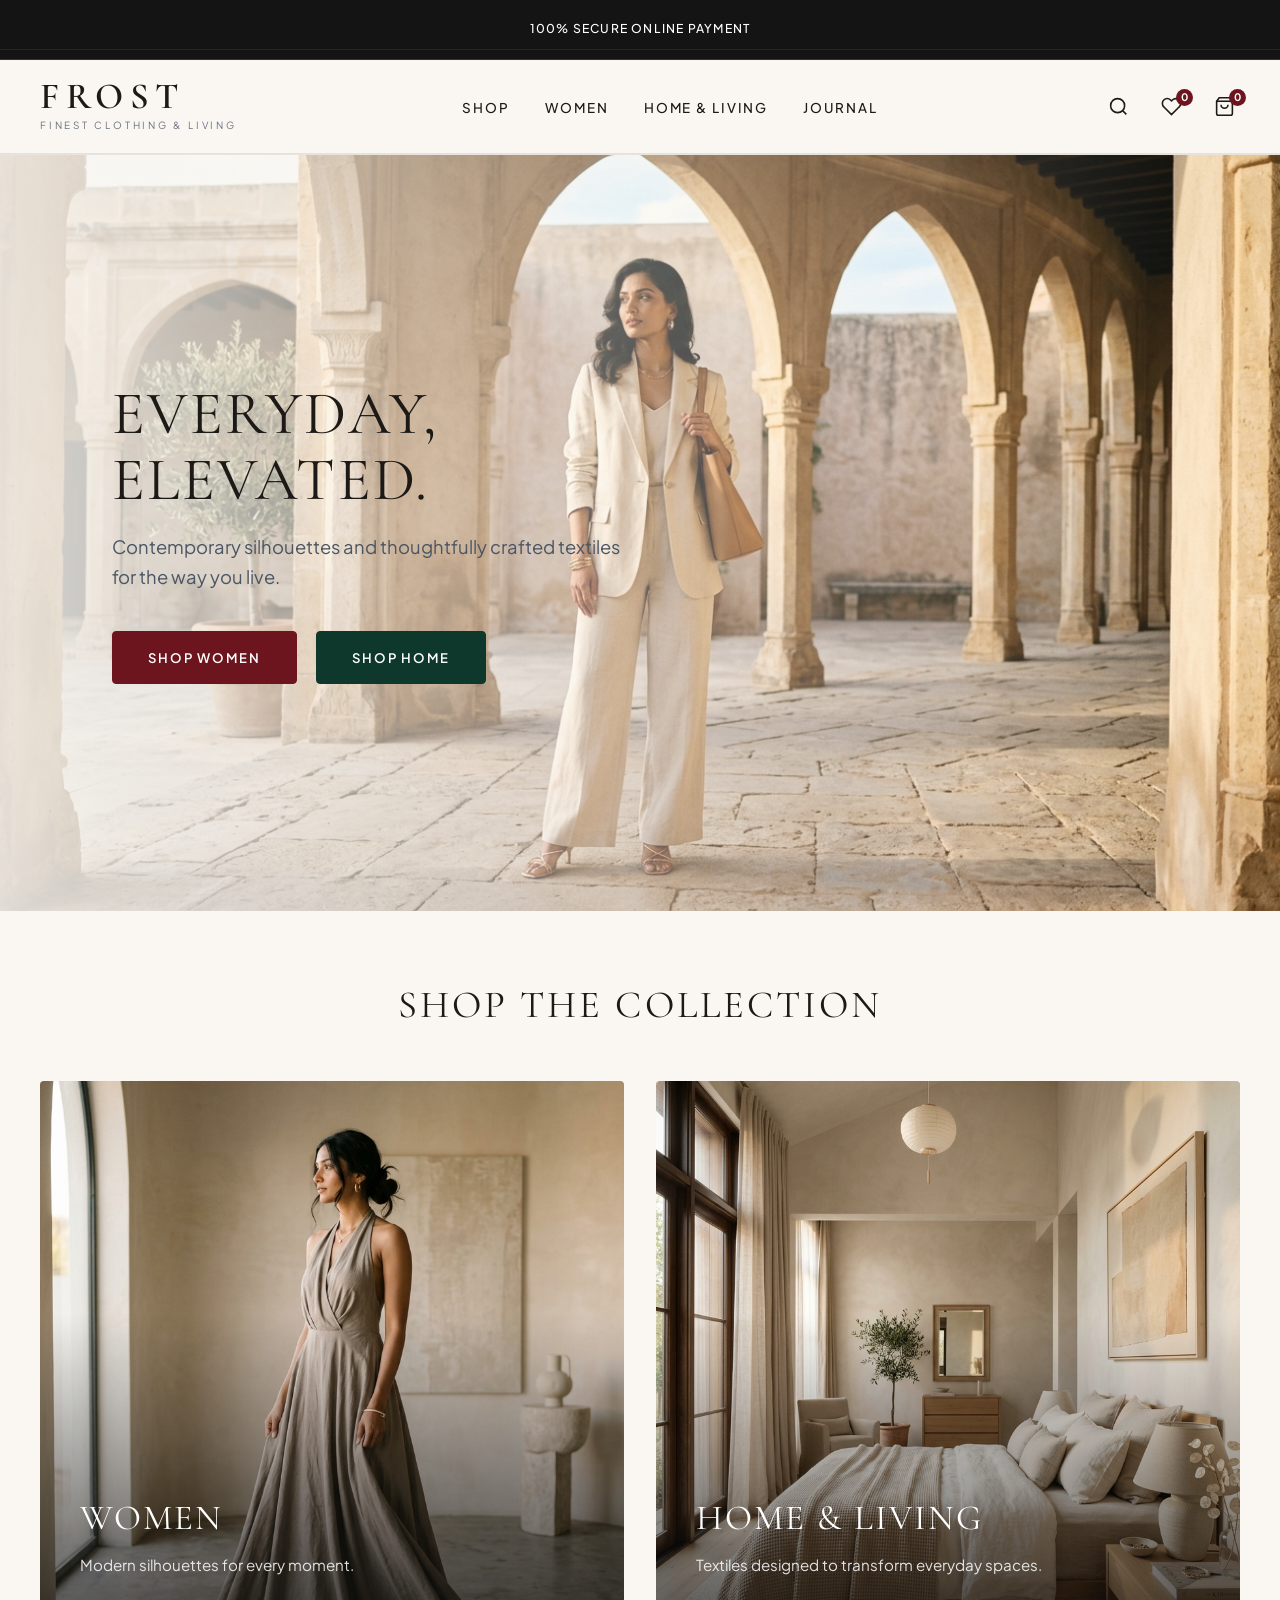
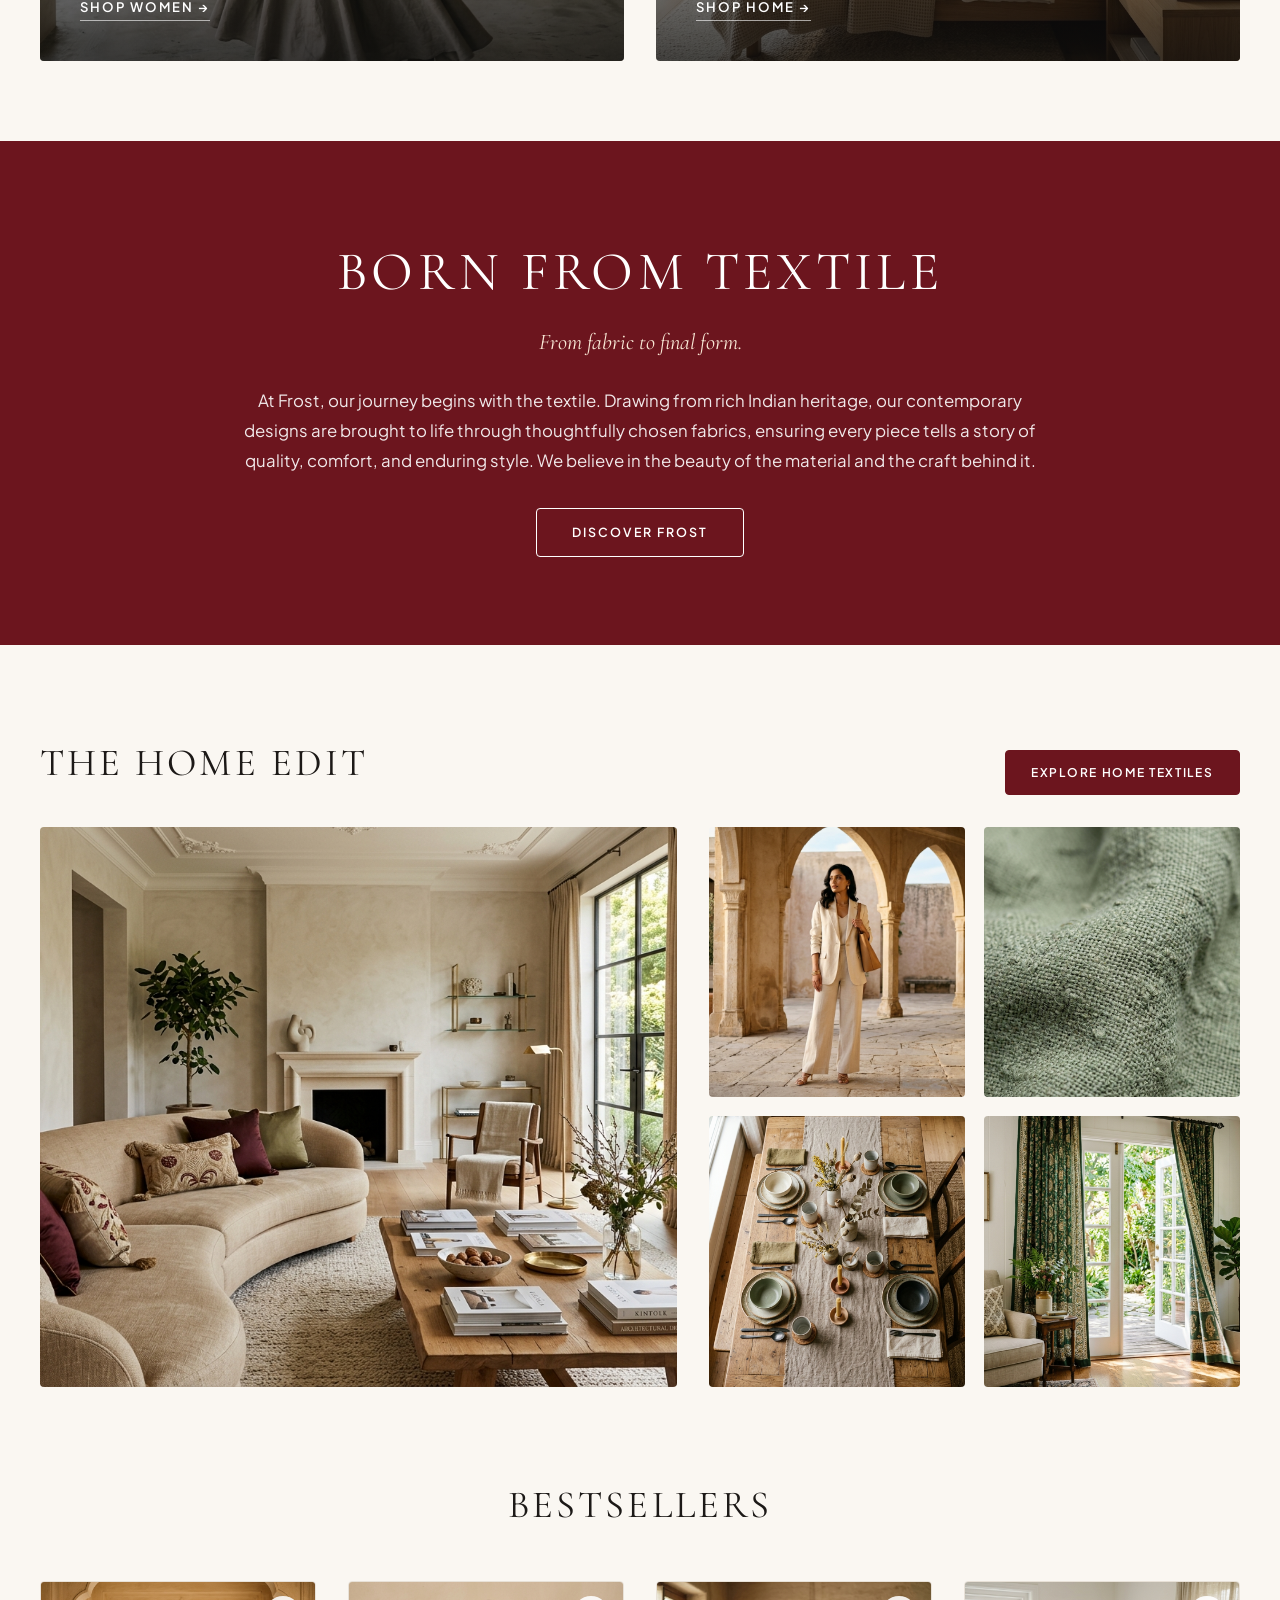
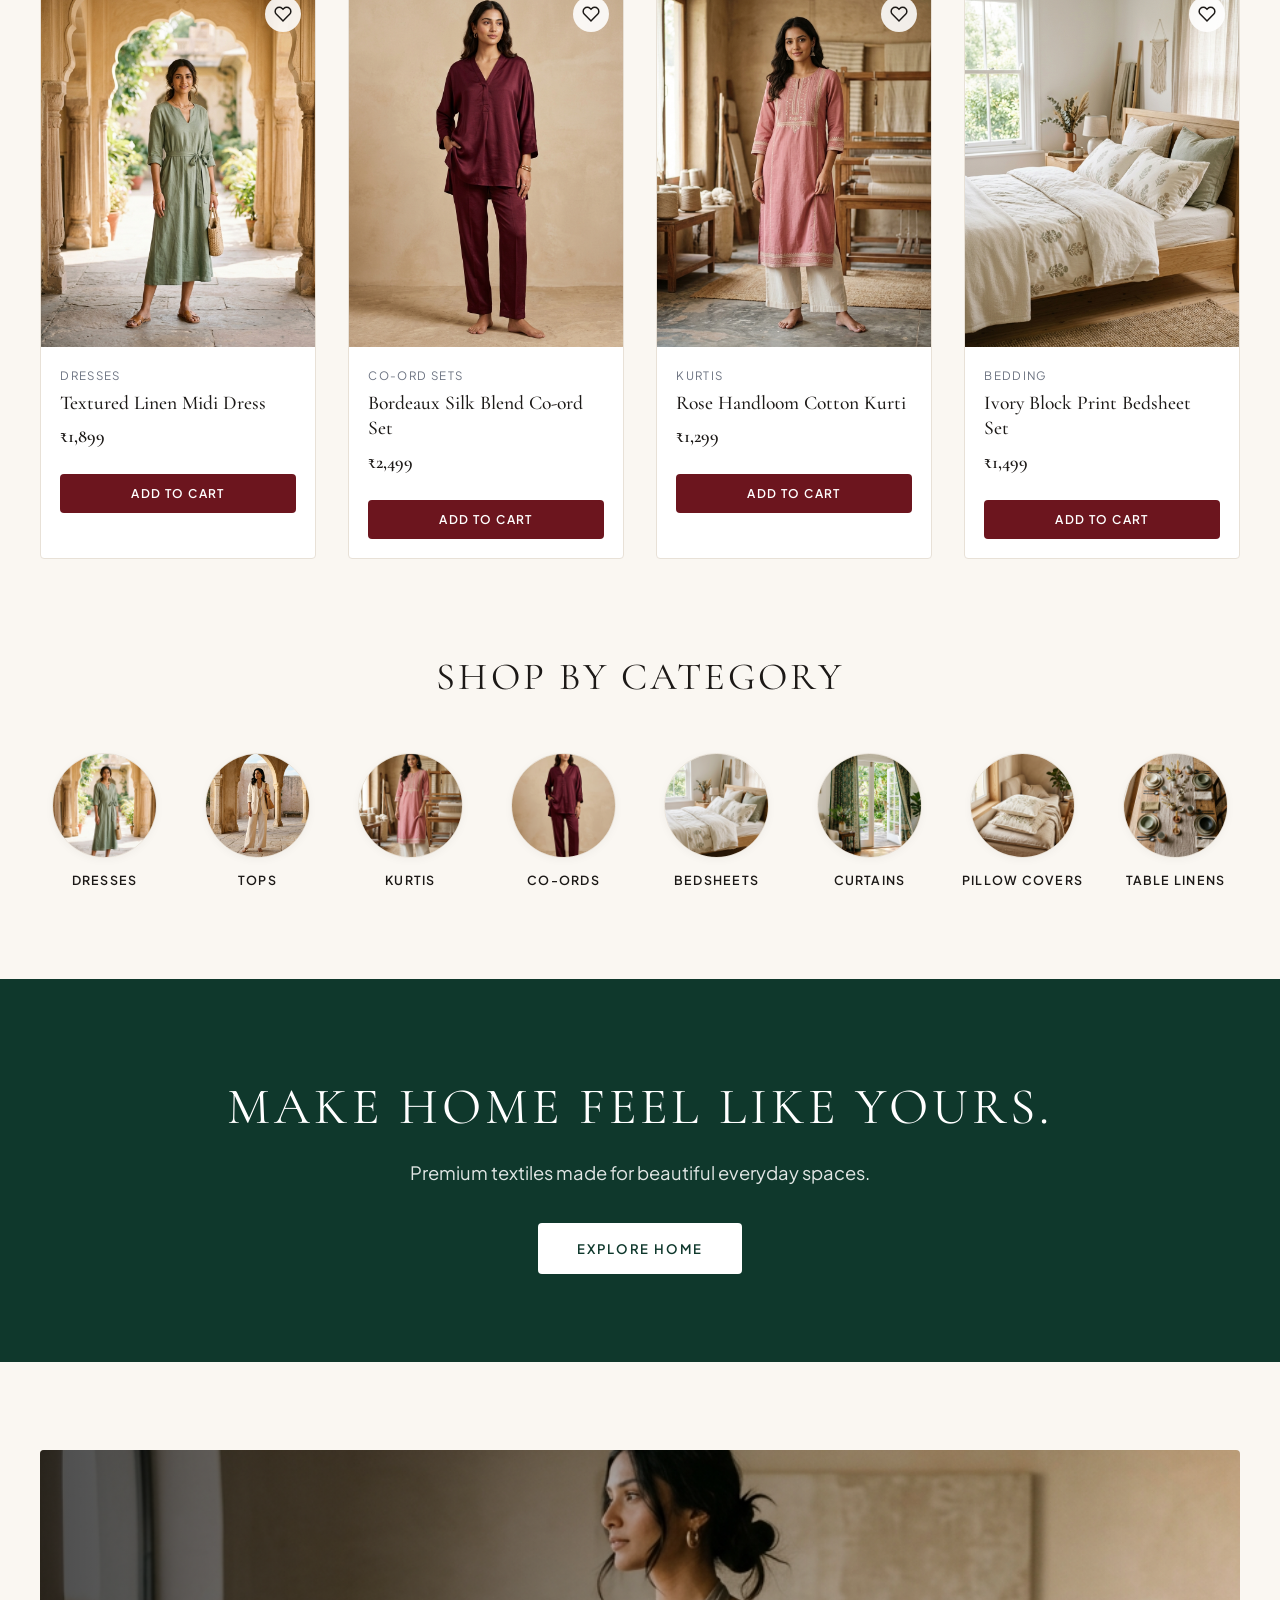
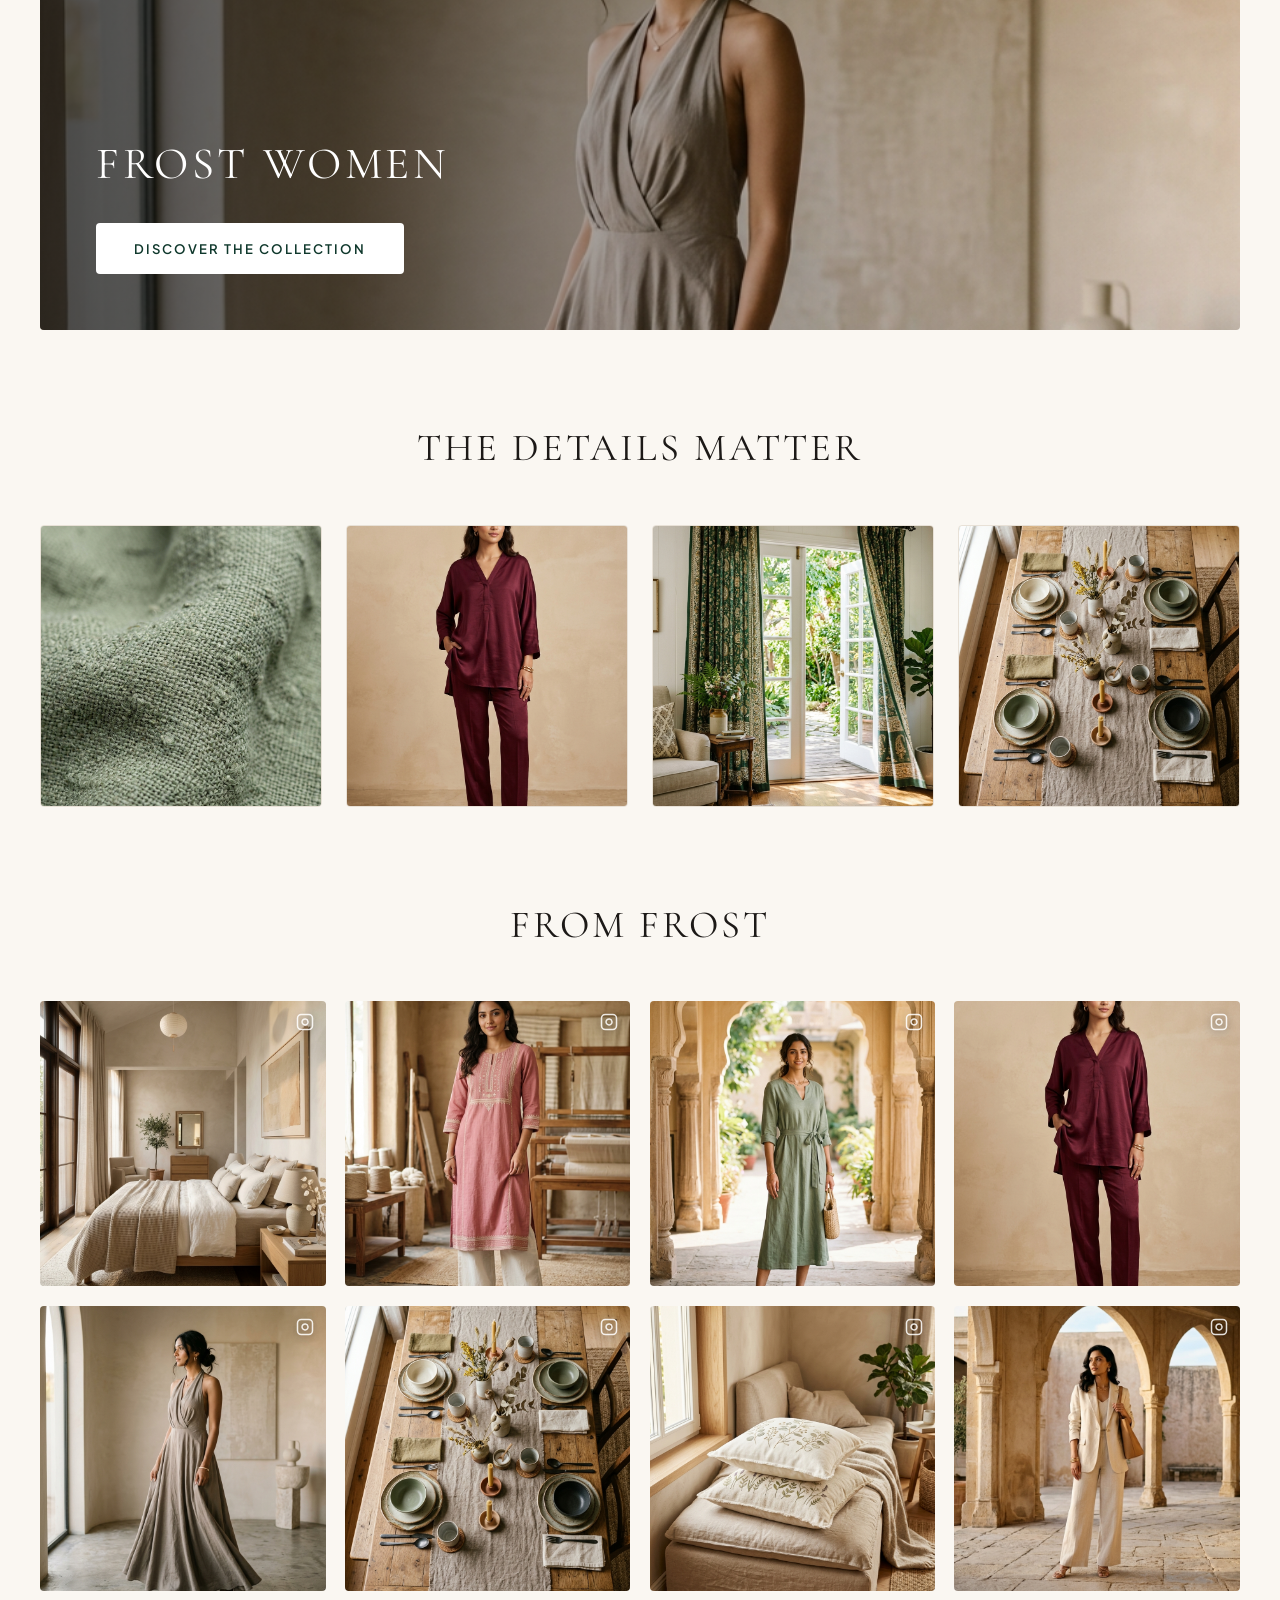
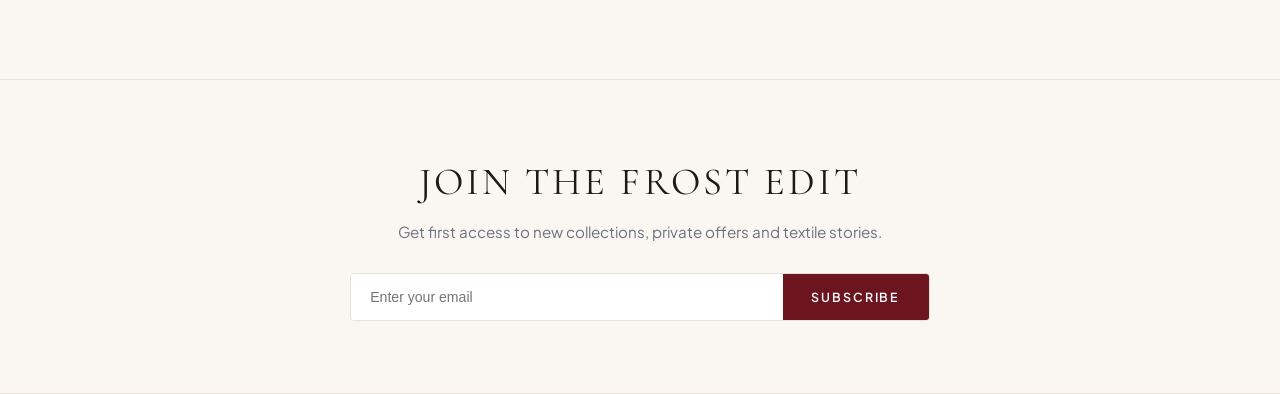
<file: index.html>
<!DOCTYPE html>
<html lang="en">
<head>
  <meta charset="UTF-8" />
  <meta name="viewport" content="width=device-width, initial-scale=1.0" />
  <meta name="description" content="FROST | Everyday, Elevated. Contemporary women's silhouettes and thoughtfully crafted home textiles made for everyday living." />
  <title>FROST | Everyday, Elevated — Women's Fashion &amp; Refined Home Living</title>

  <!-- Google Fonts: Cormorant Garamond, Playfair Display, Plus Jakarta Sans -->
  <link rel="preconnect" href="https://fonts.googleapis.com" />
  <link rel="preconnect" href="https://fonts.gstatic.com" crossorigin />
  <link href="https://fonts.googleapis.com/css2?family=Cormorant+Garamond:ital,wght@0,300;0,400;0,500;0,600;0,700;1,400&family=Playfair+Display:ital,wght@0,400;0,500;0,600;0,700;1,400&family=Plus+Jakarta+Sans:wght@300;400;500;600;700&display=swap" rel="stylesheet" />

  <!-- Stylesheet -->
  <link rel="stylesheet" href="styles.css" />
</head>
<body>

  <!-- Injected Announcement Top Bar -->
  <div id="frost-topbar"></div>

  <!-- Injected Luxury Header -->
  <div id="frost-header"></div>

  <main>
    <!-- ==========================================
         HERO SECTION: EVERYDAY, ELEVATED
         ========================================== -->
    <section class="hero-editorial-redesign" style="background-image: url('images/hero_editorial.jpg');" aria-label="Hero Editorial">
      <div class="hero-editorial-overlay"></div>
      <div class="hero-editorial-content">
        <h1 class="hero-title-redesign">EVERYDAY, ELEVATED.</h1>
        <p class="hero-desc-redesign">
          Contemporary silhouettes and thoughtfully crafted textiles for the way you live.
        </p>
        <div class="hero-cta-buttons">
          <a href="shop.html?cat=women" class="btn-burgundy">SHOP WOMEN</a>
          <a href="shop.html?cat=home" class="btn-green">SHOP HOME</a>
        </div>
      </div>
    </section>

    <!-- ==========================================
         SHOP THE COLLECTION (SPLIT BANNERS)
         ========================================== -->
    <section class="split-collection-section" aria-label="Shop The Collection">
      <div class="section-headline-center">
        <h2>SHOP THE COLLECTION</h2>
      </div>
      <div class="split-cards-grid">
        <!-- Women Card -->
        <a href="shop.html?cat=women" class="split-card-item">
          <img src="images/women_banner.jpg" alt="Women's Collection - Contemporary Silhouettes" loading="lazy" />
          <div class="split-card-gradient"></div>
          <div class="split-card-caption">
            <h3 class="split-card-title">WOMEN</h3>
            <p class="split-card-sub">Modern silhouettes for every moment.</p>
            <span class="split-card-action">SHOP WOMEN &rarr;</span>
          </div>
        </a>

        <!-- Home & Living Card -->
        <a href="shop.html?cat=home" class="split-card-item">
          <img src="images/home_banner.jpg" alt="Home & Living - Refined Textiles" loading="lazy" />
          <div class="split-card-gradient"></div>
          <div class="split-card-caption">
            <h3 class="split-card-title">HOME &amp; LIVING</h3>
            <p class="split-card-sub">Textiles designed to transform everyday spaces.</p>
            <span class="split-card-action">SHOP HOME &rarr;</span>
          </div>
        </a>
      </div>
    </section>

    <!-- ==========================================
         BORN FROM TEXTILE (BORDEAUX EDITORIAL)
         ========================================== -->
    <section class="born-from-textile-banner" aria-label="Brand Narrative">
      <div class="born-textile-inner">
        <h2 class="born-textile-title">BORN FROM TEXTILE</h2>
        <div class="born-textile-sub">From fabric to final form.</div>
        <p class="born-textile-desc">
          At Frost, our journey begins with the textile. Drawing from rich Indian heritage, our contemporary designs are brought to life through thoughtfully chosen fabrics, ensuring every piece tells a story of quality, comfort, and enduring style. We believe in the beauty of the material and the craft behind it.
        </p>
        <a href="heritage.html" class="born-textile-btn">DISCOVER FROST</a>
      </div>
    </section>

    <!-- ==========================================
         THE HOME EDIT
         ========================================== -->
    <section class="home-edit-section" aria-label="The Home Edit">
      <div class="home-edit-header">
        <h2>THE HOME EDIT</h2>
        <a href="shop.html?cat=home" class="btn-burgundy" style="padding:0.75rem 1.6rem;font-size:0.75rem;">EXPLORE HOME TEXTILES</a>
      </div>
      <div class="home-edit-grid">
        <div class="home-edit-large-img">
          <img src="images/home_edit_room.jpg" alt="The Home Edit - Serene Living Sanctuary" loading="lazy" />
        </div>
        <div class="home-edit-collage">
          <div class="home-edit-collage-tile">
            <img src="images/hero_editorial.jpg" alt="Tailored Styling" loading="lazy" />
          </div>
          <div class="home-edit-collage-tile">
            <img src="images/sage_fabric.jpg" alt="Pure Slub Linen Weave" loading="lazy" />
          </div>
          <div class="home-edit-collage-tile">
            <img src="images/table_runner.jpg" alt="Textured Table Linens" loading="lazy" />
          </div>
          <div class="home-edit-collage-tile">
            <img src="images/curtains_green.jpg" alt="Bagh Print Drapery" loading="lazy" />
          </div>
        </div>
      </div>
    </section>

    <!-- ==========================================
         BESTSELLERS
         ========================================== -->
    <section class="product-showcase-section" aria-label="Bestsellers">
      <div class="section-headline-center">
        <h2>BESTSELLERS</h2>
      </div>
      <div class="product-grid-4col" id="home-bestsellers-grid">
        <!-- Rendered dynamically from live product catalog -->
      </div>
    </section>

    <!-- ==========================================
         SHOP BY CATEGORY (CIRCULAR PILLS)
         ========================================== -->
    <section class="shop-by-category-section" aria-label="Shop By Category">
      <div class="section-headline-center">
        <h2>SHOP BY CATEGORY</h2>
      </div>
      <div class="category-circles-grid">
        <a href="shop.html?cat=women&sub=dresses" class="category-circle-item">
          <div class="category-circle-thumb">
            <img src="images/sage_linen_dress.jpg" alt="Dresses" loading="lazy" />
          </div>
          <span class="category-circle-name">Dresses</span>
        </a>
        <a href="shop.html?cat=women&sub=tops" class="category-circle-item">
          <div class="category-circle-thumb">
            <img src="images/hero_editorial.jpg" alt="Tops" loading="lazy" />
          </div>
          <span class="category-circle-name">Tops</span>
        </a>
        <a href="shop.html?cat=women&sub=kurtis" class="category-circle-item">
          <div class="category-circle-thumb">
            <img src="images/rose_kurti.jpg" alt="Kurtis" loading="lazy" />
          </div>
          <span class="category-circle-name">Kurtis</span>
        </a>
        <a href="shop.html?cat=women&sub=coords" class="category-circle-item">
          <div class="category-circle-thumb">
            <img src="images/bordeaux_coord.jpg" alt="Co-ords" loading="lazy" />
          </div>
          <span class="category-circle-name">Co-ords</span>
        </a>
        <a href="shop.html?cat=home&sub=bedsheets" class="category-circle-item">
          <div class="category-circle-thumb">
            <img src="images/blockprint_bedsheet.jpg" alt="Bedsheets" loading="lazy" />
          </div>
          <span class="category-circle-name">Bedsheets</span>
        </a>
        <a href="shop.html?cat=home&sub=curtains" class="category-circle-item">
          <div class="category-circle-thumb">
            <img src="images/curtains_green.jpg" alt="Curtains" loading="lazy" />
          </div>
          <span class="category-circle-name">Curtains</span>
        </a>
        <a href="shop.html?cat=home&sub=cushions" class="category-circle-item">
          <div class="category-circle-thumb">
            <img src="images/cushion_cream.jpg" alt="Pillow Covers" loading="lazy" />
          </div>
          <span class="category-circle-name">Pillow Covers</span>
        </a>
        <a href="shop.html?cat=home&sub=tableware" class="category-circle-item">
          <div class="category-circle-thumb">
            <img src="images/table_runner.jpg" alt="Table Linens" loading="lazy" />
          </div>
          <span class="category-circle-name">Table Linens</span>
        </a>
      </div>
    </section>

    <!-- ==========================================
         MAKE HOME FEEL LIKE YOURS (DEEP GREEN BANNER)
         ========================================== -->
    <section class="green-statement-banner" aria-label="Make Home Feel Like Yours">
      <h2 class="green-statement-title">MAKE HOME FEEL LIKE YOURS.</h2>
      <p class="green-statement-sub">Premium textiles made for beautiful everyday spaces.</p>
      <a href="shop.html?cat=home" class="green-statement-btn">EXPLORE HOME</a>
    </section>

    <!-- ==========================================
         FROST WOMEN BANNER
         ========================================== -->
    <section class="frost-women-banner-section" aria-label="Frost Women">
      <div class="frost-women-banner-card" style="background-image: url('images/women_banner.jpg');">
        <div class="frost-women-banner-overlay"></div>
        <div class="frost-women-banner-content">
          <h2 class="frost-women-banner-title">FROST WOMEN</h2>
          <a href="shop.html?cat=women" class="green-statement-btn">DISCOVER THE COLLECTION</a>
        </div>
      </div>
    </section>

    <!-- ==========================================
         THE DETAILS MATTER (MACRO TEXTURES)
         ========================================== -->
    <section class="details-matter-section" aria-label="The Details Matter">
      <div class="section-headline-center">
        <h2>THE DETAILS MATTER</h2>
      </div>
      <div class="details-matter-grid">
        <div class="details-tile">
          <img src="images/sage_fabric.jpg" alt="Crisp Slub Linen Weave" loading="lazy" />
        </div>
        <div class="details-tile">
          <img src="images/bordeaux_coord.jpg" alt="Bordeaux Pure Silk Blend" loading="lazy" />
        </div>
        <div class="details-tile">
          <img src="images/curtains_green.jpg" alt="Hand-carved Bagh Print Motif" loading="lazy" />
        </div>
        <div class="details-tile">
          <img src="images/table_runner.jpg" alt="Fine Fringed Border Stitching" loading="lazy" />
        </div>
      </div>
    </section>

    <!-- ==========================================
         FROM FROST (@frostclothing)
         ========================================== -->
    <section class="from-frost-section" aria-label="Community Showcase">
      <div class="section-headline-center">
        <h2>FROM FROST</h2>
      </div>
      <div class="from-frost-grid">
        <div class="from-frost-tile">
          <img src="images/home_banner.jpg" alt="Frost Bedroom Sanctuary" loading="lazy" />
          <svg class="from-frost-insta-icon" width="18" height="18" viewBox="0 0 24 24" fill="none" stroke="currentColor" stroke-width="2"><rect x="2" y="2" width="20" height="20" rx="5" ry="5"/><path d="M16 11.37A4 4 0 1 1 12.63 8 4 4 0 0 1 16 11.37z"/><line x1="17.5" y1="6.5" x2="17.51" y2="6.5"/></svg>
        </div>
        <div class="from-frost-tile">
          <img src="images/rose_kurti.jpg" alt="Dusty Rose Linen" loading="lazy" />
          <svg class="from-frost-insta-icon" width="18" height="18" viewBox="0 0 24 24" fill="none" stroke="currentColor" stroke-width="2"><rect x="2" y="2" width="20" height="20" rx="5" ry="5"/><path d="M16 11.37A4 4 0 1 1 12.63 8 4 4 0 0 1 16 11.37z"/><line x1="17.5" y1="6.5" x2="17.51" y2="6.5"/></svg>
        </div>
        <div class="from-frost-tile">
          <img src="images/sage_linen_dress.jpg" alt="Sage Linen Silhouette" loading="lazy" />
          <svg class="from-frost-insta-icon" width="18" height="18" viewBox="0 0 24 24" fill="none" stroke="currentColor" stroke-width="2"><rect x="2" y="2" width="20" height="20" rx="5" ry="5"/><path d="M16 11.37A4 4 0 1 1 12.63 8 4 4 0 0 1 16 11.37z"/><line x1="17.5" y1="6.5" x2="17.51" y2="6.5"/></svg>
        </div>
        <div class="from-frost-tile">
          <img src="images/bordeaux_coord.jpg" alt="Bordeaux Silk Tunic" loading="lazy" />
          <svg class="from-frost-insta-icon" width="18" height="18" viewBox="0 0 24 24" fill="none" stroke="currentColor" stroke-width="2"><rect x="2" y="2" width="20" height="20" rx="5" ry="5"/><path d="M16 11.37A4 4 0 1 1 12.63 8 4 4 0 0 1 16 11.37z"/><line x1="17.5" y1="6.5" x2="17.51" y2="6.5"/></svg>
        </div>
        <div class="from-frost-tile">
          <img src="images/women_banner.jpg" alt="Atelier Shoot" loading="lazy" />
          <svg class="from-frost-insta-icon" width="18" height="18" viewBox="0 0 24 24" fill="none" stroke="currentColor" stroke-width="2"><rect x="2" y="2" width="20" height="20" rx="5" ry="5"/><path d="M16 11.37A4 4 0 1 1 12.63 8 4 4 0 0 1 16 11.37z"/><line x1="17.5" y1="6.5" x2="17.51" y2="6.5"/></svg>
        </div>
        <div class="from-frost-tile">
          <img src="images/table_runner.jpg" alt="Dining Lifestyle" loading="lazy" />
          <svg class="from-frost-insta-icon" width="18" height="18" viewBox="0 0 24 24" fill="none" stroke="currentColor" stroke-width="2"><rect x="2" y="2" width="20" height="20" rx="5" ry="5"/><path d="M16 11.37A4 4 0 1 1 12.63 8 4 4 0 0 1 16 11.37z"/><line x1="17.5" y1="6.5" x2="17.51" y2="6.5"/></svg>
        </div>
        <div class="from-frost-tile">
          <img src="images/cushion_cream.jpg" alt="Cushions Detail" loading="lazy" />
          <svg class="from-frost-insta-icon" width="18" height="18" viewBox="0 0 24 24" fill="none" stroke="currentColor" stroke-width="2"><rect x="2" y="2" width="20" height="20" rx="5" ry="5"/><path d="M16 11.37A4 4 0 1 1 12.63 8 4 4 0 0 1 16 11.37z"/><line x1="17.5" y1="6.5" x2="17.51" y2="6.5"/></svg>
        </div>
        <div class="from-frost-tile">
          <img src="images/hero_editorial.jpg" alt="Editorial Campaign" loading="lazy" />
          <svg class="from-frost-insta-icon" width="18" height="18" viewBox="0 0 24 24" fill="none" stroke="currentColor" stroke-width="2"><rect x="2" y="2" width="20" height="20" rx="5" ry="5"/><path d="M16 11.37A4 4 0 1 1 12.63 8 4 4 0 0 1 16 11.37z"/><line x1="17.5" y1="6.5" x2="17.51" y2="6.5"/></svg>
        </div>
      </div>
    </section>

    <!-- ==========================================
         JOIN THE FROST EDIT (NEWSLETTER)
         ========================================== -->
    <section class="newsletter-frost-section" aria-label="Newsletter Subscription">
      <div class="newsletter-frost-inner">
        <h2 class="newsletter-frost-title">JOIN THE FROST EDIT</h2>
        <p class="newsletter-frost-sub">Get first access to new collections, private offers and textile stories.</p>
        <form id="newsletter-form-home" onsubmit="event.preventDefault(); showToast('Thank you for subscribing to The Frost Edit.'); this.reset();">
          <div class="newsletter-input-group">
            <input type="email" placeholder="Enter your email" required />
            <button type="submit">SUBSCRIBE</button>
          </div>
        </form>
      </div>
    </section>
  </main>

  <!-- Injected Footer + Drawers + Modals + Mobile Bottom Navigation -->
  <div id="frost-footer-area"></div>

  <!-- Scripts -->
  <script src="supabase-client.js"></script>
  <script src="shared.js"></script>
  <script>
    function renderHomeCatalog() {
      if (typeof refreshProductsFromStorage === 'function') refreshProductsFromStorage();
      const deleted = JSON.parse(localStorage.getItem('frost_deleted_products') || '[]');
      const activeProducts = (typeof FROST_PRODUCTS !== 'undefined' ? FROST_PRODUCTS : [])
        .filter(p => !deleted.includes(p.id) && p.active !== false);

      function createProductCardHtml(p) {
        return `
          <div class="product-card-frost" data-id="${p.id}">
            <div class="card-media-wrap">
              <a href="product.html?id=${p.id}">
                <img src="${p.image}" alt="${p.title}" loading="lazy" />
              </a>
              ${p.badge ? `<span class="card-badge-frost">${p.badge}</span>` : ''}
              <button class="card-wishlist-toggle" onclick="toggleWishlist('${p.id}')" aria-label="Save to Wishlist">
                <svg width="18" height="18" viewBox="0 0 24 24" fill="none" stroke="currentColor" stroke-width="2"><path d="M20.84 4.61a5.5 5.5 0 0 0-7.78 0L12 5.67l-1.06-1.06a5.5 5.5 0 0 0-7.78 7.78l1.06 1.06L12 21.23l7.78-7.78 1.06-1.06a5.5 5.5 0 0 0 0-7.78z"/></svg>
              </button>
              <button class="card-quick-add-bar" onclick="addToCart('${p.id}')">QUICK ADD</button>
            </div>
            <div class="card-info-wrap">
              <span class="card-category-tag">${p.categoryName || (p.category === 'home' ? 'Home & Living' : 'Women')}</span>
              <a href="product.html?id=${p.id}" class="card-product-title">${p.title}</a>
              <span class="card-product-price">${typeof formatCurrency === 'function' ? formatCurrency(p.priceINR) : '₹' + p.priceINR}</span>
              <button class="card-btn-add" onclick="addToCart('${p.id}')">ADD TO CART</button>
            </div>
          </div>
        `;
      }

      const bestContainer = document.getElementById('home-bestsellers-grid');
      if (!bestContainer) return;
      if (activeProducts.length === 0) {
        bestContainer.innerHTML = `
          <div style="grid-column:1/-1; text-align:center; padding:3.5rem 1rem; color:var(--text-muted);">
            <p style="font-family:var(--font-serif); font-size:1.25rem; color:var(--frost-dark); margin-bottom:0.5rem; letter-spacing:0.05em;">New Collection Arriving Soon</p>
            <p style="font-size:0.88rem; max-width:420px; margin:0 auto; line-height:1.6;">Our artisans are curating our newest handcrafted edit. Check back shortly or explore our bespoke creations in the store.</p>
          </div>
        `;
      } else {
        bestContainer.innerHTML = activeProducts.slice(0, 4).map(createProductCardHtml).join('');
      }
    }

    window.addEventListener('frost:products-updated', renderHomeCatalog);
    window.addEventListener('storage', (e) => {
      if (e.key && e.key.startsWith('frost_')) {
        renderHomeCatalog();
      }
    });
    document.addEventListener('DOMContentLoaded', renderHomeCatalog);
  </script>
</body>
</html>
</file>
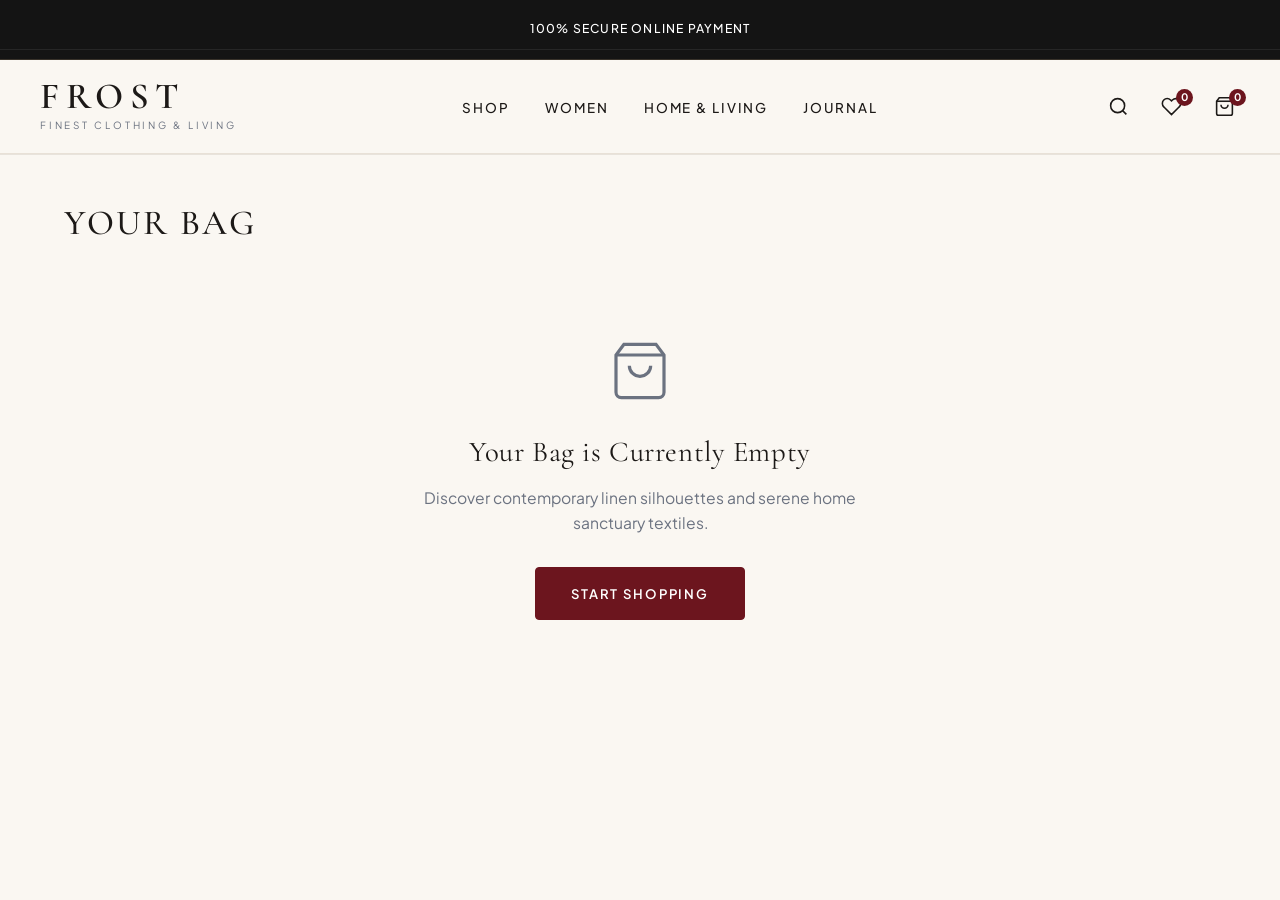
<file: cart.html>
<!DOCTYPE html>
<html lang="en">
<head>
  <meta charset="UTF-8" />
  <meta name="viewport" content="width=device-width, initial-scale=1.0" />
  <meta name="description" content="Your Shopping Bag | FROST — Review your selected pieces and proceed to seamless guest checkout." />
  <title>Your Bag | FROST</title>

  <!-- Google Fonts: Cormorant Garamond, Playfair Display, Plus Jakarta Sans -->
  <link rel="preconnect" href="https://fonts.googleapis.com" />
  <link rel="preconnect" href="https://fonts.gstatic.com" crossorigin />
  <link href="https://fonts.googleapis.com/css2?family=Cormorant+Garamond:ital,wght@0,300;0,400;0,500;0,600;0,700;1,400&family=Playfair+Display:ital,wght@0,400;0,500;0,600;0,700;1,400&family=Plus+Jakarta+Sans:wght@300;400;500;600;700&display=swap" rel="stylesheet" />

  <!-- Stylesheet -->
  <link rel="stylesheet" href="styles.css" />
  <style>
    .cart-page-main {
      max-width: 1200px;
      margin: 0 auto;
      padding: 2.5rem 1.5rem 5rem;
    }
    .cart-title-heading {
      font-family: var(--font-serif);
      font-size: 2.2rem;
      letter-spacing: 0.06em;
      text-transform: uppercase;
      font-weight: 500;
      color: var(--text-dark);
      margin-bottom: 1.5rem;
    }
    .cart-free-shipping-card {
      background: var(--frost-cream);
      border: 1px solid var(--frost-border);
      border-radius: var(--radius-sm);
      padding: 1rem 1.4rem;
      margin-bottom: 2rem;
    }
    .cart-ship-label {
      font-size: 0.86rem;
      color: var(--text-dark);
      margin-bottom: 0.5rem;
    }
    .cart-ship-track {
      width: 100%;
      height: 6px;
      background: rgba(0,0,0,0.08);
      border-radius: 4px;
      overflow: hidden;
    }
    .cart-ship-progress {
      height: 100%;
      background: var(--frost-burgundy);
      transition: width 0.3s ease;
    }

    .cart-split-grid {
      display: grid;
      grid-template-columns: 1.6fr 1fr;
      gap: 3rem;
      align-items: start;
    }

    /* Cart Items Table/List */
    .cart-item-card {
      display: grid;
      grid-template-columns: 90px 1fr auto auto;
      gap: 1.5rem;
      align-items: center;
      padding: 1.4rem 0;
      border-bottom: 1px solid var(--frost-border);
    }
    .cart-item-thumb {
      width: 90px;
      height: 110px;
      border-radius: var(--radius-sm);
      object-fit: cover;
      background: var(--frost-cream);
      cursor: pointer;
    }
    .cart-item-title {
      font-family: var(--font-serif);
      font-size: 1.15rem;
      font-weight: 600;
      color: var(--text-dark);
      margin-bottom: 0.3rem;
      text-decoration: none;
      display: block;
    }
    .cart-item-variant {
      font-size: 0.8rem;
      color: var(--text-muted);
      margin-bottom: 0.6rem;
    }
    .cart-remove-link {
      background: none;
      border: none;
      font-size: 0.76rem;
      color: var(--frost-burgundy);
      text-decoration: underline;
      cursor: pointer;
      padding: 0;
    }

    /* Stepper */
    .cart-qty-ctrl {
      display: flex;
      align-items: center;
      border: 1px solid var(--frost-border);
      border-radius: var(--radius-sm);
      background: #ffffff;
      height: 38px;
    }
    .cart-qty-ctrl button {
      background: none;
      border: none;
      width: 30px;
      height: 100%;
      font-size: 1rem;
      cursor: pointer;
      color: var(--text-dark);
    }
    .cart-qty-ctrl span {
      padding: 0 0.5rem;
      font-weight: 600;
      font-size: 0.85rem;
    }
    .cart-item-total-price {
      font-weight: 700;
      font-size: 1.05rem;
      color: var(--text-dark);
      text-align: right;
      min-width: 90px;
    }

    /* Summary Card */
    .cart-summary-box {
      background: #ffffff;
      border: 1px solid var(--frost-border);
      border-radius: var(--radius-sm);
      padding: 2rem;
      box-shadow: var(--shadow-sm);
      position: sticky;
      top: 100px;
    }
    .cart-summary-heading {
      font-family: var(--font-serif);
      font-size: 1.4rem;
      font-weight: 600;
      letter-spacing: 0.04em;
      text-transform: uppercase;
      padding-bottom: 1rem;
      margin-bottom: 1.2rem;
      border-bottom: 1px solid var(--frost-border);
    }
    .cart-coupon-box {
      display: flex;
      gap: 0.5rem;
      margin-bottom: 1.2rem;
    }
    .cart-coupon-box input {
      flex: 1;
      padding: 0.65rem 0.8rem;
      border: 1px solid var(--frost-border);
      border-radius: var(--radius-sm);
      font-size: 0.85rem;
      outline: none;
      text-transform: uppercase;
    }
    .cart-coupon-box button {
      padding: 0 1.2rem;
      background: var(--text-dark);
      color: #ffffff;
      border: none;
      border-radius: var(--radius-sm);
      font-size: 0.8rem;
      font-weight: 600;
      cursor: pointer;
    }
    .summary-calc-row {
      display: flex;
      justify-content: space-between;
      font-size: 0.9rem;
      color: var(--text-muted);
      margin-bottom: 0.8rem;
    }
    .summary-calc-row.total-row {
      font-size: 1.2rem;
      font-weight: 700;
      color: var(--text-dark);
      padding-top: 1rem;
      margin-top: 1rem;
      border-top: 1px solid var(--frost-border);
    }
    .btn-checkout-burgundy-full {
      display: block;
      width: 100%;
      text-align: center;
      padding: 1rem;
      background: var(--frost-burgundy);
      color: #ffffff;
      font-weight: 700;
      font-size: 0.9rem;
      letter-spacing: 0.1em;
      text-transform: uppercase;
      text-decoration: none;
      border-radius: var(--radius-sm);
      margin-top: 1.5rem;
      transition: background 0.2s ease, transform 0.15s ease;
      cursor: pointer;
      border: none;
    }
    .btn-checkout-burgundy-full:hover {
      background: #4a0e14;
      transform: translateY(-1px);
    }

    @media (max-width: 850px) {
      .cart-split-grid {
        grid-template-columns: 1fr;
        gap: 2rem;
      }
      .cart-item-card {
        grid-template-columns: 75px 1fr auto;
        gap: 1rem;
      }
      .cart-item-total-price {
        grid-column: 2 / -1;
        text-align: left;
        margin-top: 0.4rem;
      }
    }
  </style>
</head>
<body>

  <!-- Injected Announcement Top Bar -->
  <div id="frost-topbar"></div>

  <!-- Injected Luxury Header -->
  <div id="frost-header"></div>

  <main class="cart-page-main">
    <h1 class="cart-title-heading">YOUR BAG</h1>

    <!-- Empty Bag State -->
    <div id="empty-cart-state" style="display:none; text-align:center; padding: 4rem 1rem;">
      <svg width="64" height="64" viewBox="0 0 24 24" fill="none" stroke="currentColor" stroke-width="1.2" style="color:var(--text-muted); margin-bottom:1.2rem;"><path d="M6 2L3 6v14a2 2 0 0 0 2 2h14a2 2 0 0 0 2-2V6l-3-4z"/><line x1="3" y1="6" x2="21" y2="6"/><path d="M16 10a4 4 0 0 1-8 0"/></svg>
      <h2 style="font-family:var(--font-serif); font-size:1.8rem; margin-bottom:0.6rem;">Your Bag is Currently Empty</h2>
      <p style="color:var(--text-muted); margin-bottom:2rem; max-width:440px; margin-left:auto; margin-right:auto;">
        Discover contemporary linen silhouettes and serene home sanctuary textiles.
      </p>
      <a href="shop.html" class="btn-burgundy" style="display:inline-block;">START SHOPPING</a>
    </div>

    <!-- Active Cart View -->
    <div id="active-cart-view">
      <!-- Free Shipping Tracker -->
      <div class="cart-free-shipping-card">
        <div class="cart-ship-label" id="cart-page-ship-label">
          Add ₹1,499 more for FREE SHIPPING
        </div>
        <div class="cart-ship-track">
          <div class="cart-ship-progress" id="cart-page-ship-progress" style="width: 0%;"></div>
        </div>
      </div>

      <div class="cart-split-grid">
        <!-- Cart Items List Column -->
        <div class="cart-items-column">
          <div id="cart-page-items-list">
            <!-- Rendered via JS -->
          </div>

          <!-- Gift wrap option -->
          <div style="margin-top: 2rem; padding: 1.2rem; background:#ffffff; border:1px solid var(--frost-border); border-radius:var(--radius-sm); display:flex; gap:0.8rem; align-items:flex-start;">
            <input type="checkbox" id="gift-pack-toggle" style="accent-color:var(--frost-burgundy); width:18px; height:18px; margin-top:2px;" onchange="toggleGiftWrap(this)" />
            <div>
              <label for="gift-pack-toggle" style="font-weight:600; font-size:0.88rem; color:var(--text-dark); cursor:pointer;">
                Bespoke Keepsake Packaging &amp; Handwritten Card (+₹450)
              </label>
              <p style="font-size:0.8rem; color:var(--text-muted); margin-top:0.2rem; line-height:1.4;">
                Presented in our signature bordeaux gift box tied with handwoven zari ribbon.
              </p>
            </div>
          </div>

          <!-- Trust Strip -->
          <div style="display:grid; grid-template-columns:repeat(3, 1fr); gap:1rem; margin-top:1.5rem; text-align:center; padding:1.2rem; background:var(--frost-cream); border-radius:var(--radius-sm);">
            <div>
              <strong style="display:block; font-size:0.82rem; color:var(--text-dark);">100% Pure Linen</strong>
              <span style="font-size:0.75rem; color:var(--text-muted);">Artisanal quality</span>
            </div>
            <div>
              <strong style="display:block; font-size:0.82rem; color:var(--text-dark);">Prepaid Security</strong>
              <span style="font-size:0.75rem; color:var(--text-muted);">100% SSL encryption</span>
            </div>
            <div>
              <strong style="display:block; font-size:0.82rem; color:var(--text-dark);">7-Day Easy Return</strong>
              <span style="font-size:0.75rem; color:var(--text-muted);">Doorstep pickup</span>
            </div>
          </div>
        </div>

        <!-- Summary Column -->
        <div class="cart-summary-column">
          <div class="cart-summary-box">
            <h3 class="cart-summary-heading">Order Summary</h3>

            <!-- Coupon Group -->
            <div class="cart-coupon-box">
              <input type="text" id="cart-coupon-input" placeholder="Coupon (e.g. FROST10)" />
              <button type="button" onclick="applyCouponCode()">Apply</button>
            </div>
            <div id="coupon-feedback" style="font-size:0.78rem; margin-top:-0.6rem; margin-bottom:1rem;"></div>

            <!-- Breakdown -->
            <div class="summary-calc-row">
              <span>Subtotal</span>
              <span id="sum-subtotal">₹0</span>
            </div>
            <div class="summary-calc-row" id="sum-disc-row" style="display:none; color:#15803d; font-weight:600;">
              <span>Privilege Discount</span>
              <span id="sum-discount">-₹0</span>
            </div>
            <div class="summary-calc-row" id="sum-gift-row" style="display:none;">
              <span>Keepsake Packaging</span>
              <span>+₹450</span>
            </div>
            <div class="summary-calc-row">
              <span>Delivery</span>
              <span id="sum-shipping">FREE</span>
            </div>
            <div class="summary-calc-row total-row">
              <span>Total Payable</span>
              <span id="sum-total">₹0</span>
            </div>

            <button type="button" class="btn-checkout-burgundy-full" onclick="window.location.href='checkout.html'">
              PROCEED TO CHECKOUT &rarr;
            </button>

            <div style="text-align:center; font-size:0.75rem; color:var(--text-muted); margin-top:1.2rem; line-height:1.5;">
              🔒 Instant Guest Checkout · No Account Required.<br/>UPI · RuPay · Visa · Mastercard · Net Banking
            </div>
          </div>
        </div>
      </div>
    </div>
  </main>

  <!-- Injected Footer + Drawers + Modals + Mobile Bottom Navigation -->
  <div id="frost-footer-area"></div>

  <!-- Scripts -->
  <script src="supabase-client.js"></script>
  <script src="shared.js"></script>
  <script>
    function renderBagPage() {
      const emptyView = document.getElementById('empty-cart-state');
      const activeView = document.getElementById('active-cart-view');
      const listEl = document.getElementById('cart-page-items-list');

      if (!cart || cart.length === 0) {
        if (emptyView) emptyView.style.display = 'block';
        if (activeView) activeView.style.display = 'none';
        return;
      }

      if (emptyView) emptyView.style.display = 'none';
      if (activeView) activeView.style.display = 'block';

      // Render items
      listEl.innerHTML = cart.map((item, idx) => `
        <div class="cart-item-card">
          <img src="${item.image}" alt="${item.title}" class="cart-item-thumb" onclick="window.location.href='product.html?id=${item.id}'" />
          <div>
            <a href="product.html?id=${item.id}" class="cart-item-title">${item.title}</a>
            <div class="cart-item-variant">${item.option || 'Standard Edition'}</div>
            <button class="cart-remove-link" onclick="removeFromCart(${idx}); renderBagPage();">✕ Remove</button>
          </div>
          <div class="cart-qty-ctrl">
            <button onclick="updateCartQty(${idx}, -1); renderBagPage();">−</button>
            <span>${item.qty}</span>
            <button onclick="updateCartQty(${idx}, 1); renderBagPage();">+</button>
          </div>
          <div class="cart-item-total-price">
            ${formatCurrency(item.priceINR * item.qty)}
          </div>
        </div>
      `).join('');

      // Summary
      const t = getCartTotals();
      document.getElementById('sum-subtotal').textContent = formatCurrency(t.subtotal);
      document.getElementById('sum-shipping').textContent = t.freeShip ? 'FREE' : formatCurrency(t.ship);
      document.getElementById('sum-total').textContent = formatCurrency(t.total);

      const discRow = document.getElementById('sum-disc-row');
      if (t.disc > 0) {
        discRow.style.display = 'flex';
        document.getElementById('sum-discount').textContent = `-${formatCurrency(t.disc)}`;
      } else {
        discRow.style.display = 'none';
      }

      const giftRow = document.getElementById('sum-gift-row');
      if (isGiftWrapped) {
        giftRow.style.display = 'flex';
      } else {
        giftRow.style.display = 'none';
      }

      // Free shipping bar
      const threshold = (typeof FROST_CONFIG !== 'undefined' && FROST_CONFIG.freeShipThreshold) || 1499;
      const progressEl = document.getElementById('cart-page-ship-progress');
      const labelEl = document.getElementById('cart-page-ship-label');
      const pct = Math.min(100, Math.round((t.subtotal / threshold) * 100));
      if (progressEl) progressEl.style.width = `${pct}%`;
      if (labelEl) {
        labelEl.innerHTML = t.subtotal >= threshold
          ? '✨ <strong>Complimentary Free Shipping Unlocked!</strong>'
          : `Add <strong>${formatCurrency(threshold - t.subtotal)}</strong> more for <strong>FREE SHIPPING</strong>`;
      }
    }

    function toggleGiftWrap(checkbox) {
      isGiftWrapped = checkbox.checked;
      updateCartUI();
      renderBagPage();
    }

    function applyCouponCode() {
      const input = document.getElementById('cart-coupon-input');
      const code = input.value.trim().toUpperCase();
      const feedback = document.getElementById('coupon-feedback');

      if (code === 'FROST10' || code === 'FROST15' || code === 'FABINDIA15') {
        const discountPct = (code === 'FROST15' || code === 'FABINDIA15') ? 15 : 10;
        appliedDiscount = discountPct;
        localStorage.setItem('frost_promo', JSON.stringify({ code, discount: discountPct }));
        feedback.innerHTML = `<span style="color:#15803d; font-weight:600;">✓ Code ${code} applied! ${discountPct}% off.</span>`;
        updateCartUI();
      } else {
        feedback.innerHTML = `<span style="color:#b91c1c;">Invalid code. Try FROST10 or FROST15.</span>`;
      }
      renderBagPage();
    }

    window.addEventListener('frost:products-updated', renderBagPage);
    window.addEventListener('storage', (e) => {
      if (e.key === 'frost_cart') {
        cart = JSON.parse(localStorage.getItem('frost_cart') || '[]');
        renderBagPage();
      }
    });

    document.addEventListener('DOMContentLoaded', () => {
      try {
        const savedPromo = JSON.parse(localStorage.getItem('frost_promo') || 'null');
        if (savedPromo && savedPromo.discount) {
          appliedDiscount = Number(savedPromo.discount);
          const feedback = document.getElementById('coupon-feedback');
          if (feedback) feedback.innerHTML = `<span style="color:#15803d; font-weight:600;">✓ Code ${savedPromo.code} applied! ${savedPromo.discount}% off.</span>`;
          const input = document.getElementById('cart-coupon-input');
          if (input) input.value = savedPromo.code;
        }
      } catch(e) {}
      renderBagPage();
    });
  </script>
</body>
</html>
</file>
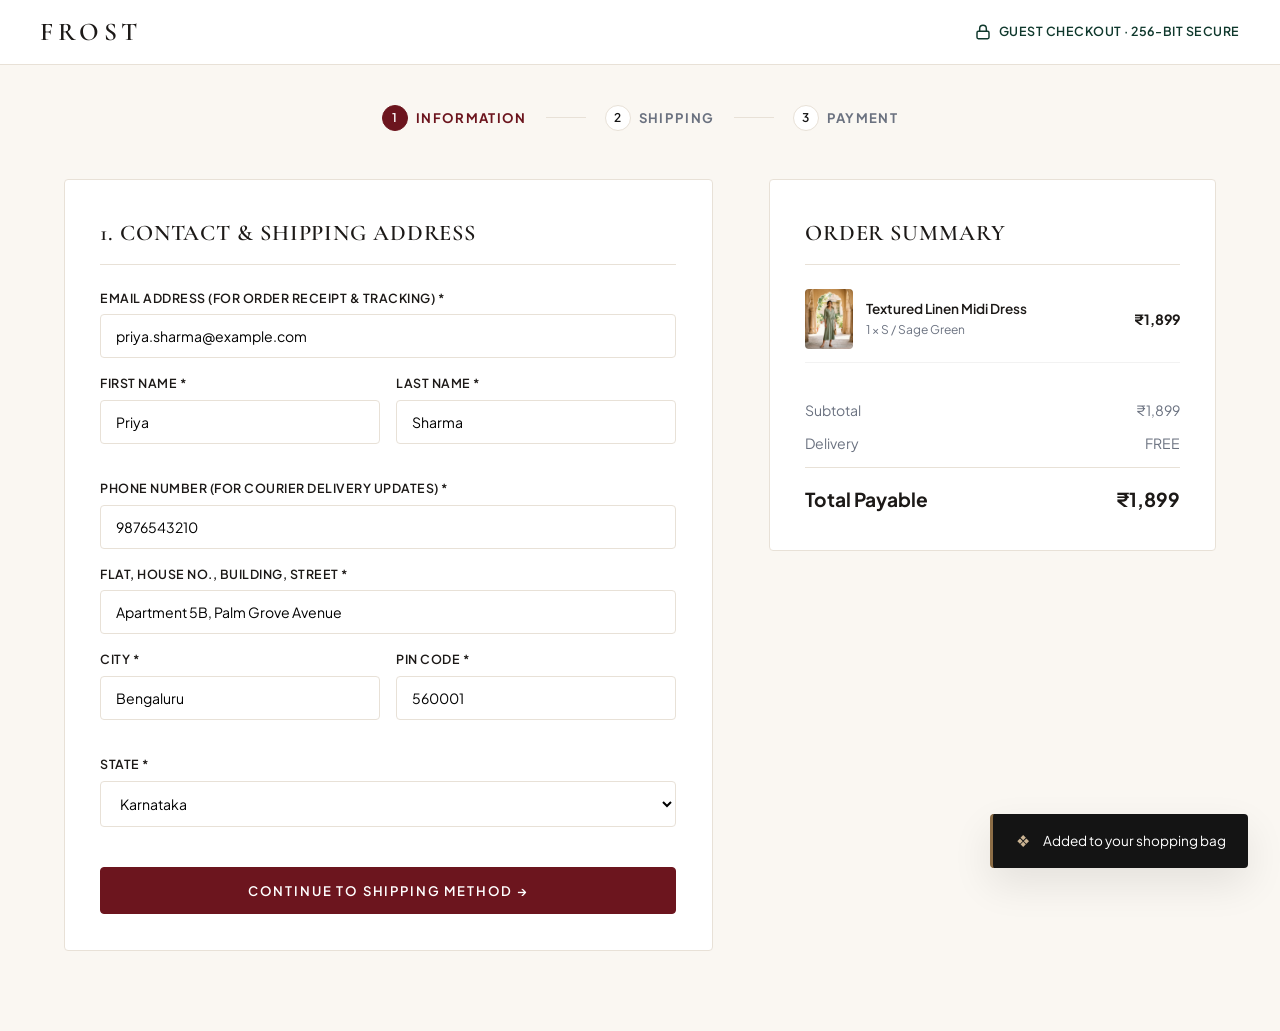
<file: checkout.html>
<!DOCTYPE html>
<html lang="en">
<head>
  <meta charset="UTF-8" />
  <meta name="viewport" content="width=device-width, initial-scale=1.0" />
  <meta name="description" content="FROST Checkout — Seamless, secure 3-step guest checkout. Fast online payments via UPI, Cards, and Net Banking." />
  <title>Checkout | FROST</title>

  <!-- Google Fonts: Cormorant Garamond, Playfair Display, Plus Jakarta Sans -->
  <link rel="preconnect" href="https://fonts.googleapis.com" />
  <link rel="preconnect" href="https://fonts.gstatic.com" crossorigin />
  <link href="https://fonts.googleapis.com/css2?family=Cormorant+Garamond:ital,wght@0,300;0,400;0,500;0,600;0,700;1,400&family=Playfair+Display:ital,wght@0,400;0,500;0,600;0,700;1,400&family=Plus+Jakarta+Sans:wght@300;400;500;600;700&display=swap" rel="stylesheet" />

  <!-- Stylesheet -->
  <link rel="stylesheet" href="styles.css" />
  <style>
    /* Checkout Redesign Specific Styles */
    .checkout-nav-header {
      background: #ffffff;
      border-bottom: 1px solid var(--frost-border);
      padding: 1.2rem 2rem;
    }
    .checkout-nav-inner {
      max-width: 1200px;
      margin: 0 auto;
      display: flex;
      justify-content: space-between;
      align-items: center;
    }
    .checkout-badge-secure {
      display: flex;
      align-items: center;
      gap: 0.5rem;
      font-size: 0.78rem;
      color: var(--frost-green);
      font-weight: 600;
      letter-spacing: 0.04em;
    }

    .checkout-wrapper {
      max-width: 1200px;
      margin: 0 auto;
      padding: 2.5rem 1.5rem 5rem;
    }

    /* 3-Step Breadcrumb / Stepper */
    .checkout-stepper-3step {
      display: flex;
      align-items: center;
      justify-content: center;
      gap: 1.2rem;
      margin-bottom: 3rem;
    }
    .step-node {
      display: flex;
      align-items: center;
      gap: 0.5rem;
      font-size: 0.82rem;
      font-weight: 700;
      letter-spacing: 0.1em;
      text-transform: uppercase;
      color: var(--text-muted);
    }
    .step-node.active {
      color: var(--frost-burgundy);
    }
    .step-node.completed {
      color: var(--frost-green);
    }
    .step-circle {
      width: 26px;
      height: 26px;
      border-radius: 50%;
      display: flex;
      align-items: center;
      justify-content: center;
      font-size: 0.75rem;
      border: 1.5px solid var(--frost-border);
      background: #ffffff;
    }
    .step-node.active .step-circle {
      background: var(--frost-burgundy);
      color: #ffffff;
      border-color: var(--frost-burgundy);
    }
    .step-node.completed .step-circle {
      background: var(--frost-green);
      color: #ffffff;
      border-color: var(--frost-green);
    }
    .step-line {
      width: 40px;
      height: 1px;
      background: var(--frost-border);
    }

    /* 2-Column Checkout Layout */
    .checkout-columns {
      display: grid;
      grid-template-columns: 1.45fr 1fr;
      gap: 3.5rem;
      align-items: start;
    }

    .checkout-card {
      background: #ffffff;
      border: 1px solid var(--frost-border);
      border-radius: var(--radius-sm);
      padding: 2.2rem;
    }
    .checkout-section-title {
      font-family: var(--font-serif);
      font-size: 1.4rem;
      font-weight: 600;
      letter-spacing: 0.04em;
      text-transform: uppercase;
      color: var(--text-dark);
      margin-bottom: 1.5rem;
      padding-bottom: 0.8rem;
      border-bottom: 1px solid var(--frost-border);
    }

    /* Form Fields */
    .form-grid-2col {
      display: grid;
      grid-template-columns: 1fr 1fr;
      gap: 1rem;
      margin-bottom: 1.2rem;
    }
    .form-col-full {
      grid-column: 1 / -1;
    }
    .form-field {
      display: flex;
      flex-direction: column;
      gap: 0.35rem;
      margin-bottom: 1rem;
    }
    .form-field label {
      font-size: 0.78rem;
      font-weight: 600;
      color: var(--text-dark);
      text-transform: uppercase;
      letter-spacing: 0.04em;
    }
    .form-field input,
    .form-field select {
      padding: 0.75rem 0.9rem;
      border: 1px solid var(--frost-border);
      border-radius: var(--radius-sm);
      font-family: var(--font-sans);
      font-size: 0.88rem;
      outline: none;
      background: #ffffff;
      transition: border-color 0.2s ease;
    }
    .form-field input:focus,
    .form-field select:focus {
      border-color: var(--frost-burgundy);
    }

    /* Shipping Option Cards */
    .ship-method-card {
      display: flex;
      justify-content: space-between;
      align-items: center;
      padding: 1.1rem 1.3rem;
      border: 1.5px solid var(--frost-border);
      border-radius: var(--radius-sm);
      margin-bottom: 0.8rem;
      cursor: pointer;
      background: #ffffff;
      transition: all 0.2s ease;
    }
    .ship-method-card.selected {
      border-color: var(--frost-burgundy);
      background: rgba(108, 21, 30, 0.03);
    }
    .ship-method-info {
      display: flex;
      align-items: center;
      gap: 0.8rem;
    }
    .ship-method-info strong {
      display: block;
      font-size: 0.88rem;
      color: var(--text-dark);
    }
    .ship-method-info span {
      font-size: 0.78rem;
      color: var(--text-muted);
    }

    /* Payment Tabs */
    .pay-methods-grid {
      display: grid;
      grid-template-columns: repeat(3, 1fr);
      gap: 0.6rem;
      margin-bottom: 1.8rem;
    }
    .pay-tab-btn {
      padding: 0.9rem 0.6rem;
      border: 1.5px solid var(--frost-border);
      background: #ffffff;
      border-radius: var(--radius-sm);
      font-size: 0.82rem;
      font-weight: 700;
      color: var(--text-dark);
      cursor: pointer;
      text-align: center;
      transition: all 0.2s ease;
    }
    .pay-tab-btn.active {
      border-color: var(--frost-green);
      background: rgba(15, 56, 44, 0.05);
      color: var(--frost-green);
    }

    /* Payment Green CTA */
    .btn-pay-green-full {
      width: 100%;
      height: 52px;
      background: var(--frost-green);
      color: #ffffff;
      border: none;
      border-radius: var(--radius-sm);
      font-family: var(--font-sans);
      font-size: 0.95rem;
      font-weight: 700;
      letter-spacing: 0.1em;
      text-transform: uppercase;
      display: flex;
      align-items: center;
      justify-content: center;
      gap: 0.6rem;
      cursor: pointer;
      transition: background 0.2s ease, transform 0.15s ease;
      margin-top: 1.5rem;
    }
    .btn-pay-green-full:hover {
      background: #09261e;
      transform: translateY(-1px);
    }

    /* Order Confirmation View */
    .confirmation-hero {
      text-align: center;
      padding: 3rem 1rem;
      max-width: 640px;
      margin: 0 auto;
    }
    .confirm-check-circle {
      width: 64px;
      height: 64px;
      border-radius: 50%;
      background: var(--frost-green);
      color: #ffffff;
      display: flex;
      align-items: center;
      justify-content: center;
      font-size: 2rem;
      margin: 0 auto 1.5rem;
    }

    @media (max-width: 900px) {
      .checkout-columns {
        grid-template-columns: 1fr;
        gap: 2rem;
      }
      .form-grid-2col {
        grid-template-columns: 1fr;
      }
    }
  </style>
</head>
<body style="background:#FAF7F2;">

  <!-- Header -->
  <header class="checkout-nav-header">
    <div class="checkout-nav-inner">
      <a href="index.html" class="brand-logo-frost" aria-label="FROST Homepage" style="text-decoration:none;">
        <span class="logo-text" style="font-family:var(--font-serif); font-size:1.6rem; font-weight:600; letter-spacing:0.18em; color:var(--text-dark);">FROST</span>
      </a>
      <div class="checkout-badge-secure">
        <svg width="16" height="16" viewBox="0 0 24 24" fill="none" stroke="currentColor" stroke-width="2.2"><rect x="3" y="11" width="18" height="11" rx="2" ry="2"/><path d="M7 11V7a5 5 0 0 1 10 0v4"/></svg>
        <span>GUEST CHECKOUT · 256-BIT SECURE</span>
      </div>
    </div>
  </header>

  <main class="checkout-wrapper">
    <!-- 3-Step Stepper -->
    <div class="checkout-stepper-3step">
      <div class="step-node active" id="step-node-1">
        <span class="step-circle">1</span>
        <span>Information</span>
      </div>
      <div class="step-line"></div>
      <div class="step-node" id="step-node-2">
        <span class="step-circle">2</span>
        <span>Shipping</span>
      </div>
      <div class="step-line"></div>
      <div class="step-node" id="step-node-3">
        <span class="step-circle">3</span>
        <span>Payment</span>
      </div>
    </div>

    <!-- Active Checkout Grid (Step 1, 2, 3) -->
    <div class="checkout-columns" id="checkout-interactive-grid">
      <!-- Left Forms Column -->
      <div class="checkout-left-pane">
        
        <!-- STEP 1: CONTACT & ADDRESS -->
        <div id="checkout-step-1" class="checkout-card">
          <h2 class="checkout-section-title">1. Contact &amp; Shipping Address</h2>
          <form id="form-step-1" onsubmit="handleProceedToStep2(event)">
            <div class="form-field">
              <label for="co-email">Email Address (for order receipt &amp; tracking) *</label>
              <input type="email" id="co-email" required placeholder="name@domain.com" value="priya.sharma@example.com" />
            </div>

            <div class="form-grid-2col">
              <div class="form-field">
                <label for="co-fname">First Name *</label>
                <input type="text" id="co-fname" required placeholder="Priya" value="Priya" />
              </div>
              <div class="form-field">
                <label for="co-lname">Last Name *</label>
                <input type="text" id="co-lname" required placeholder="Sharma" value="Sharma" />
              </div>
            </div>

            <div class="form-field">
              <label for="co-phone">Phone Number (for Courier delivery updates) *</label>
              <input type="tel" id="co-phone" required placeholder="9876543210" pattern="[0-9]{10}" maxlength="10" value="9876543210" />
            </div>

            <div class="form-field">
              <label for="co-address">Flat, House No., Building, Street *</label>
              <input type="text" id="co-address" required placeholder="Apartment 5B, Palm Grove Avenue" value="Apartment 5B, Palm Grove Avenue" />
            </div>

            <div class="form-grid-2col">
              <div class="form-field">
                <label for="co-city">City *</label>
                <input type="text" id="co-city" required placeholder="Bengaluru" value="Bengaluru" />
              </div>
              <div class="form-field">
                <label for="co-pincode">PIN Code *</label>
                <input type="text" id="co-pincode" required placeholder="560001" pattern="[0-9]{6}" maxlength="6" value="560001" />
              </div>
            </div>

            <div class="form-field">
              <label for="co-state">State *</label>
              <select id="co-state" required>
                <option value="Karnataka" selected>Karnataka</option>
                <option value="Maharashtra">Maharashtra</option>
                <option value="Delhi">Delhi</option>
                <option value="Tamil Nadu">Tamil Nadu</option>
                <option value="Telangana">Telangana</option>
                <option value="West Bengal">West Bengal</option>
                <option value="Rajasthan">Rajasthan</option>
                <option value="Gujarat">Gujarat</option>
                <option value="Uttar Pradesh">Uttar Pradesh</option>
              </select>
            </div>

            <button type="submit" class="btn-burgundy" style="width:100%; margin-top:1.5rem; padding:0.9rem;">
              CONTINUE TO SHIPPING METHOD &rarr;
            </button>
          </form>
        </div>

        <!-- STEP 2: SHIPPING METHOD -->
        <div id="checkout-step-2" class="checkout-card" style="display:none;">
          <div style="display:flex; justify-content:space-between; align-items:center; margin-bottom:1.5rem; padding-bottom:0.8rem; border-bottom:1px solid var(--frost-border);">
            <h2 class="checkout-section-title" style="margin:0; border:none; padding:0;">2. Shipping Method</h2>
            <button onclick="goToCheckoutStep(1)" style="background:none; border:none; color:var(--frost-burgundy); font-size:0.8rem; cursor:pointer; text-decoration:underline;">
              Edit Address
            </button>
          </div>

          <div style="background:#FAF7F2; padding:1rem; border-radius:var(--radius-sm); margin-bottom:1.5rem; font-size:0.84rem; line-height:1.5;">
            <div style="font-weight:600; color:var(--text-dark);" id="summary-shipping-address">Priya Sharma, Bengaluru - 560001</div>
            <div style="color:var(--text-muted);" id="summary-shipping-email">priya.sharma@example.com · +91 9876543210</div>
          </div>

          <div class="ship-method-card selected" id="method-standard" onclick="selectShippingSpeed('standard', 0)">
            <div class="ship-method-info">
              <input type="radio" name="ship_speed" checked style="accent-color:var(--frost-burgundy);" />
              <div>
                <strong>Standard Insured Delivery (3–5 Days)</strong>
                <span>Pan-India complimentary on orders above ₹1,499</span>
              </div>
            </div>
            <strong style="color:var(--frost-green); font-size:0.88rem;">FREE</strong>
          </div>

          <div class="ship-method-card" id="method-express" onclick="selectShippingSpeed('express', 99)">
            <div class="ship-method-info">
              <input type="radio" name="ship_speed" style="accent-color:var(--frost-burgundy);" />
              <div>
                <strong>Express Air Priority (24–48 Hours)</strong>
                <span>Direct air freight with priority warehouse dispatch</span>
              </div>
            </div>
            <strong style="font-size:0.88rem;">+₹99</strong>
          </div>

          <button type="button" class="btn-burgundy" style="width:100%; margin-top:1.5rem; padding:0.9rem;" onclick="goToCheckoutStep(3)">
            CONTINUE TO PAYMENT &rarr;
          </button>
        </div>

        <!-- STEP 3: PAYMENT METHOD (ONLINE ONLY, NO COD) -->
        <div id="checkout-step-3" class="checkout-card" style="display:none;">
          <div style="display:flex; justify-content:space-between; align-items:center; margin-bottom:1.5rem; padding-bottom:0.8rem; border-bottom:1px solid var(--frost-border);">
            <h2 class="checkout-section-title" style="margin:0; border:none; padding:0;">3. Online Payment</h2>
            <button onclick="goToCheckoutStep(2)" style="background:none; border:none; color:var(--frost-burgundy); font-size:0.8rem; cursor:pointer; text-decoration:underline;">
              Edit Shipping
            </button>
          </div>

          <div class="pay-methods-grid">
            <button type="button" class="pay-tab-btn active" onclick="switchPayMode('upi', this)">
              📱 UPI &amp; QR
            </button>
            <button type="button" class="pay-tab-btn" onclick="switchPayMode('card', this)">
              💳 Card
            </button>
            <button type="button" class="pay-tab-btn" onclick="switchPayMode('netbanking', this)">
              🏛️ Net Banking
            </button>
          </div>

          <!-- UPI Mode -->
          <div id="pay-mode-upi" class="pay-sub-panel">
            <div style="text-align:center; padding:1.2rem; background:#FAF7F2; border-radius:var(--radius-sm); margin-bottom:1.2rem;">
              <span style="font-size:0.75rem; text-transform:uppercase; letter-spacing:0.08em; color:var(--text-muted); font-weight:700;">Instant UPI QR Code</span>
              <div style="margin:1rem auto; width:120px; height:120px; background:#ffffff; padding:8px; border:1px solid var(--frost-border); border-radius:var(--radius-sm); display:flex; align-items:center; justify-content:center;">
                <!-- SVG QR Code -->
                <svg viewBox="0 0 100 100" width="104" height="104">
                  <rect x="0" y="0" width="100" height="100" fill="white"/>
                  <rect x="10" y="10" width="26" height="26" fill="#0F382C"/>
                  <rect x="15" y="15" width="16" height="16" fill="white"/>
                  <rect x="18" y="18" width="10" height="10" fill="#0F382C"/>
                  <rect x="64" y="10" width="26" height="26" fill="#0F382C"/>
                  <rect x="69" y="15" width="16" height="16" fill="white"/>
                  <rect x="72" y="18" width="10" height="10" fill="#0F382C"/>
                  <rect x="10" y="64" width="26" height="26" fill="#0F382C"/>
                  <rect x="15" y="69" width="16" height="16" fill="white"/>
                  <rect x="18" y="72" width="10" height="10" fill="#0F382C"/>
                  <rect x="42" y="12" width="6" height="6" fill="#0F382C"/>
                  <rect x="48" y="45" width="10" height="10" fill="#6C151E"/>
                  <rect x="65" y="45" width="8" height="8" fill="#0F382C"/>
                  <rect x="42" y="70" width="6" height="6" fill="#0F382C"/>
                </svg>
              </div>
              <span style="font-size:0.75rem; color:var(--text-muted);">Scan with Google Pay, PhonePe, Paytm, or BHIM</span>
            </div>

            <div class="form-field">
              <label for="upi-id-input">Or Enter UPI ID / VPA</label>
              <input type="text" id="upi-id-input" placeholder="mobile@upi or name@okhdfcbank" value="priya@okaxis" />
            </div>
          </div>

          <!-- Card Mode -->
          <div id="pay-mode-card" class="pay-sub-panel" style="display:none;">
            <div class="form-field">
              <label for="card-num">Card Number</label>
              <input type="text" id="card-num" placeholder="4532 •••• •••• 8891" maxlength="19" value="4532 8901 2345 8891" />
            </div>
            <div class="form-grid-2col">
              <div class="form-field">
                <label for="card-exp">Expiry (MM/YY)</label>
                <input type="text" id="card-exp" placeholder="08/28" maxlength="5" value="08/28" />
              </div>
              <div class="form-field">
                <label for="card-cvv">CVV</label>
                <input type="password" id="card-cvv" placeholder="•••" maxlength="3" value="456" />
              </div>
            </div>
            <div class="form-field">
              <label for="card-holder">Cardholder Name</label>
              <input type="text" id="card-holder" placeholder="PRIYA SHARMA" value="PRIYA SHARMA" />
            </div>
          </div>

          <!-- Net Banking Mode -->
          <div id="pay-mode-netbanking" class="pay-sub-panel" style="display:none;">
            <div class="form-field">
              <label for="bank-select">Select Bank</label>
              <select id="bank-select">
                <option value="HDFC Bank" selected>HDFC Bank</option>
                <option value="ICICI Bank">ICICI Bank</option>
                <option value="State Bank of India">State Bank of India</option>
                <option value="Axis Bank">Axis Bank</option>
                <option value="Kotak Mahindra Bank">Kotak Mahindra Bank</option>
              </select>
            </div>
          </div>

          <div style="font-size:0.75rem; color:var(--text-muted); margin-top:1rem;">
            🔒 All transactions are secured with 256-bit SSL encryption. We never store CVV or bank passwords.
          </div>

          <button type="button" class="btn-pay-green-full" id="btn-final-pay" onclick="handleExecuteCheckout()">
            PAY <span id="btn-pay-amount">₹1,899</span> &rarr;
          </button>
        </div>
      </div>

      <!-- Right Summary Column -->
      <div class="checkout-right-pane">
        <div class="checkout-card" style="position:sticky; top:90px;">
          <h3 class="checkout-section-title">Order Summary</h3>
          <div id="checkout-products-list" style="margin-bottom:1.5rem; max-height:260px; overflow-y:auto;">
            <!-- Cart items summary -->
          </div>

          <div style="display:flex; justify-content:space-between; font-size:0.88rem; color:var(--text-muted); margin-bottom:0.6rem;">
            <span>Subtotal</span>
            <span id="co-subtotal-val">₹0</span>
          </div>

          <div id="co-discount-line" style="display:none; justify-content:space-between; font-size:0.88rem; color:var(--frost-green); font-weight:600; margin-bottom:0.6rem;">
            <span>Privilege Discount</span>
            <span id="co-discount-val">-₹0</span>
          </div>

          <div style="display:flex; justify-content:space-between; font-size:0.88rem; color:var(--text-muted); margin-bottom:0.6rem;">
            <span>Delivery</span>
            <span id="co-ship-val">FREE</span>
          </div>

          <div style="display:flex; justify-content:space-between; font-size:1.2rem; font-weight:700; color:var(--text-dark); padding-top:1rem; border-top:1px solid var(--frost-border); margin-top:0.8rem;">
            <span>Total Payable</span>
            <span id="co-total-val">₹0</span>
          </div>
        </div>
      </div>
    </div>

    <!-- ORDER CONFIRMATION / THANK YOU SCREEN -->
    <div id="order-confirmed-screen" class="confirmation-hero" style="display:none;">
      <div class="confirm-check-circle">✓</div>
      <span style="font-size:0.8rem; font-weight:700; letter-spacing:0.14em; text-transform:uppercase; color:var(--frost-burgundy); display:block; margin-bottom:0.4rem;">
        ORDER CONFIRMED
      </span>
      <h1 style="font-family:var(--font-serif); font-size:2.4rem; color:var(--text-dark); margin-bottom:0.8rem;">
        THANK YOU FOR YOUR PURCHASE
      </h1>
      <p style="color:var(--text-muted); line-height:1.6; margin-bottom:2rem;">
        We've received your order and are preparing it with care. A confirmation email with tracking details has been sent to your inbox.
      </p>

      <div style="background:#ffffff; border:1px solid var(--frost-border); border-radius:var(--radius-sm); padding:1.5rem; text-align:left; margin-bottom:2.5rem;">
        <div style="display:flex; justify-content:space-between; border-bottom:1px solid var(--frost-border); padding-bottom:0.8rem; margin-bottom:1rem;">
          <span style="color:var(--text-muted); font-size:0.85rem;">Order Number</span>
          <strong style="font-size:0.95rem; color:var(--frost-burgundy);" id="confirmed-order-id">FRST-10248</strong>
        </div>
        <div style="display:flex; justify-content:space-between; border-bottom:1px solid var(--frost-border); padding-bottom:0.8rem; margin-bottom:1rem;">
          <span style="color:var(--text-muted); font-size:0.85rem;">Payment Method</span>
          <strong style="font-size:0.85rem;" id="confirmed-pay-mode">Online UPI · Paid</strong>
        </div>
        <div style="display:flex; justify-content:space-between; border-bottom:1px solid var(--frost-border); padding-bottom:0.8rem; margin-bottom:1rem;">
          <span style="color:var(--text-muted); font-size:0.85rem;">Estimated Delivery</span>
          <strong style="font-size:0.85rem; color:var(--frost-green);">3–5 Business Days</strong>
        </div>
        <div style="display:flex; justify-content:space-between; font-size:1.1rem; font-weight:700;">
          <span>Total Paid</span>
          <span style="color:var(--text-dark);" id="confirmed-total-paid">₹1,899</span>
        </div>
      </div>

      <div style="display:flex; gap:1rem; justify-content:center;">
        <a href="shop.html" class="btn-burgundy" style="padding:0.85rem 2rem;">CONTINUE SHOPPING</a>
        <button onclick="window.print()" class="btn-outline" style="padding:0.85rem 2rem; border:1px solid var(--text-dark); background:none; cursor:pointer; font-weight:600; border-radius:var(--radius-sm);">
          PRINT RECEIPT
        </button>
      </div>
    </div>
  </main>

  <!-- Injected Footer + Drawers + Modals + Mobile Bottom Navigation -->
  <div id="frost-footer-area"></div>

  <!-- Scripts -->
  <script src="supabase-client.js"></script>
  <script src="shared.js"></script>
  <script>
    let shippingSpeedExtra = 0;
    let selectedPayMode = 'UPI';

    function initCheckout() {
      // Ensure cart has item
      if (!cart || cart.length === 0) {
        addToCart('sage-linen-dress', 'S / Sage Green');
      }
      renderCheckoutReview();
    }

    function renderCheckoutReview() {
      const listEl = document.getElementById('checkout-products-list');
      const t = getCartTotals();
      const finalTotal = t.total + shippingSpeedExtra;

      listEl.innerHTML = cart.map(item => `
        <div style="display:flex; gap:0.8rem; align-items:center; margin-bottom:0.8rem; padding-bottom:0.8rem; border-bottom:1px solid rgba(0,0,0,0.05);">
          <img src="${item.image}" alt="${item.title}" style="width:48px; height:60px; object-fit:cover; border-radius:var(--radius-sm);" />
          <div style="flex:1; min-width:0;">
            <div style="font-weight:600; font-size:0.85rem; color:var(--text-dark); white-space:nowrap; overflow:hidden; text-overflow:ellipsis;">${item.title}</div>
            <div style="font-size:0.75rem; color:var(--text-muted);">${item.qty} × ${item.option || 'Standard'}</div>
          </div>
          <div style="font-weight:700; font-size:0.88rem; color:var(--text-dark);">${formatCurrency(item.priceINR * item.qty)}</div>
        </div>
      `).join('');

      document.getElementById('co-subtotal-val').textContent = formatCurrency(t.subtotal);
      document.getElementById('co-ship-val').textContent = shippingSpeedExtra > 0 ? formatCurrency(shippingSpeedExtra) : (t.freeShip ? 'FREE' : formatCurrency(t.ship));
      document.getElementById('co-total-val').textContent = formatCurrency(finalTotal);
      document.getElementById('btn-pay-amount').textContent = formatCurrency(finalTotal);

      if (t.disc > 0) {
        document.getElementById('co-discount-line').style.display = 'flex';
        document.getElementById('co-discount-val').textContent = `-${formatCurrency(t.disc)}`;
      }
    }

    function handleProceedToStep2(e) {
      e.preventDefault();
      const name = `${document.getElementById('co-fname').value} ${document.getElementById('co-lname').value}`;
      const city = document.getElementById('co-city').value;
      const pin = document.getElementById('co-pincode').value;
      const email = document.getElementById('co-email').value;
      const phone = document.getElementById('co-phone').value;

      document.getElementById('summary-shipping-address').textContent = `${name}, ${city} - ${pin}`;
      document.getElementById('summary-shipping-email').textContent = `${email} · +91 ${phone}`;

      goToCheckoutStep(2);
    }

    function goToCheckoutStep(step) {
      document.getElementById('checkout-step-1').style.display = step === 1 ? 'block' : 'none';
      document.getElementById('checkout-step-2').style.display = step === 2 ? 'block' : 'none';
      document.getElementById('checkout-step-3').style.display = step === 3 ? 'block' : 'none';

      const n1 = document.getElementById('step-node-1');
      const n2 = document.getElementById('step-node-2');
      const n3 = document.getElementById('step-node-3');

      n1.className = step === 1 ? 'step-node active' : 'step-node completed';
      n2.className = step === 2 ? 'step-node active' : (step > 2 ? 'step-node completed' : 'step-node');
      n3.className = step === 3 ? 'step-node active' : 'step-node';

      window.scrollTo({ top: 100, behavior: 'smooth' });
    }

    function selectShippingSpeed(speed, cost) {
      shippingSpeedExtra = cost;
      document.getElementById('method-standard').classList.toggle('selected', speed === 'standard');
      document.getElementById('method-express').classList.toggle('selected', speed === 'express');
      renderCheckoutReview();
    }

    function switchPayMode(mode, btn) {
      document.querySelectorAll('.pay-tab-btn').forEach(b => b.classList.remove('active'));
      btn.classList.add('active');

      document.getElementById('pay-mode-upi').style.display = mode === 'upi' ? 'block' : 'none';
      document.getElementById('pay-mode-card').style.display = mode === 'card' ? 'block' : 'none';
      document.getElementById('pay-mode-netbanking').style.display = mode === 'netbanking' ? 'block' : 'none';

      selectedPayMode = mode === 'upi' ? 'UPI' : (mode === 'card' ? 'Credit/Debit Card' : 'Net Banking');
    }

    async function handleExecuteCheckout() {
      const btn = document.getElementById('btn-final-pay');
      btn.disabled = true;
      btn.innerHTML = `<span>Processing Secure Payment... 🔒</span>`;

      const t = getCartTotals();
      const finalTotal = t.total + shippingSpeedExtra;
      const orderId = `FRST-${Math.floor(10000 + Math.random() * 90000)}`;

      // Save order
      try {
        if (typeof placeOrder === 'function') {
          await placeOrder({
            id: orderId,
            customer: `${document.getElementById('co-fname').value} ${document.getElementById('co-lname').value}`,
            email: document.getElementById('co-email').value,
            phone: document.getElementById('co-phone').value,
            address: `${document.getElementById('co-address').value}, ${document.getElementById('co-city').value} - ${document.getElementById('co-pincode').value}`,
            paymentMethod: `Online (${selectedPayMode})`,
            totals: { total: finalTotal }
          });
        }
      } catch (err) {}

      setTimeout(() => {
        // Clear cart
        cart = [];
        saveCart();
        updateCartUI();

        // Switch to Confirmation screen
        document.getElementById('checkout-interactive-grid').style.display = 'none';
        document.querySelector('.checkout-stepper-3step').style.display = 'none';
        document.getElementById('order-confirmed-screen').style.display = 'block';

        document.getElementById('confirmed-order-id').textContent = orderId;
        document.getElementById('confirmed-pay-mode').textContent = `Online (${selectedPayMode}) · Verified`;
        document.getElementById('confirmed-total-paid').textContent = formatCurrency(finalTotal);

        window.scrollTo({ top: 0, behavior: 'smooth' });
      }, 1200);
    }

    document.addEventListener('DOMContentLoaded', initCheckout);
  </script>
</body>
</html>
</file>
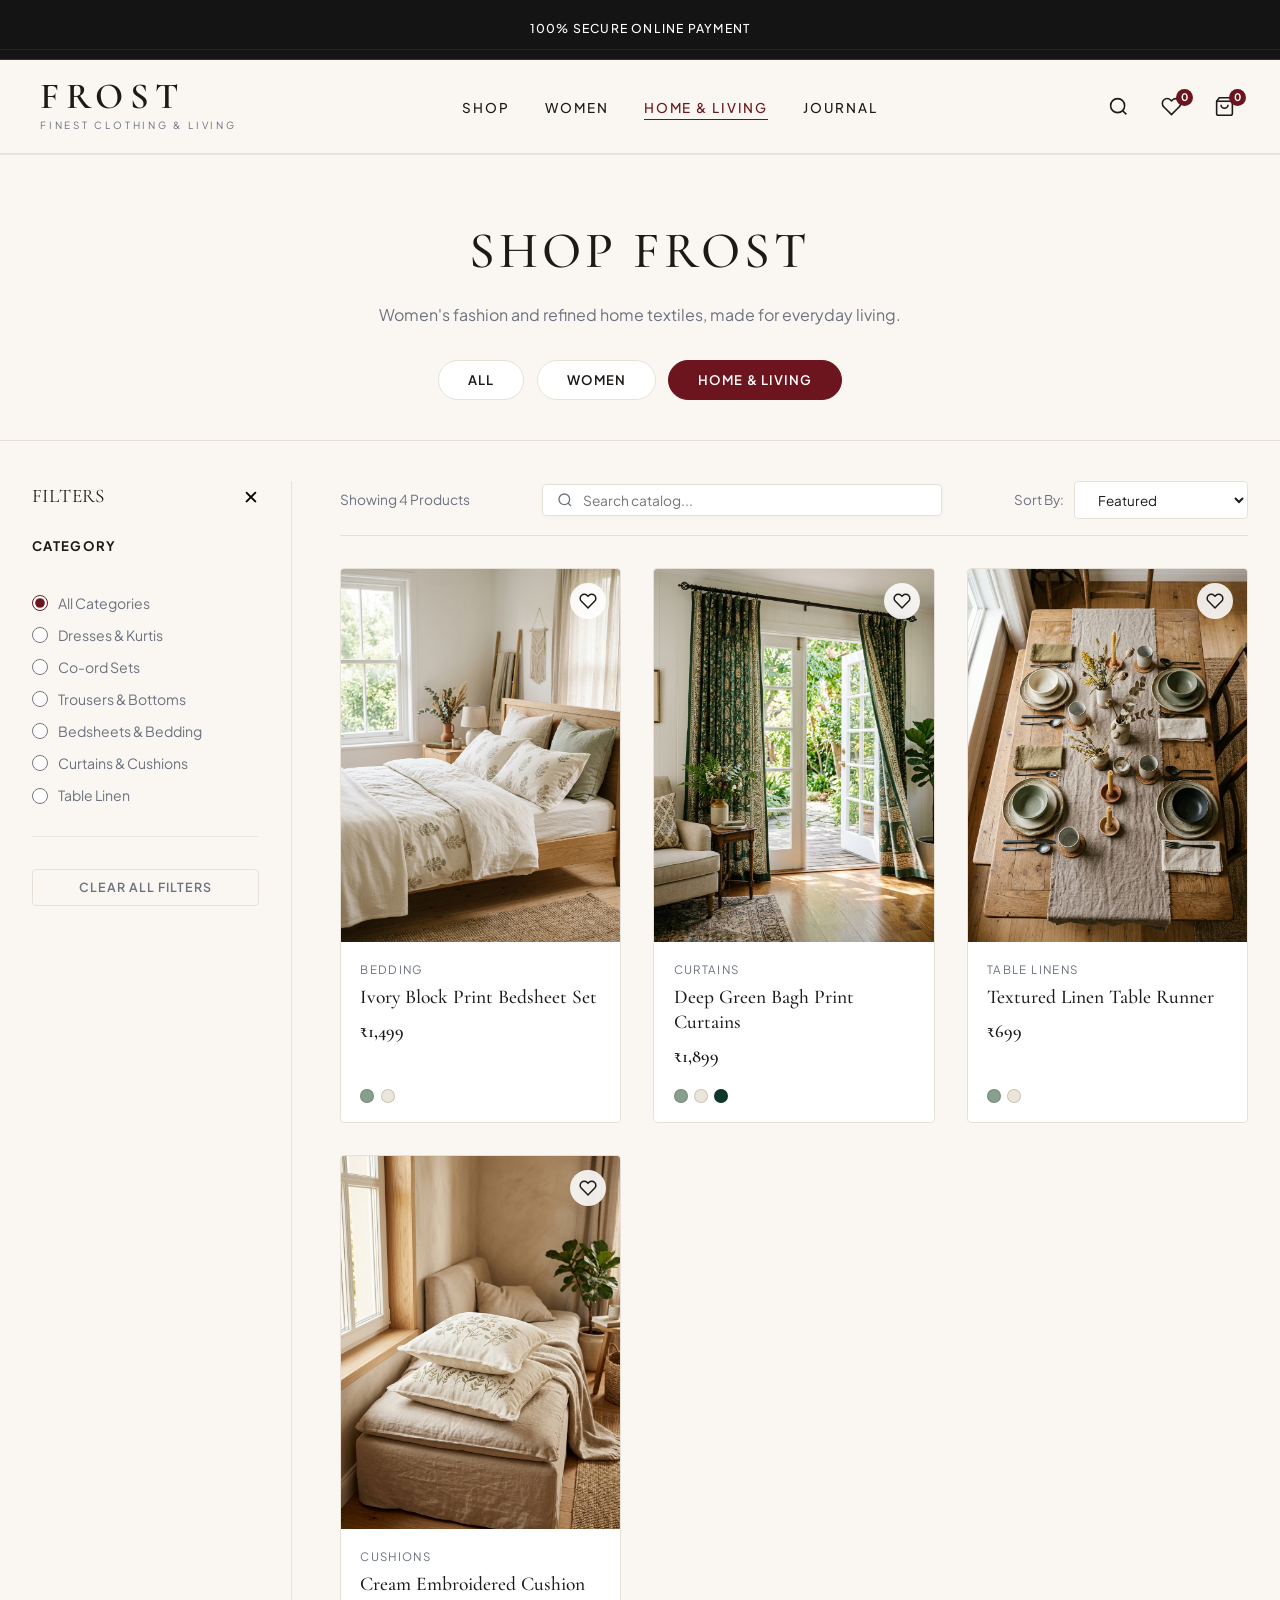
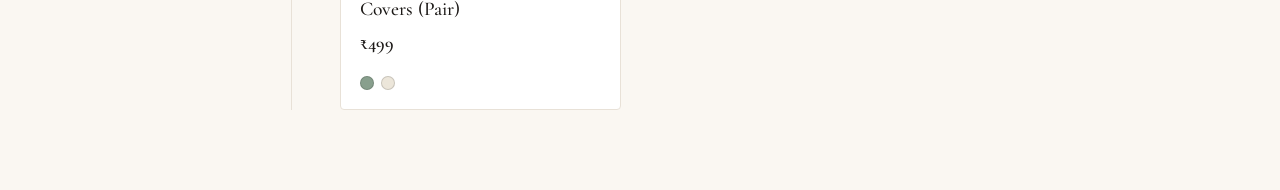
<file: home-living.html>
<!DOCTYPE html>
<html lang="en">
<head>
  <meta charset="UTF-8" />
  <meta http-equiv="refresh" content="0; url=shop.html?cat=home" />
  <title>Home &amp; Living | FROST</title>
  <script>window.location.replace("shop.html?cat=home");</script>
</head>
<body>
  <p>Redirecting to <a href="shop.html?cat=home">FROST Home &amp; Living</a>...</p>
</body>
</html>
</file>
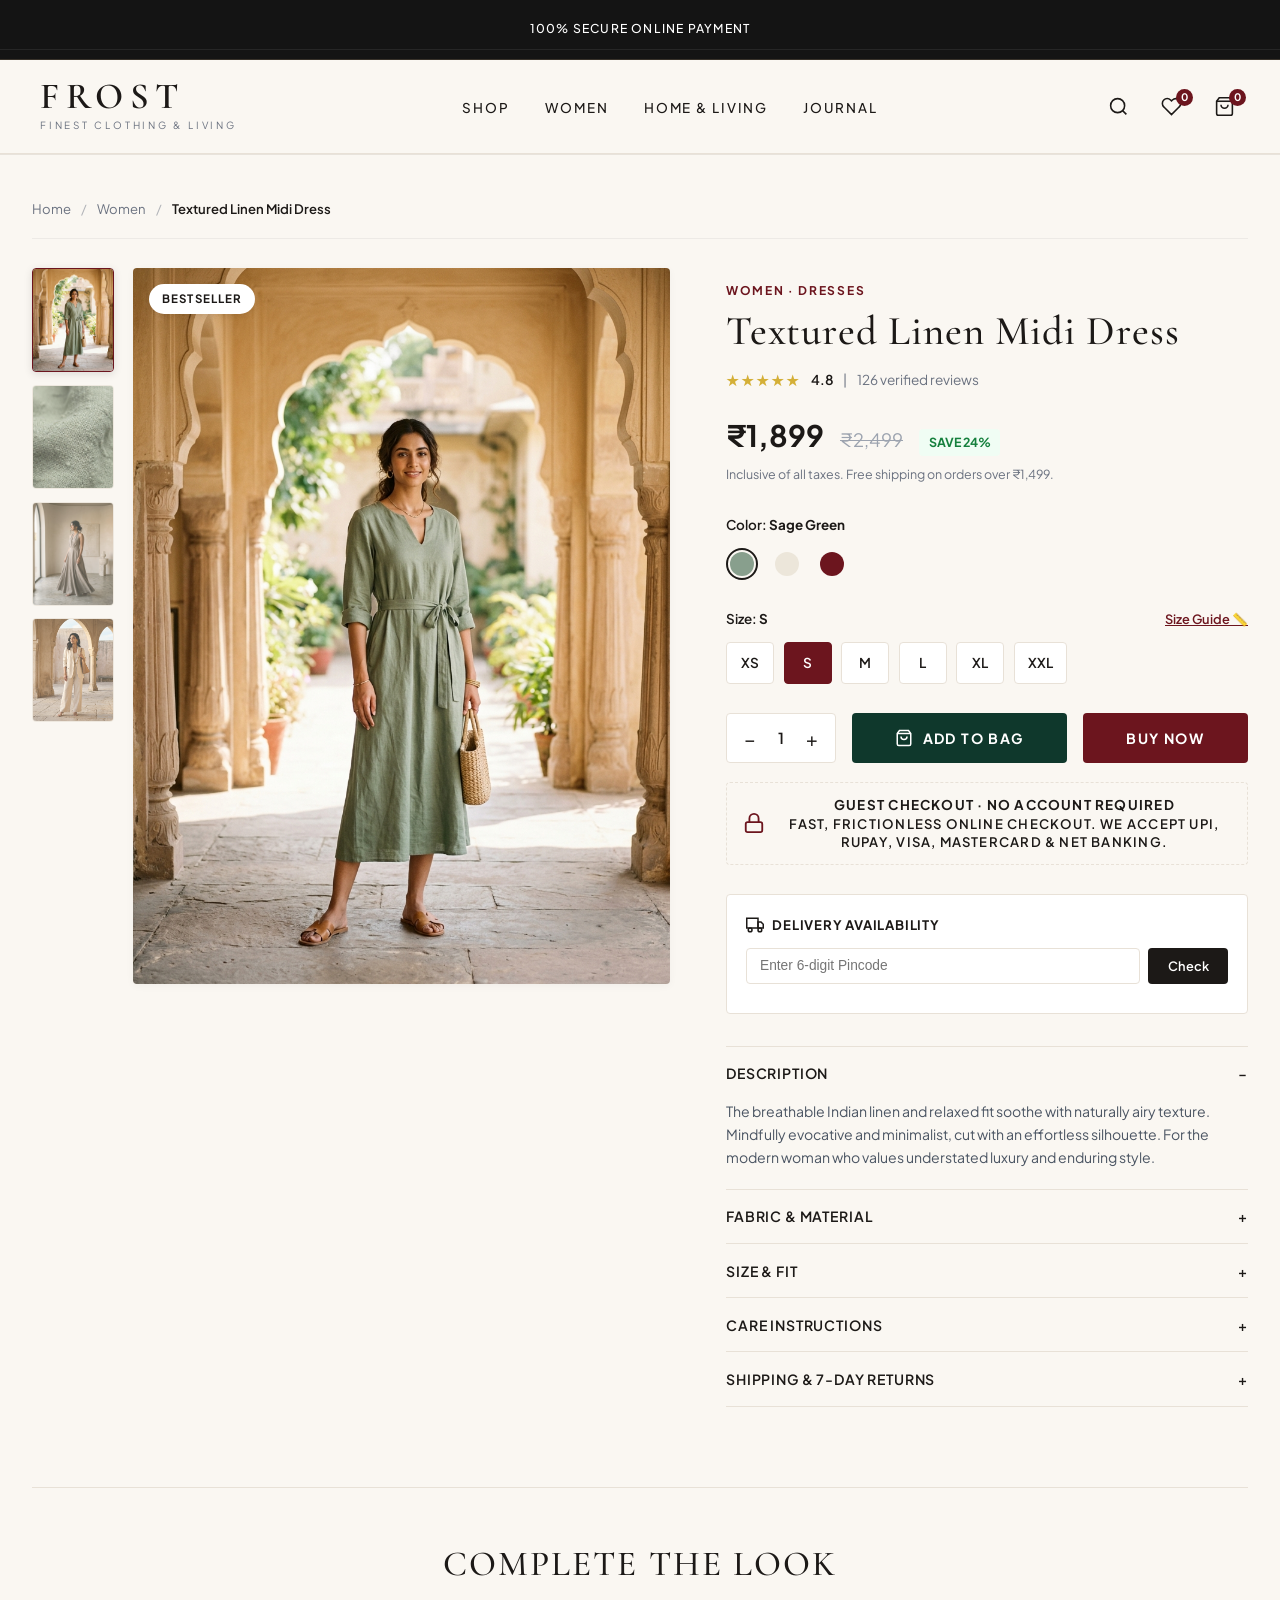
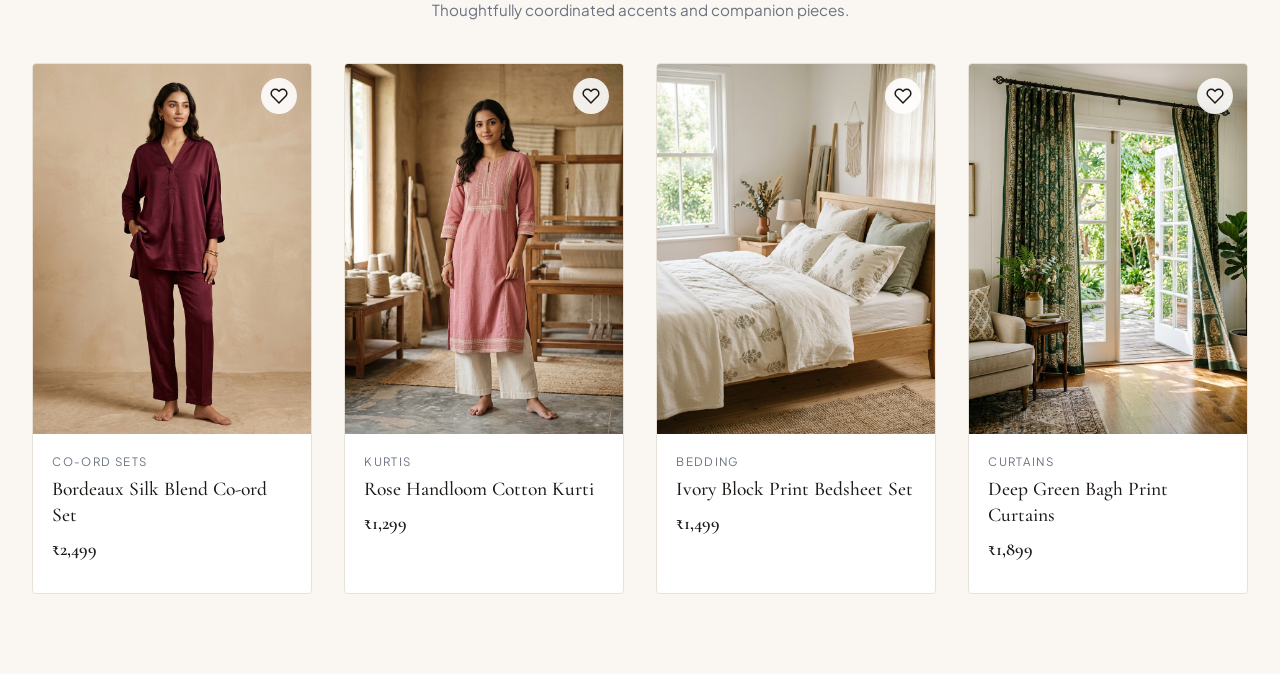
<file: product.html>
<!DOCTYPE html>
<html lang="en">
<head>
  <meta charset="UTF-8" />
  <meta name="viewport" content="width=device-width, initial-scale=1.0" />
  <meta name="description" content="FROST — Textured Linen Midi Dress. Made from 100% pure European flax linen. Contemporary silhouette for effortless everyday elegance." />
  <title>Textured Linen Midi Dress | FROST</title>

  <!-- Google Fonts: Cormorant Garamond, Playfair Display, Plus Jakarta Sans -->
  <link rel="preconnect" href="https://fonts.googleapis.com" />
  <link rel="preconnect" href="https://fonts.gstatic.com" crossorigin />
  <link href="https://fonts.googleapis.com/css2?family=Cormorant+Garamond:ital,wght@0,300;0,400;0,500;0,600;0,700;1,400&family=Playfair+Display:ital,wght@0,400;0,500;0,600;0,700;1,400&family=Plus+Jakarta+Sans:wght@300;400;500;600;700&display=swap" rel="stylesheet" />

  <!-- Stylesheet -->
  <link rel="stylesheet" href="styles.css" />
  <style>
    /* PDP Redesign Specific Styles */
    .pdp-page-container {
      max-width: 1320px;
      margin: 0 auto;
      padding: 1.5rem 2rem 5rem;
    }
    .pdp-editorial-grid {
      display: grid;
      grid-template-columns: 1.1fr 0.9fr;
      gap: 3.5rem;
      align-items: start;
    }
    .pdp-gallery-container {
      display: flex;
      gap: 1.2rem;
      position: sticky;
      top: 90px;
    }
    .pdp-thumbnails-stack {
      display: flex;
      flex-direction: column;
      gap: 0.8rem;
      width: 82px;
      flex-shrink: 0;
    }
    .pdp-thumb-slot {
      width: 82px;
      height: 104px;
      border: 1px solid var(--frost-border);
      border-radius: var(--radius-sm);
      overflow: hidden;
      cursor: pointer;
      opacity: 0.7;
      transition: all 0.2s ease;
      background: var(--frost-cream);
    }
    .pdp-thumb-slot:hover,
    .pdp-thumb-slot.active {
      opacity: 1;
      border-color: var(--frost-burgundy);
      box-shadow: 0 2px 8px rgba(0,0,0,0.12);
    }
    .pdp-thumb-slot img {
      width: 100%;
      height: 100%;
      object-fit: cover;
    }
    .pdp-main-viewport {
      flex: 1;
      position: relative;
      border-radius: var(--radius-sm);
      overflow: hidden;
      background: var(--frost-cream);
      box-shadow: var(--shadow-sm);
    }
    .pdp-main-viewport img {
      width: 100%;
      height: auto;
      aspect-ratio: 3/4;
      object-fit: cover;
      display: block;
      transition: transform 0.3s ease;
    }
    .pdp-badge-floating {
      position: absolute;
      top: 1rem;
      left: 1rem;
      background: #ffffff;
      color: var(--text-dark);
      font-size: 0.72rem;
      font-weight: 700;
      letter-spacing: 0.1em;
      text-transform: uppercase;
      padding: 0.35rem 0.8rem;
      border-radius: 20px;
      box-shadow: 0 2px 6px rgba(0,0,0,0.08);
      z-index: 2;
    }

    /* PDP Info Panel */
    .pdp-info-panel {
      padding-top: 0.5rem;
    }
    .pdp-badge-eyebrow {
      display: inline-block;
      font-size: 0.75rem;
      font-weight: 700;
      letter-spacing: 0.14em;
      text-transform: uppercase;
      color: var(--frost-burgundy);
      margin-bottom: 0.5rem;
    }
    .pdp-main-heading {
      font-family: var(--font-serif);
      font-size: clamp(2rem, 3.2vw, 2.7rem);
      font-weight: 500;
      line-height: 1.15;
      color: var(--text-dark);
      margin-bottom: 0.8rem;
      letter-spacing: 0.02em;
    }
    .pdp-rating-strip {
      display: flex;
      align-items: center;
      gap: 0.6rem;
      font-size: 0.85rem;
      color: var(--text-muted);
      margin-bottom: 1.2rem;
    }
    .pdp-stars {
      color: #D4AF37;
      letter-spacing: 2px;
      font-size: 0.95rem;
    }
    .pdp-pricing-row {
      display: flex;
      align-items: baseline;
      gap: 1rem;
      margin-bottom: 0.4rem;
    }
    .pdp-current-price {
      font-size: 1.85rem;
      font-weight: 700;
      color: var(--text-dark);
    }
    .pdp-original-price {
      font-size: 1.15rem;
      color: #9CA3AF;
      text-decoration: line-through;
    }
    .pdp-discount-pill {
      font-size: 0.78rem;
      font-weight: 700;
      color: #15803d;
      background: #f0fdf4;
      padding: 0.2rem 0.6rem;
      border-radius: 4px;
    }
    .pdp-tax-caption {
      font-size: 0.78rem;
      color: var(--text-muted);
      margin-bottom: 1.8rem;
      display: block;
    }

    /* Color Selection */
    .pdp-option-section {
      margin-bottom: 1.8rem;
    }
    .pdp-option-title-row {
      display: flex;
      justify-content: space-between;
      align-items: center;
      font-size: 0.84rem;
      font-weight: 600;
      color: var(--text-dark);
      margin-bottom: 0.75rem;
    }
    .pdp-color-swatches-grid {
      display: flex;
      gap: 0.8rem;
      align-items: center;
    }
    .pdp-swatch-ring {
      width: 32px;
      height: 32px;
      border-radius: 50%;
      padding: 2px;
      border: 2px solid transparent;
      cursor: pointer;
      transition: all 0.2s ease;
    }
    .pdp-swatch-ring.active,
    .pdp-swatch-ring:hover {
      border-color: var(--text-dark);
    }
    .pdp-swatch-fill {
      width: 100%;
      height: 100%;
      border-radius: 50%;
      display: block;
    }

    /* Size Selector */
    .pdp-size-btn-group {
      display: flex;
      gap: 0.6rem;
      flex-wrap: wrap;
    }
    .pdp-size-pill {
      min-width: 48px;
      height: 42px;
      padding: 0 0.8rem;
      display: flex;
      align-items: center;
      justify-content: center;
      border: 1px solid var(--frost-border);
      background: #ffffff;
      border-radius: var(--radius-sm);
      font-size: 0.85rem;
      font-weight: 600;
      color: var(--text-dark);
      cursor: pointer;
      transition: all 0.2s ease;
    }
    .pdp-size-pill:hover,
    .pdp-size-pill.active {
      border-color: var(--frost-burgundy);
      background: var(--frost-burgundy);
      color: #ffffff;
    }

    /* Quantity & CTAs */
    .pdp-actions-block {
      display: flex;
      gap: 1rem;
      margin-top: 1.5rem;
      margin-bottom: 1.2rem;
    }
    .pdp-stepper-wrap {
      display: flex;
      align-items: center;
      border: 1px solid var(--frost-border);
      border-radius: var(--radius-sm);
      background: #ffffff;
      width: 110px;
      height: 50px;
      justify-content: space-between;
      padding: 0 0.5rem;
    }
    .pdp-step-btn {
      background: none;
      border: none;
      font-size: 1.2rem;
      color: var(--text-dark);
      cursor: pointer;
      width: 30px;
      height: 100%;
      display: flex;
      align-items: center;
      justify-content: center;
    }
    .pdp-step-val {
      font-weight: 600;
      font-size: 0.95rem;
    }
    .btn-add-to-bag-green {
      flex: 1.3;
      height: 50px;
      background: var(--frost-green);
      color: #ffffff;
      border: none;
      border-radius: var(--radius-sm);
      font-family: var(--font-sans);
      font-size: 0.88rem;
      font-weight: 700;
      letter-spacing: 0.1em;
      text-transform: uppercase;
      display: flex;
      align-items: center;
      justify-content: center;
      gap: 0.6rem;
      cursor: pointer;
      transition: background 0.25s ease, transform 0.15s ease;
    }
    .btn-add-to-bag-green:hover {
      background: #09261e;
      transform: translateY(-1px);
    }
    .btn-buy-now-burgundy {
      flex: 1;
      height: 50px;
      background: var(--frost-burgundy);
      color: #ffffff;
      border: none;
      border-radius: var(--radius-sm);
      font-family: var(--font-sans);
      font-size: 0.88rem;
      font-weight: 700;
      letter-spacing: 0.1em;
      text-transform: uppercase;
      display: flex;
      align-items: center;
      justify-content: center;
      cursor: pointer;
      transition: background 0.25s ease, transform 0.15s ease;
    }
    .btn-buy-now-burgundy:hover {
      background: #4a0e14;
      transform: translateY(-1px);
    }

    /* Guest Checkout Trust Banner */
    .pdp-guest-badge {
      background: #FAF7F2;
      border: 1px dashed var(--frost-border);
      border-radius: var(--radius-sm);
      padding: 0.8rem 1rem;
      display: flex;
      align-items: center;
      gap: 0.8rem;
      margin-bottom: 1.8rem;
    }
    .pdp-guest-badge svg {
      color: var(--frost-burgundy);
      flex-shrink: 0;
    }
    .pdp-guest-badge-text {
      font-size: 0.82rem;
      color: var(--text-dark);
      line-height: 1.4;
    }
    .pdp-guest-badge-text strong {
      display: block;
      font-size: 0.84rem;
    }

    /* Pincode checker */
    .pdp-delivery-box {
      border: 1px solid var(--frost-border);
      border-radius: var(--radius-sm);
      padding: 1.2rem;
      margin-bottom: 2rem;
      background: #ffffff;
    }
    .pdp-deliv-title {
      font-size: 0.82rem;
      font-weight: 700;
      letter-spacing: 0.06em;
      text-transform: uppercase;
      margin-bottom: 0.8rem;
      display: flex;
      align-items: center;
      gap: 0.5rem;
    }
    .pdp-deliv-input-group {
      display: flex;
      gap: 0.5rem;
    }
    .pdp-deliv-input {
      flex: 1;
      padding: 0.6rem 0.8rem;
      border: 1px solid var(--frost-border);
      border-radius: var(--radius-sm);
      font-size: 0.86rem;
      outline: none;
    }
    .pdp-deliv-btn {
      padding: 0 1.2rem;
      background: var(--text-dark);
      color: #ffffff;
      border: none;
      border-radius: var(--radius-sm);
      font-size: 0.8rem;
      font-weight: 600;
      cursor: pointer;
    }

    /* Editorial Accordions */
    .pdp-accordion-stack {
      border-top: 1px solid var(--frost-border);
    }
    .pdp-acc-item {
      border-bottom: 1px solid var(--frost-border);
    }
    .pdp-acc-trigger {
      width: 100%;
      padding: 1.1rem 0;
      background: none;
      border: none;
      display: flex;
      justify-content: space-between;
      align-items: center;
      font-family: var(--font-sans);
      font-size: 0.88rem;
      font-weight: 600;
      color: var(--text-dark);
      cursor: pointer;
      text-align: left;
      text-transform: uppercase;
      letter-spacing: 0.06em;
    }
    .pdp-acc-body {
      display: none;
      padding-bottom: 1.2rem;
      font-size: 0.88rem;
      line-height: 1.65;
      color: #4B5563;
    }
    .pdp-acc-item.active .pdp-acc-body {
      display: block;
    }

    @media (max-width: 992px) {
      .pdp-editorial-grid {
        grid-template-columns: 1fr;
        gap: 2rem;
      }
      .pdp-gallery-container {
        flex-direction: column-reverse;
        position: static;
      }
      .pdp-thumbnails-stack {
        flex-direction: row;
        width: 100%;
        overflow-x: auto;
      }
      .pdp-thumb-slot {
        width: 70px;
        height: 90px;
      }
    }
  </style>
</head>
<body>

  <!-- Injected Announcement Top Bar -->
  <div id="frost-topbar"></div>

  <!-- Injected Luxury Header -->
  <div id="frost-header"></div>

  <main class="pdp-page-container">
    <!-- Breadcrumb -->
    <nav class="breadcrumb-nav" id="pdp-breadcrumbs" style="margin-bottom: 1.8rem;">
      <a href="index.html">Home</a>
      <span class="separator">/</span>
      <a href="shop.html" id="bc-main-category">Shop</a>
      <span class="separator">/</span>
      <span class="current" id="bc-product-title">Textured Linen Midi Dress</span>
    </nav>

    <!-- Main Editorial Layout -->
    <div class="pdp-editorial-grid">
      <!-- Gallery Column -->
      <div class="pdp-gallery-container">
        <!-- Vertical Thumbnails -->
        <div class="pdp-thumbnails-stack" id="pdp-gallery-thumbs">
          <!-- Injected via JS -->
        </div>

        <!-- Main Viewport -->
        <div class="pdp-main-viewport">
          <span class="pdp-badge-floating" id="pdp-hero-badge" style="display:none;"></span>
          <img src="images/sage_linen_dress.jpg" alt="Textured Linen Midi Dress" id="pdp-main-display-img" />
        </div>
      </div>

      <!-- Information & Purchase Column -->
      <div class="pdp-info-panel">
        <span class="pdp-badge-eyebrow" id="pdp-eyebrow-cat">WOMEN · DRESSES</span>
        <h1 class="pdp-main-heading" id="pdp-product-title">Textured Linen Midi Dress</h1>

        <div class="pdp-rating-strip">
          <span class="pdp-stars">★★★★★</span>
          <span style="font-weight:600; color:var(--text-dark);" id="pdp-rating-num">4.8</span>
          <span>|</span>
          <span id="pdp-reviews-num">126 verified reviews</span>
        </div>

        <div class="pdp-pricing-row">
          <span class="pdp-current-price" id="pdp-price-tag">₹1,899</span>
          <span class="pdp-original-price" id="pdp-mrp-tag">₹2,499</span>
          <span class="pdp-discount-pill" id="pdp-save-tag">SAVE 24%</span>
        </div>
        <span class="pdp-tax-caption">Inclusive of all taxes. Free shipping on orders over ₹1,499.</span>

        <!-- Color Selector -->
        <div class="pdp-option-section">
          <div class="pdp-option-title-row">
            <span>Color: <strong id="pdp-color-name">Sage Green</strong></span>
          </div>
          <div class="pdp-color-swatches-grid">
            <div class="pdp-swatch-ring active" data-color="Sage Green" onclick="selectPdpColor('Sage Green', '#889F8D', this)">
              <span class="pdp-swatch-fill" style="background:#889F8D;"></span>
            </div>
            <div class="pdp-swatch-ring" data-color="Ivory Cream" onclick="selectPdpColor('Ivory Cream', '#ECE6DA', this)">
              <span class="pdp-swatch-fill" style="background:#ECE6DA;"></span>
            </div>
            <div class="pdp-swatch-ring" data-color="Bordeaux Plum" onclick="selectPdpColor('Bordeaux Plum', '#6C151E', this)">
              <span class="pdp-swatch-fill" style="background:#6C151E;"></span>
            </div>
          </div>
        </div>

        <!-- Size Selector -->
        <div class="pdp-option-section">
          <div class="pdp-option-title-row">
            <span>Size: <strong id="pdp-size-name">S</strong></span>
            <button type="button" onclick="openSizeGuide()" style="background:none; border:none; color:var(--frost-burgundy); font-weight:600; font-size:0.8rem; cursor:pointer; text-decoration:underline;">
              Size Guide 📏
            </button>
          </div>
          <div class="pdp-size-btn-group" id="pdp-sizes-container">
            <button type="button" class="pdp-size-pill" onclick="selectPdpSize('XS', this)">XS</button>
            <button type="button" class="pdp-size-pill active" onclick="selectPdpSize('S', this)">S</button>
            <button type="button" class="pdp-size-pill" onclick="selectPdpSize('M', this)">M</button>
            <button type="button" class="pdp-size-pill" onclick="selectPdpSize('L', this)">L</button>
            <button type="button" class="pdp-size-pill" onclick="selectPdpSize('XL', this)">XL</button>
            <button type="button" class="pdp-size-pill" onclick="selectPdpSize('XXL', this)">XXL</button>
          </div>
        </div>

        <!-- Quantity and Action Buttons -->
        <div class="pdp-actions-block">
          <div class="pdp-stepper-wrap">
            <button type="button" class="pdp-step-btn" onclick="stepPdpQty(-1)">−</button>
            <span class="pdp-step-val" id="pdp-qty-display">1</span>
            <button type="button" class="pdp-step-btn" onclick="stepPdpQty(1)">+</button>
          </div>
          <button type="button" class="btn-add-to-bag-green" onclick="handlePdpAdd()">
            <svg width="18" height="18" viewBox="0 0 24 24" fill="none" stroke="currentColor" stroke-width="2"><path d="M6 2L3 6v14a2 2 0 0 0 2 2h14a2 2 0 0 0 2-2V6l-3-4z"/><line x1="3" y1="6" x2="21" y2="6"/><path d="M16 10a4 4 0 0 1-8 0"/></svg>
            ADD TO BAG
          </button>
          <button type="button" class="btn-buy-now-burgundy" onclick="handlePdpBuy()">
            BUY NOW
          </button>
        </div>

        <!-- Guest Checkout Feature Badge -->
        <div class="pdp-guest-badge">
          <svg width="22" height="22" viewBox="0 0 24 24" fill="none" stroke="currentColor" stroke-width="2"><rect x="3" y="11" width="18" height="11" rx="2" ry="2"/><path d="M7 11V7a5 5 0 0 1 10 0v4"/></svg>
          <div class="pdp-guest-badge-text">
            <strong>GUEST CHECKOUT · NO ACCOUNT REQUIRED</strong>
            Fast, frictionless online checkout. We accept UPI, RuPay, Visa, Mastercard &amp; Net Banking.
          </div>
        </div>

        <!-- Pincode Delivery Availability -->
        <div class="pdp-delivery-box">
          <div class="pdp-deliv-title">
            <svg width="18" height="18" viewBox="0 0 24 24" fill="none" stroke="currentColor" stroke-width="2"><rect x="1" y="3" width="15" height="13"/><polygon points="16 8 20 8 23 11 23 16 16 16 16 8"/><circle cx="5.5" cy="18.5" r="2.5"/><circle cx="18.5" cy="18.5" r="2.5"/></svg>
            <span>Delivery Availability</span>
          </div>
          <div class="pdp-deliv-input-group">
            <input type="text" id="pdp-pincode-input" class="pdp-deliv-input" placeholder="Enter 6-digit Pincode" maxlength="6" />
            <button type="button" class="pdp-deliv-btn" onclick="checkPdpPin()">Check</button>
          </div>
          <div id="pdp-pin-msg" style="font-size:0.82rem; margin-top:0.6rem; color:var(--text-muted);"></div>
        </div>

        <!-- Editorial Accordions -->
        <div class="pdp-accordion-stack">
          <!-- Accordion 1 -->
          <div class="pdp-acc-item active">
            <button type="button" class="pdp-acc-trigger" onclick="toggleAccordion(this)">
              <span>Description</span>
              <span class="pdp-acc-symbol">−</span>
            </button>
            <div class="pdp-acc-body" id="pdp-desc-content">
              Crafted from premium 100% European flax linen, this midi dress features a relaxed silhouette with subtle waist shaping, breathable texture, and functional side pockets. Perfect for sunlit afternoons or elevated evening wear.
            </div>
          </div>

          <!-- Accordion 2 -->
          <div class="pdp-acc-item">
            <button type="button" class="pdp-acc-trigger" onclick="toggleAccordion(this)">
              <span>Fabric &amp; Material</span>
              <span class="pdp-acc-symbol">+</span>
            </button>
            <div class="pdp-acc-body" id="pdp-fabric-content">
              <strong>Material:</strong> 100% Pure European Flax Linen.<br/>
              <strong>Weave:</strong> Breathable, medium weight (180 GSM), pre-softened with artisanal bio-wash for unmatched handfeel.<br/>
              <strong>Transparency:</strong> Opaque, non-sheer.
            </div>
          </div>

          <!-- Accordion 3 -->
          <div class="pdp-acc-item">
            <button type="button" class="pdp-acc-trigger" onclick="toggleAccordion(this)">
              <span>Size &amp; Fit</span>
              <span class="pdp-acc-symbol">+</span>
            </button>
            <div class="pdp-acc-body">
              <strong>Fit:</strong> True to size, relaxed comfort fit.<br/>
              <strong>Model Reference:</strong> Model is 5'8" (173cm), Bust 34", Waist 26" and wears size S.<br/>
              <strong>Length:</strong> Midi length, approx 47 inches.
            </div>
          </div>

          <!-- Accordion 4 -->
          <div class="pdp-acc-item">
            <button type="button" class="pdp-acc-trigger" onclick="toggleAccordion(this)">
              <span>Care Instructions</span>
              <span class="pdp-acc-symbol">+</span>
            </button>
            <div class="pdp-acc-body">
              Machine wash on gentle cycle in cold water with mild liquid detergent. Line dry in shade to preserve natural fiber luster. Warm iron while slightly damp if a pressed finish is desired.
            </div>
          </div>

          <!-- Accordion 5 -->
          <div class="pdp-acc-item">
            <button type="button" class="pdp-acc-trigger" onclick="toggleAccordion(this)">
              <span>Shipping &amp; 7-Day Returns</span>
              <span class="pdp-acc-symbol">+</span>
            </button>
            <div class="pdp-acc-body">
              <strong>Dispatched within 24 hours.</strong> Standard delivery takes 3–5 business days across India. Complimentary shipping on orders above ₹1,499.<br/>
              Hassle-free 7-day exchanges and returns for unworn items with tags intact.
            </div>
          </div>
        </div>
      </div>
    </div>

    <!-- Complete the Look / You May Also Like -->
    <section style="margin-top: 5rem; padding-top: 3rem; border-top: 1px solid var(--frost-border);">
      <div class="section-headline-center" style="margin-bottom: 2.5rem;">
        <h2 style="font-family:var(--font-serif); font-size:2.2rem; font-weight:500; letter-spacing:0.06em;">COMPLETE THE LOOK</h2>
        <p style="color:var(--text-muted); font-size:0.95rem; margin-top:0.4rem;">Thoughtfully coordinated accents and companion pieces.</p>
      </div>
      <div class="product-grid-4col" id="pdp-related-grid">
        <!-- Rendered via JS -->
      </div>
    </section>
  </main>

  <!-- Injected Footer + Drawers + Modals + Mobile Bottom Navigation -->
  <div id="frost-footer-area"></div>

  <!-- Scripts -->
  <script src="supabase-client.js"></script>
  <script src="shared.js"></script>
  <script>
    let activeProduct = null;
    let activeSelectedSize = 'S';
    let activeSelectedColor = 'Sage Green';
    let activeSelectedQty = 1;

    function initPdpPage() {
      const params = new URLSearchParams(window.location.search);
      const pid = params.get('id');
      
      let p = pid ? FROST_PRODUCTS.find(item => item.id === pid) : (FROST_PRODUCTS.length > 0 ? FROST_PRODUCTS[0] : null);
      if (!p && FROST_PRODUCTS.length > 0) p = FROST_PRODUCTS[0];
      
      if (!p) {
        document.title = 'Product Not Found | FROST';
        const main = document.querySelector('.pdp-main-section');
        if (main) {
          main.innerHTML = `
            <div style="text-align:center; padding:5rem 1rem; width:100%;">
              <h2 style="font-family:var(--font-serif); font-size:2rem; margin-bottom:1rem;">Product Not Found</h2>
              <p style="color:var(--text-muted); margin-bottom:2rem;">This handcrafted piece may have been updated or moved to our archives.</p>
              <a href="shop.html" class="btn-burgundy" style="display:inline-block; padding:0.9rem 2rem; text-decoration:none; border-radius:4px; color:#fff; background:var(--burgundy-primary);">Explore Collection</a>
            </div>
          `;
        }
        return;
      }
      activeProduct = p;

      // Meta & breadcrumbs
      document.title = `${p.title} | FROST`;
      const bcCat = document.getElementById('bc-main-category');
      if (bcCat) {
        bcCat.textContent = p.category === 'home' ? 'Home & Living' : 'Women';
        bcCat.href = p.category === 'home' ? 'shop.html?cat=home' : 'shop.html?cat=women';
      }
      document.getElementById('bc-product-title').textContent = p.title;

      // Hero info
      document.getElementById('pdp-eyebrow-cat').textContent = `${(p.category === 'home' ? 'HOME & LIVING' : 'WOMEN')} · ${p.categoryName.toUpperCase()}`;
      document.getElementById('pdp-product-title').textContent = p.title;
      document.getElementById('pdp-price-tag').textContent = formatCurrency(p.priceINR);
      
      if (p.originalPriceINR) {
        document.getElementById('pdp-mrp-tag').textContent = formatCurrency(p.originalPriceINR);
        const pct = Math.round(((p.originalPriceINR - p.priceINR) / p.originalPriceINR) * 100);
        document.getElementById('pdp-save-tag').textContent = `SAVE ${pct}%`;
      } else {
        document.getElementById('pdp-mrp-tag').style.display = 'none';
        document.getElementById('pdp-save-tag').style.display = 'none';
      }

      const badgeEl = document.getElementById('pdp-hero-badge');
      if (badgeEl) {
        if (p.badge && !p.badge.toLowerCase().includes('new arrival')) {
          badgeEl.textContent = p.badge;
          badgeEl.style.display = 'inline-block';
        } else {
          badgeEl.style.display = 'none';
        }
      }

      // Main image & gallery
      const mainImg = document.getElementById('pdp-main-display-img');
      mainImg.src = p.image || 'images/hero_editorial.jpg';
      mainImg.alt = p.title;

      // Build gallery: prioritize product's own gallery images
      let galleryList = [];
      if (Array.isArray(p.gallery) && p.gallery.length > 0) {
        galleryList = p.gallery.filter(Boolean);
      } else if (p.image) {
        galleryList = [p.image];
      } else {
        galleryList = ['images/hero_editorial.jpg'];
      }

      const thumbsCol = document.getElementById('pdp-gallery-thumbs');
      if (galleryList.length <= 1) {
        thumbsCol.style.display = 'none';
      } else {
        thumbsCol.style.display = '';
        thumbsCol.innerHTML = galleryList.map((src, i) => `
          <div class="pdp-thumb-slot ${i === 0 ? 'active' : ''}" onclick="switchPdpThumb('${src}', this)">
            <img src="${src}" alt="${p.title} view ${i+1}" loading="lazy" />
          </div>
        `).join('');
      }

      // Description & fabric details
      document.getElementById('pdp-desc-content').textContent = p.description;
      if (p.fabric) {
        document.getElementById('pdp-fabric-content').innerHTML = `
          <strong>Fabric:</strong> ${p.fabric}.<br/>
          <strong>Artisanal Origin:</strong> ${p.origin}.<br/>
          <strong>Technique:</strong> ${p.craft}.
        `;
      }

      // Related products
      const relatedGrid = document.getElementById('pdp-related-grid');
      const others = FROST_PRODUCTS.filter(item => item.id !== p.id).slice(0, 4);
      relatedGrid.innerHTML = others.map(item => `
        <div class="product-card-frost" data-id="${item.id}">
          <div class="card-media-wrap">
            <a href="product.html?id=${item.id}">
              <img src="${item.image}" alt="${item.title}" loading="lazy" />
            </a>
            <button class="card-wishlist-toggle" onclick="toggleWishlist('${item.id}')" aria-label="Save to Wishlist">
              <svg width="18" height="18" viewBox="0 0 24 24" fill="none" stroke="currentColor" stroke-width="2"><path d="M20.84 4.61a5.5 5.5 0 0 0-7.78 0L12 5.67l-1.06-1.06a5.5 5.5 0 0 0-7.78 7.78l1.06 1.06L12 21.23l7.78-7.78 1.06-1.06a5.5 5.5 0 0 0 0-7.78z"/></svg>
            </button>
            <button class="card-quick-add-bar" onclick="addToCart('${item.id}')">QUICK ADD</button>
          </div>
          <div class="card-info-wrap">
            <span class="card-category-tag">${item.categoryName}</span>
            <a href="product.html?id=${item.id}" class="card-product-title">${item.title}</a>
            <span class="card-product-price">${formatCurrency(item.priceINR)}</span>
          </div>
        </div>
      `).join('');
    }

    function switchPdpThumb(src, el) {
      document.getElementById('pdp-main-display-img').src = src;
      document.querySelectorAll('.pdp-thumb-slot').forEach(t => t.classList.remove('active'));
      el.classList.add('active');
    }

    function selectPdpColor(name, hex, el) {
      activeSelectedColor = name;
      document.getElementById('pdp-color-name').textContent = name;
      document.querySelectorAll('.pdp-swatch-ring').forEach(r => r.classList.remove('active'));
      el.classList.add('active');
    }

    function selectPdpSize(size, el) {
      activeSelectedSize = size;
      document.getElementById('pdp-size-name').textContent = size;
      document.querySelectorAll('.pdp-size-pill').forEach(b => b.classList.remove('active'));
      el.classList.add('active');
    }

    function stepPdpQty(delta) {
      activeSelectedQty = Math.max(1, activeSelectedQty + delta);
      document.getElementById('pdp-qty-display').textContent = activeSelectedQty;
    }

    function handlePdpAdd() {
      if (!activeProduct) return;
      const opt = `${activeSelectedSize} / ${activeSelectedColor}`;
      for (let i = 0; i < activeSelectedQty; i++) {
        addToCart(activeProduct.id, opt);
      }
    }

    function handlePdpBuy() {
      if (!activeProduct) return;
      handlePdpAdd();
      window.location.href = 'checkout.html';
    }

    function checkPdpPin() {
      const pin = document.getElementById('pdp-pincode-input').value.trim();
      const msg = document.getElementById('pdp-pin-msg');
      if (pin.length === 6 && /^\d+$/.test(pin)) {
        msg.innerHTML = `<span style="color:#15803d; font-weight:600;">✓ Delivery available to ${pin} within 3-4 business days. Free shipping included!</span>`;
      } else {
        msg.innerHTML = `<span style="color:#b91c1c;">Please enter a valid 6-digit Indian PIN code.</span>`;
      }
    }

    function toggleAccordion(btn) {
      const item = btn.closest('.pdp-acc-item');
      const wasActive = item.classList.contains('active');
      document.querySelectorAll('.pdp-acc-item').forEach(i => {
        i.classList.remove('active');
        const s = i.querySelector('.pdp-acc-symbol');
        if (s) s.textContent = '+';
      });
      if (!wasActive) {
        item.classList.add('active');
        const s = item.querySelector('.pdp-acc-symbol');
        if (s) s.textContent = '−';
      }
    }

    document.addEventListener('DOMContentLoaded', initPdpPage);
  </script>
</body>
</html>
</file>
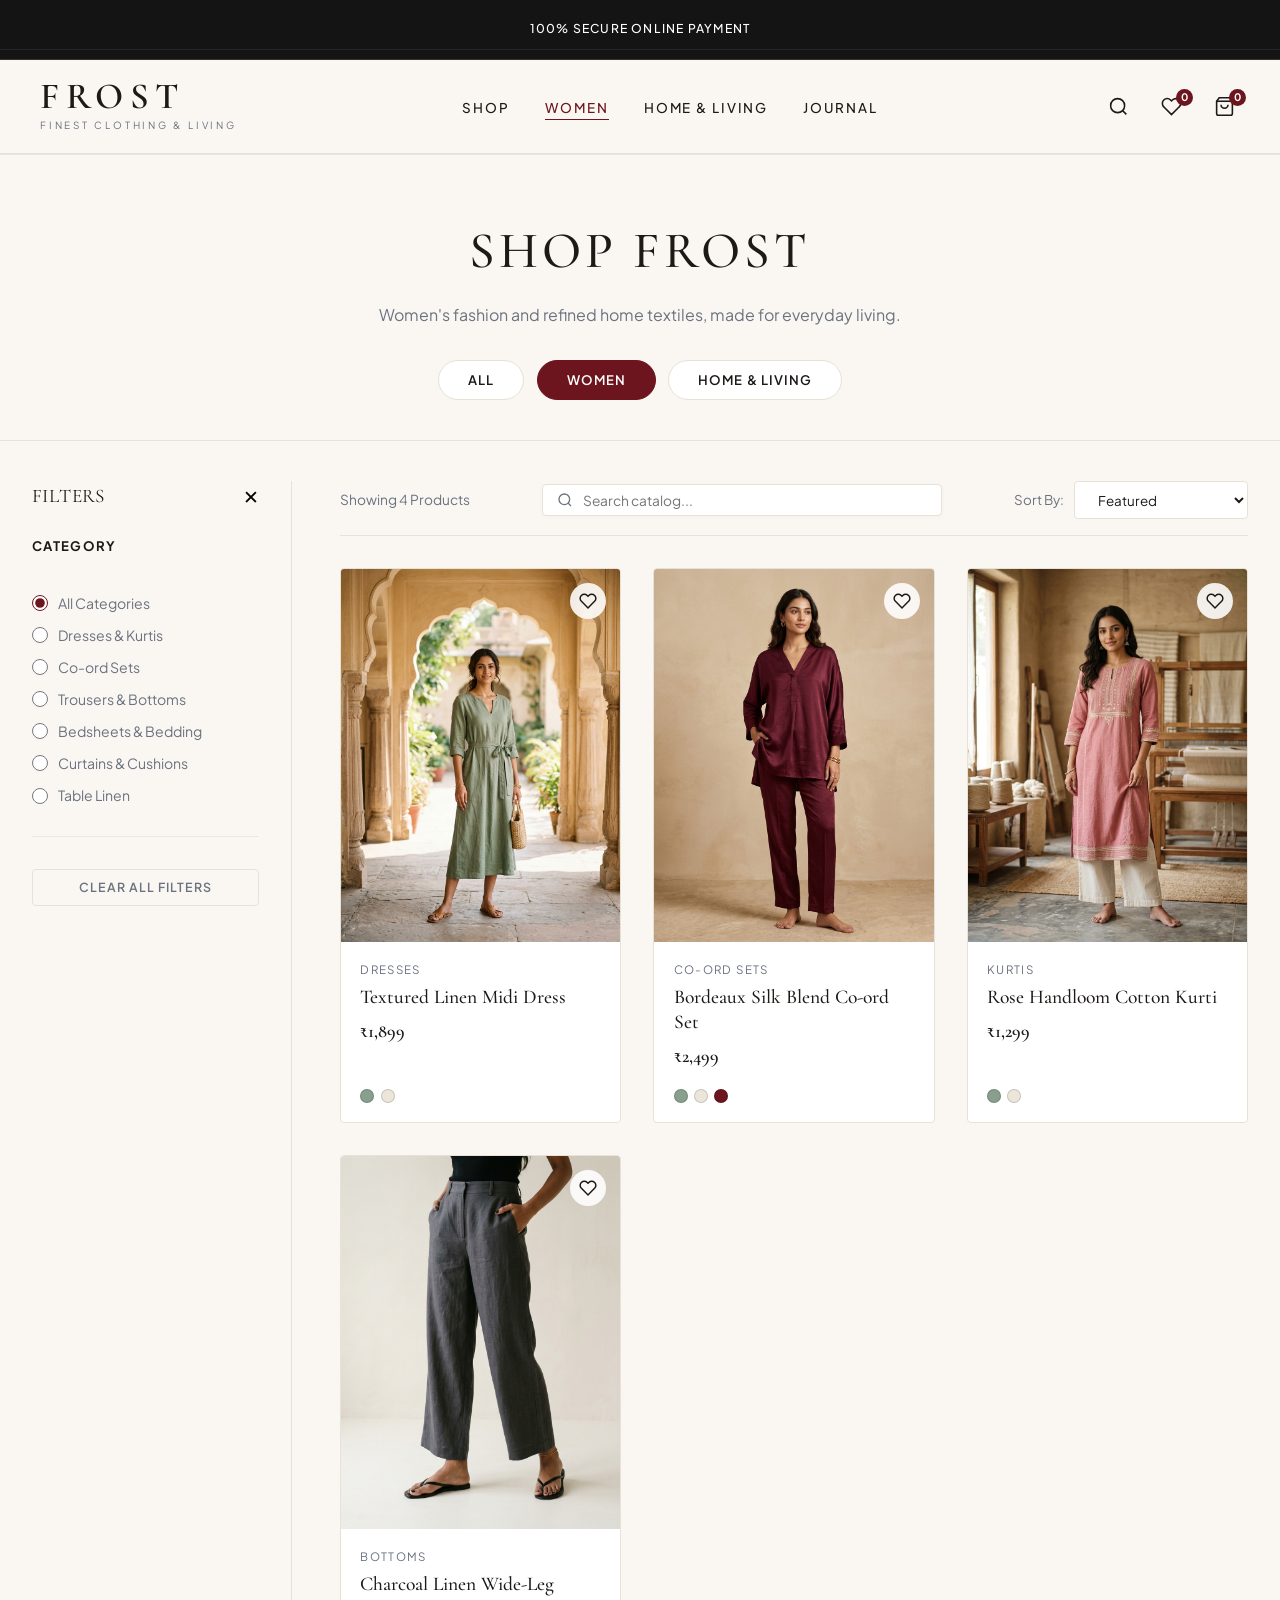
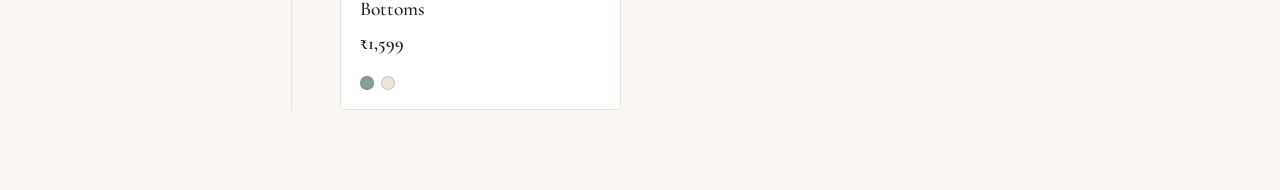
<file: sarees.html>
<!DOCTYPE html>
<html lang="en">
<head>
  <meta charset="UTF-8" />
  <meta http-equiv="refresh" content="0; url=shop.html?cat=women" />
  <title>Women's Collection | FROST</title>
  <script>window.location.replace("shop.html?cat=women");</script>
</head>
<body>
  <p>Redirecting to <a href="shop.html?cat=women">FROST Women's Collection</a>...</p>
</body>
</html>
</file>
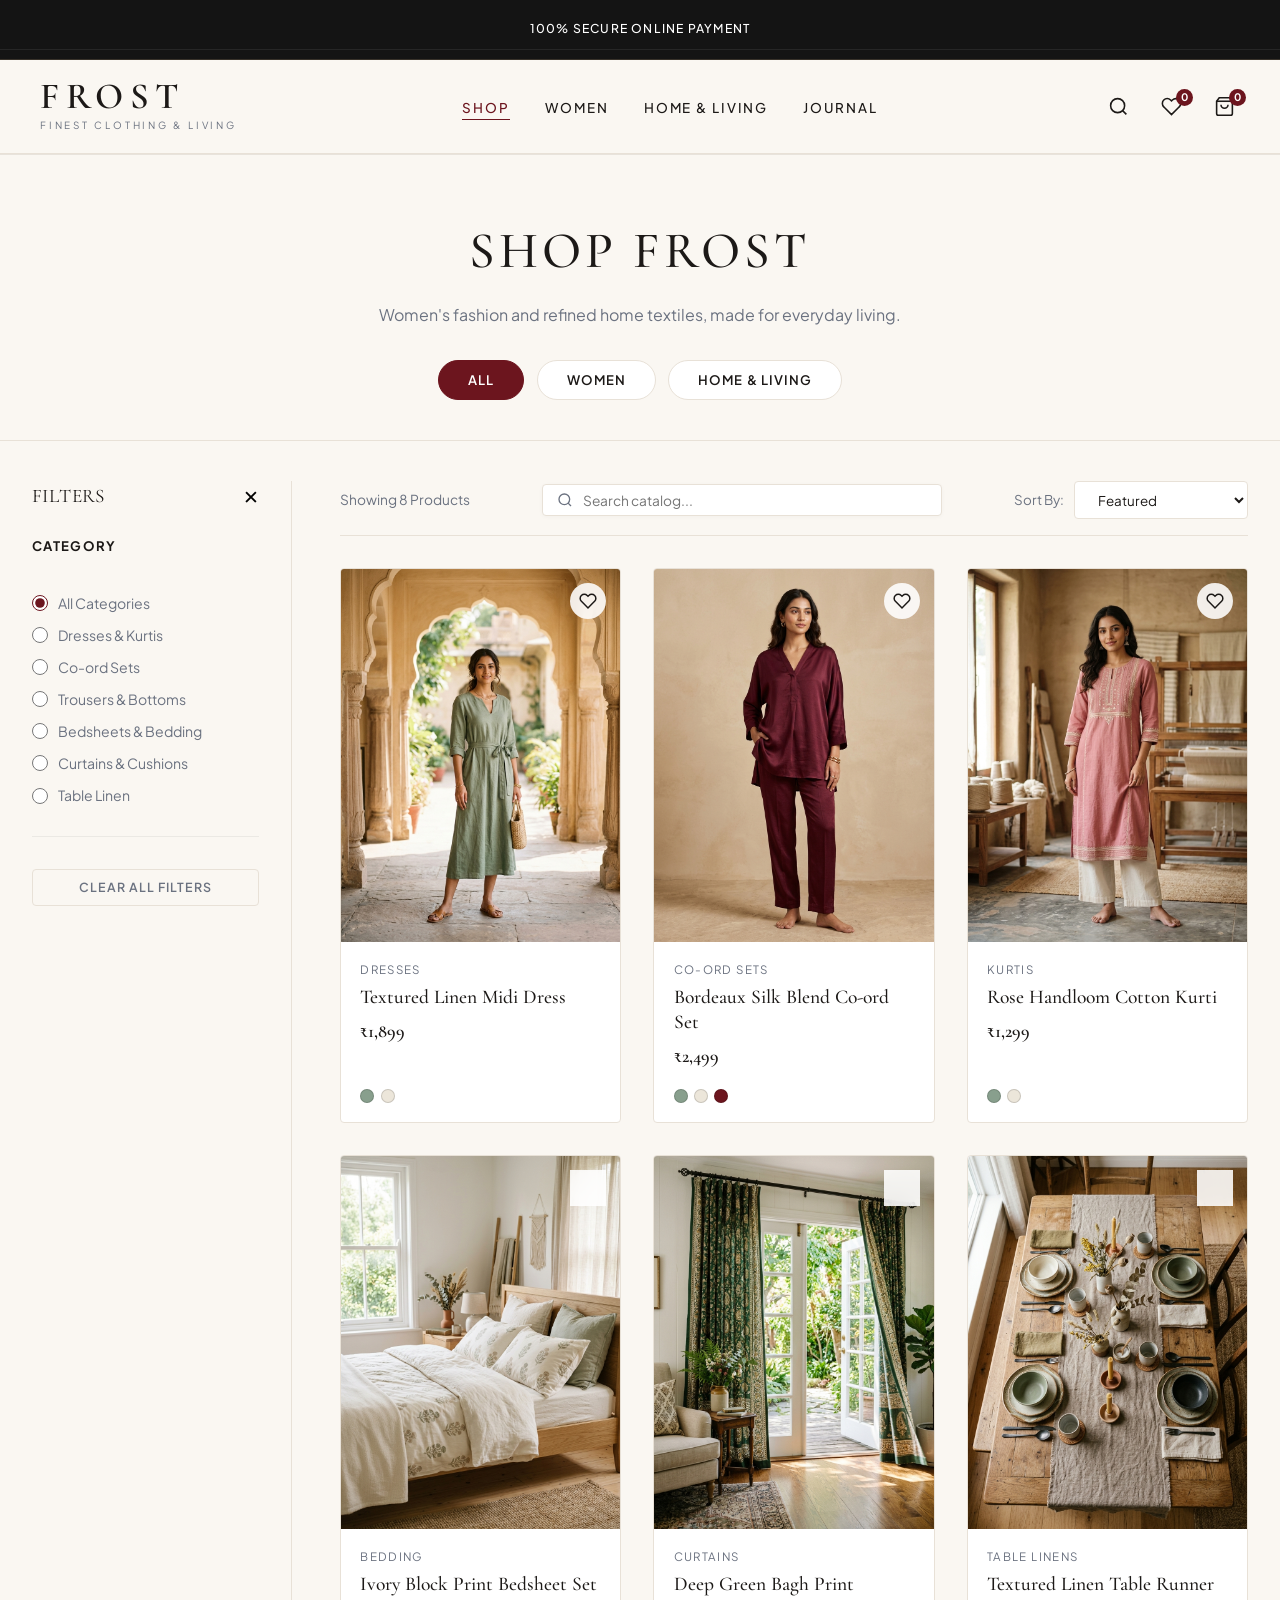
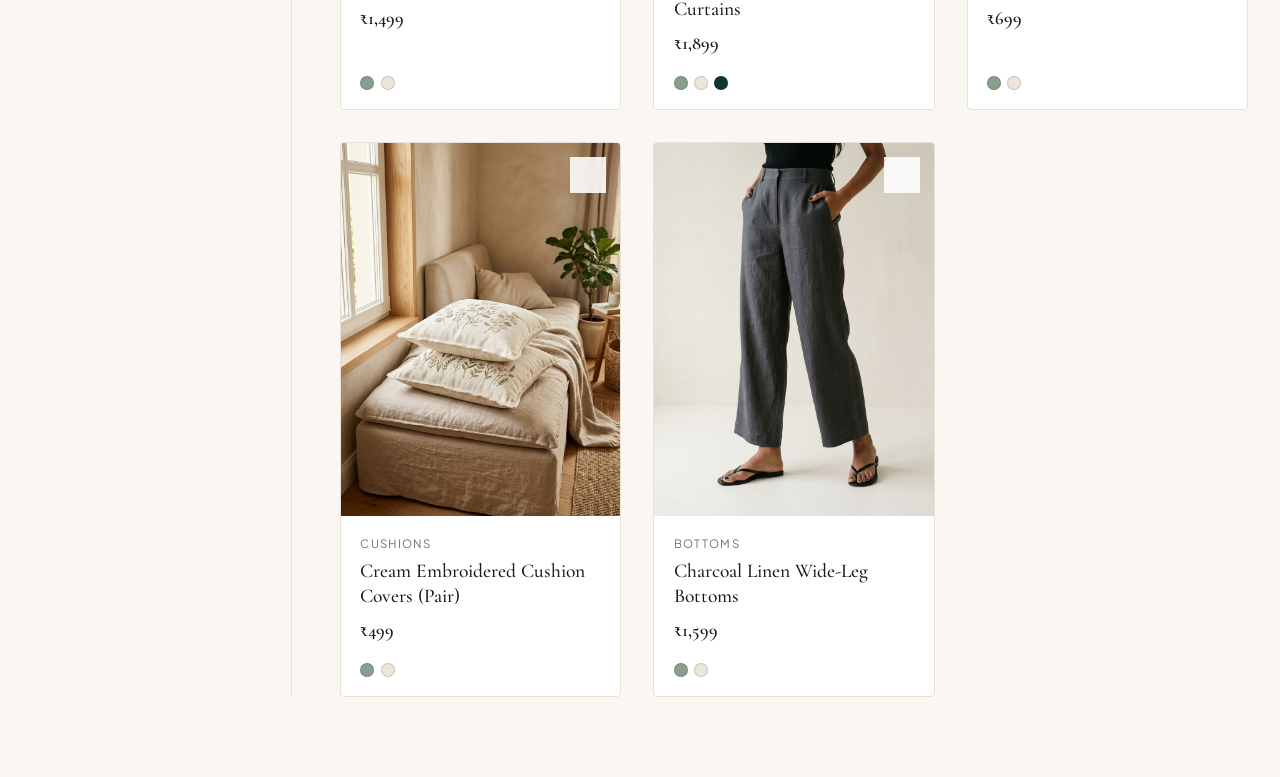
<file: shop.html>
<!DOCTYPE html>
<html lang="en">
<head>
  <meta charset="UTF-8" />
  <meta name="viewport" content="width=device-width, initial-scale=1.0" />
  <meta name="description" content="Shop FROST — Contemporary women's silhouettes and refined home textiles. Pure linen, handloom cotton, and artisanal drapes." />
  <title>Shop FROST | Women's Fashion &amp; Home Living</title>

  <!-- Google Fonts: Cormorant Garamond, Playfair Display, Plus Jakarta Sans -->
  <link rel="preconnect" href="https://fonts.googleapis.com" />
  <link rel="preconnect" href="https://fonts.gstatic.com" crossorigin />
  <link href="https://fonts.googleapis.com/css2?family=Cormorant+Garamond:ital,wght@0,300;0,400;0,500;0,600;0,700;1,400&family=Playfair+Display:ital,wght@0,400;0,500;0,600;0,700;1,400&family=Plus+Jakarta+Sans:wght@300;400;500;600;700&display=swap" rel="stylesheet" />

  <!-- Stylesheet -->
  <link rel="stylesheet" href="styles.css" />
  <style>
    /* Shop Catalog Specific Styles */
    .shop-hero-header {
      background-color: var(--frost-cream);
      padding: 3.5rem 1.5rem 2.5rem;
      text-align: center;
      border-bottom: 1px solid var(--frost-border);
    }
    .shop-hero-title {
      font-family: var(--font-serif);
      font-size: clamp(2.2rem, 4vw, 3.2rem);
      font-weight: 500;
      letter-spacing: 0.08em;
      color: var(--text-dark);
      margin-bottom: 0.6rem;
      text-transform: uppercase;
    }
    .shop-hero-sub {
      font-size: 1rem;
      color: var(--text-muted);
      max-width: 580px;
      margin: 0 auto 2rem;
      line-height: 1.6;
    }
    .shop-category-tabs {
      display: flex;
      justify-content: center;
      gap: 0.8rem;
      flex-wrap: wrap;
    }
    .shop-tab-pill {
      padding: 0.65rem 1.8rem;
      border-radius: 40px;
      border: 1px solid var(--frost-border);
      background: #ffffff;
      color: var(--text-dark);
      font-size: 0.82rem;
      font-weight: 600;
      letter-spacing: 0.08em;
      text-transform: uppercase;
      cursor: pointer;
      transition: all 0.25s ease;
      text-decoration: none;
    }
    .shop-tab-pill:hover,
    .shop-tab-pill.active {
      background: var(--frost-burgundy);
      color: #ffffff;
      border-color: var(--frost-burgundy);
    }

    .shop-main-layout {
      max-width: 1400px;
      margin: 0 auto;
      padding: 2.5rem 2rem 5rem;
      display: grid;
      grid-template-columns: 260px 1fr;
      gap: 3rem;
    }

    /* Sidebar Filters */
    .shop-sidebar {
      border-right: 1px solid var(--frost-border);
      padding-right: 2rem;
    }
    .filter-group {
      margin-bottom: 2rem;
      padding-bottom: 1.8rem;
      border-bottom: 1px solid rgba(0,0,0,0.06);
    }
    .filter-group:last-child {
      border-bottom: none;
    }
    .filter-heading {
      font-family: var(--font-sans);
      font-size: 0.82rem;
      font-weight: 700;
      letter-spacing: 0.1em;
      text-transform: uppercase;
      color: var(--text-dark);
      margin-bottom: 1rem;
      display: flex;
      justify-content: space-between;
      align-items: center;
    }
    .filter-item-list {
      list-style: none;
      padding: 0;
      margin: 0;
      display: flex;
      flex-direction: column;
      gap: 0.6rem;
    }
    .filter-label-check {
      display: flex;
      align-items: center;
      gap: 0.6rem;
      font-size: 0.88rem;
      color: var(--text-muted);
      cursor: pointer;
      user-select: none;
      transition: color 0.2s ease;
    }
    .filter-label-check:hover {
      color: var(--text-dark);
    }
    .filter-label-check input[type="checkbox"],
    .filter-label-check input[type="radio"] {
      accent-color: var(--frost-burgundy);
      width: 16px;
      height: 16px;
      cursor: pointer;
    }

    /* Size Pills Filter */
    .filter-size-grid {
      display: flex;
      flex-wrap: wrap;
      gap: 0.5rem;
    }
    .size-filter-pill {
      width: 42px;
      height: 36px;
      display: flex;
      align-items: center;
      justify-content: center;
      border: 1px solid var(--frost-border);
      background: #ffffff;
      font-size: 0.78rem;
      font-weight: 600;
      color: var(--text-dark);
      cursor: pointer;
      transition: all 0.2s ease;
      border-radius: var(--radius-sm);
    }
    .size-filter-pill:hover,
    .size-filter-pill.active {
      border-color: var(--frost-burgundy);
      background: var(--frost-burgundy);
      color: #ffffff;
    }

    /* Color Swatch Filter */
    .filter-color-grid {
      display: flex;
      flex-wrap: wrap;
      gap: 0.6rem;
    }
    .color-filter-dot {
      width: 26px;
      height: 26px;
      border-radius: 50%;
      cursor: pointer;
      border: 2px solid transparent;
      outline: 1px solid rgba(0,0,0,0.15);
      transition: transform 0.2s ease, border-color 0.2s ease;
    }
    .color-filter-dot:hover,
    .color-filter-dot.active {
      transform: scale(1.15);
      border-color: #ffffff;
      outline: 2px solid var(--frost-burgundy);
    }

    /* Catalog Content Top Bar */
    .catalog-top-bar {
      display: flex;
      justify-content: space-between;
      align-items: center;
      margin-bottom: 2rem;
      padding-bottom: 1rem;
      border-bottom: 1px solid var(--frost-border);
      flex-wrap: wrap;
      gap: 1rem;
    }
    .catalog-count {
      font-size: 0.86rem;
      color: var(--text-muted);
    }
    .catalog-sort-select {
      padding: 0.55rem 1.2rem;
      border: 1px solid var(--frost-border);
      border-radius: var(--radius-sm);
      font-family: var(--font-sans);
      font-size: 0.84rem;
      background: #ffffff;
      color: var(--text-dark);
      outline: none;
      cursor: pointer;
    }

    /* 3 Column Grid for Shop Catalog */
    .shop-product-grid-3col {
      display: grid;
      grid-template-columns: repeat(3, 1fr);
      gap: 2rem;
    }

    /* Clear filters button */
    .btn-clear-filters {
      width: 100%;
      padding: 0.6rem;
      background: none;
      border: 1px solid var(--frost-border);
      font-size: 0.78rem;
      font-weight: 600;
      letter-spacing: 0.08em;
      text-transform: uppercase;
      color: var(--text-muted);
      cursor: pointer;
      border-radius: var(--radius-sm);
      transition: all 0.2s ease;
    }
    .btn-clear-filters:hover {
      background: var(--frost-cream);
      color: var(--text-dark);
    }

    /* Mobile filter drawer trigger */
    .mobile-filter-trigger {
      display: none;
      align-items: center;
      gap: 0.5rem;
      padding: 0.6rem 1.2rem;
      border: 1px solid var(--frost-border);
      background: #ffffff;
      border-radius: var(--radius-sm);
      font-size: 0.84rem;
      font-weight: 600;
      cursor: pointer;
    }

    @media (max-width: 992px) {
      .shop-main-layout {
        grid-template-columns: 1fr;
        padding: 1.5rem 1rem 4rem;
      }
      .shop-sidebar {
        display: none;
      }
      .shop-sidebar.mobile-open {
        display: block;
        position: fixed;
        top: 0;
        left: 0;
        width: 85%;
        max-width: 340px;
        height: 100vh;
        background: #ffffff;
        z-index: 300;
        padding: 2rem 1.5rem;
        overflow-y: auto;
        box-shadow: 0 10px 40px rgba(0,0,0,0.25);
      }
      .mobile-filter-trigger {
        display: inline-flex;
      }
      .shop-product-grid-3col {
        grid-template-columns: repeat(2, 1fr);
        gap: 1.2rem;
      }
    }
    @media (max-width: 540px) {
      .shop-product-grid-3col {
        grid-template-columns: 1fr;
      }
    }
  </style>
</head>
<body>

  <!-- Injected Announcement Top Bar -->
  <div id="frost-topbar"></div>

  <!-- Injected Luxury Header -->
  <div id="frost-header"></div>

  <main>
    <!-- Header / Category Filter Section -->
    <header class="shop-hero-header">
      <h1 class="shop-hero-title">SHOP FROST</h1>
      <p class="shop-hero-sub">Women's fashion and refined home textiles, made for everyday living.</p>
      
      <div class="shop-category-tabs">
        <button class="shop-tab-pill active" data-cat="all" onclick="filterCatalogCategory('all')">ALL</button>
        <button class="shop-tab-pill" data-cat="women" onclick="filterCatalogCategory('women')">WOMEN</button>
        <button class="shop-tab-pill" data-cat="home" onclick="filterCatalogCategory('home')">HOME &amp; LIVING</button>
      </div>
    </header>

    <!-- Main Shop Section with Sidebar and Product Grid -->
    <div class="shop-main-layout">
      <!-- Sidebar Filters -->
      <aside class="shop-sidebar" id="shop-sidebar">
        <div style="display:flex; justify-content:space-between; align-items:center; margin-bottom:1.5rem;" class="mobile-filter-header">
          <h4 style="font-family:var(--font-serif); font-size:1.2rem; margin:0;">FILTERS</h4>
          <button onclick="toggleMobileFilters()" style="background:none; border:none; font-size:1.2rem; cursor:pointer;" class="mobile-filter-close">✕</button>
        </div>

        <!-- Subcategories -->
        <div class="filter-group">
          <div class="filter-heading">Category</div>
          <ul class="filter-item-list" id="filter-subcat-list">
            <li><label class="filter-label-check"><input type="radio" name="subcat" value="all" checked onchange="filterSubcategory('all')" /> All Categories</label></li>
            <li><label class="filter-label-check"><input type="radio" name="subcat" value="dresses" onchange="filterSubcategory('dresses')" /> Dresses &amp; Kurtis</label></li>
            <li><label class="filter-label-check"><input type="radio" name="subcat" value="coords" onchange="filterSubcategory('coords')" /> Co-ord Sets</label></li>
            <li><label class="filter-label-check"><input type="radio" name="subcat" value="bottoms" onchange="filterSubcategory('bottoms')" /> Trousers &amp; Bottoms</label></li>
            <li><label class="filter-label-check"><input type="radio" name="subcat" value="bedding" onchange="filterSubcategory('bedding')" /> Bedsheets &amp; Bedding</label></li>
            <li><label class="filter-label-check"><input type="radio" name="subcat" value="living" onchange="filterSubcategory('living')" /> Curtains &amp; Cushions</label></li>
            <li><label class="filter-label-check"><input type="radio" name="subcat" value="dining" onchange="filterSubcategory('dining')" /> Table Linen</label></li>
          </ul>
        </div>

        <!-- Reset -->
        <button class="btn-clear-filters" onclick="resetAllFilters()">Clear All Filters</button>
      </aside>

      <!-- Products Grid Column -->
      <section class="shop-content-area" aria-label="Products Catalog">
        <div class="catalog-top-bar">
          <div style="display:flex; align-items:center; gap:1rem;">
            <button class="mobile-filter-trigger" onclick="toggleMobileFilters()">
              <svg width="16" height="16" viewBox="0 0 24 24" fill="none" stroke="currentColor" stroke-width="2"><line x1="4" y1="21" x2="4" y2="14"/><line x1="4" y1="10" x2="4" y2="3"/><line x1="12" y1="21" x2="12" y2="12"/><line x1="12" y1="8" x2="12" y2="3"/><line x1="20" y1="21" x2="20" y2="16"/><line x1="20" y1="12" x2="20" y2="3"/><line x1="1" y1="14" x2="7" y2="14"/><line x1="9" y1="8" x2="15" y2="8"/><line x1="17" y1="16" x2="23" y2="16"/></svg>
              <span>Filters</span>
            </button>
            <span class="catalog-count" id="catalog-count-label">Showing Products</span>
          </div>

          <!-- Quick Search Bar in Catalog Toolbar -->
          <div class="catalog-search-wrap" style="display:flex; align-items:center; background:#ffffff; border:1.5px solid var(--frost-border); border-radius:var(--radius-sm); padding:0.4rem 0.9rem; min-width:240px; flex:1; max-width:400px; box-shadow:0 1px 4px rgba(0,0,0,0.03);">
            <svg width="16" height="16" viewBox="0 0 24 24" fill="none" stroke="currentColor" stroke-width="2" style="color:var(--text-muted); margin-right:0.6rem; flex-shrink:0;"><circle cx="11" cy="11" r="8"/><line x1="21" y1="21" x2="16.65" y2="16.65"/></svg>
            <input type="text" id="catalog-search-input" placeholder="Search catalog..." style="border:none; outline:none; width:100%; font-size:0.86rem; font-family:var(--font-sans); background:transparent;" oninput="filterCatalogBySearch(this.value)" />
            <button type="button" id="catalog-search-clear" onclick="filterCatalogBySearch('')" style="display:none; background:none; border:none; color:var(--text-muted); cursor:pointer; font-size:0.85rem; padding-left:4px;">✕</button>
          </div>

          <div style="display:flex; align-items:center; gap:0.6rem;">
            <label for="catalog-sort" style="font-size:0.84rem; color:var(--text-muted);">Sort By:</label>
            <select id="catalog-sort" class="catalog-sort-select" onchange="handleSortChange(this.value)">
              <option value="featured">Featured</option>
              <option value="price-low">Price: Low to High</option>
              <option value="price-high">Price: High to Low</option>
              <option value="newest">Newest First</option>
            </select>
          </div>
        </div>

        <!-- Product Cards Container -->
        <div class="shop-product-grid-3col" id="shop-products-grid">
          <!-- Rendered dynamically from FROST_PRODUCTS -->
        </div>
      </section>
    </div>
  </main>

  <!-- Injected Footer + Drawers + Modals + Mobile Bottom Navigation -->
  <div id="frost-footer-area"></div>

  <!-- Scripts -->
  <script src="supabase-client.js"></script>
  <script src="shared.js"></script>
  <script>
    let activeCategory = 'all';
    let activeSubcat = 'all';
    let currentSort = 'featured';
    let activeSearchQuery = '';

    function renderShopCatalog() {
      const grid = document.getElementById('shop-products-grid');
      const countLabel = document.getElementById('catalog-count-label');
      if (!grid) return;

      let items = [...FROST_PRODUCTS];

      // Filter search query
      if (activeSearchQuery) {
        const q = activeSearchQuery.toLowerCase();
        items = items.filter(p => 
          (p.title && p.title.toLowerCase().includes(q)) ||
          (p.description && p.description.toLowerCase().includes(q)) ||
          (p.fabric && p.fabric.toLowerCase().includes(q)) ||
          (p.craft && p.craft.toLowerCase().includes(q)) ||
          (p.categoryName && p.categoryName.toLowerCase().includes(q)) ||
          (p.category && p.category.toLowerCase().includes(q))
        );
      }

      // Filter category
      if (activeCategory === 'women') {
        items = items.filter(p => p.category === 'sarees' || p.category === 'women');
      } else if (activeCategory === 'home') {
        items = items.filter(p => p.category === 'home' || p.category === 'bedsheets' || p.category === 'cushions' || p.category === 'pillows' || p.category === 'tablecloths');
      }

      // Filter subcategory
      if (activeSubcat !== 'all') {
        items = items.filter(p => {
          const text = (p.id + ' ' + p.title + ' ' + (p.categoryName || '') + ' ' + (p.subCategory || '')).toLowerCase();
          if (activeSubcat === 'dresses') return text.includes('dress') || text.includes('kurti');
          if (activeSubcat === 'coords') return text.includes('coord');
          if (activeSubcat === 'bottoms') return text.includes('bottoms') || text.includes('pant') || text.includes('trouser');
          if (activeSubcat === 'bedding') return text.includes('bedsheet') || text.includes('bed') || text.includes('linen');
          if (activeSubcat === 'living') return text.includes('curtain') || text.includes('cushion') || text.includes('pillow');
          if (activeSubcat === 'dining') return text.includes('runner') || text.includes('table') || text.includes('cloth');
          return true;
        });
      }

      // Sort
      if (currentSort === 'price-low') {
        items.sort((a, b) => a.priceINR - b.priceINR);
      } else if (currentSort === 'price-high') {
        items.sort((a, b) => b.priceINR - a.priceINR);
      }

      countLabel.textContent = `Showing ${items.length} Product${items.length !== 1 ? 's' : ''}`;

      if (items.length === 0) {
        grid.innerHTML = `
          <div style="grid-column: 1 / -1; text-align: center; padding: 4rem 1rem;">
            <p style="font-size: 1.1rem; color: var(--text-muted); margin-bottom: 1.2rem;">No items match your selected filters.</p>
            <button class="btn-burgundy" onclick="resetAllFilters()">Reset Filters</button>
          </div>
        `;
        return;
      }

      grid.innerHTML = items.map(p => `
        <div class="product-card-frost" data-id="${p.id}">
          <div class="card-media-wrap">
            <a href="product.html?id=${p.id}">
              <img src="${p.image}" alt="${p.title}" loading="lazy" />
            </a>
            ${p.badge ? `<span class="card-badge-frost">${p.badge}</span>` : ''}
            <button class="card-wishlist-toggle" onclick="toggleWishlist('${p.id}')" aria-label="Save to Wishlist">
              <svg width="18" height="18" viewBox="0 0 24 24" fill="none" stroke="currentColor" stroke-width="2"><path d="M20.84 4.61a5.5 5.5 0 0 0-7.78 0L12 5.67l-1.06-1.06a5.5 5.5 0 0 0-7.78 7.78l1.06 1.06L12 21.23l7.78-7.78 1.06-1.06a5.5 5.5 0 0 0 0-7.78z"/></svg>
            </button>
            <button class="card-quick-add-bar" onclick="addToCart('${p.id}')">QUICK ADD</button>
          </div>
          <div class="card-info-wrap">
            <span class="card-category-tag">${p.categoryName || (p.category === 'home' ? 'Home & Living' : 'Women')}</span>
            <a href="product.html?id=${p.id}" class="card-product-title">${p.title}</a>
            <span class="card-product-price">${formatCurrency(p.priceINR)}</span>
            <div class="card-color-swatches">
              <span class="swatch-dot" style="background:#889F8D;" title="Sage Green"></span>
              <span class="swatch-dot" style="background:#ECE6DA;" title="Ivory Cream"></span>
              ${p.id.includes('bordeaux') ? '<span class="swatch-dot" style="background:#6C151E;" title="Bordeaux"></span>' : ''}
              ${p.id.includes('curtain') ? '<span class="swatch-dot" style="background:#0F382C;" title="Forest Green"></span>' : ''}
            </div>
          </div>
        </div>
      `).join('');
    }

    function filterCatalogCategory(cat) {
      activeCategory = cat;
      document.querySelectorAll('.shop-tab-pill').forEach(btn => {
        btn.classList.toggle('active', btn.getAttribute('data-cat') === cat);
      });
      renderShopCatalog();
    }

    function filterSubcategory(sub) {
      activeSubcat = sub;
      renderShopCatalog();
    }

    function handleSortChange(sortVal) {
      currentSort = sortVal;
      renderShopCatalog();
    }

    function filterCatalogBySearch(query) {
      activeSearchQuery = query || '';
      const input = document.getElementById('catalog-search-input');
      if (input && input.value !== activeSearchQuery) {
        input.value = activeSearchQuery;
      }
      const clearBtn = document.getElementById('catalog-search-clear');
      if (clearBtn) clearBtn.style.display = activeSearchQuery ? 'inline' : 'none';

      const heroSub = document.querySelector('.shop-hero-sub');
      if (heroSub) {
        if (activeSearchQuery) {
          heroSub.innerHTML = `Showing results for: "<strong>${activeSearchQuery}</strong>" &bull; <a href="javascript:void(0)" onclick="filterCatalogBySearch('')" style="color:var(--frost-burgundy);text-decoration:underline;margin-left:6px;">Clear Search</a>`;
        } else {
          heroSub.textContent = "Women's fashion and refined home textiles, made for everyday living.";
        }
      }
      renderShopCatalog();
    }

    function resetAllFilters() {
      activeCategory = 'all';
      activeSubcat = 'all';
      currentSort = 'featured';
      activeSearchQuery = '';

      const searchInput = document.getElementById('catalog-search-input');
      if (searchInput) searchInput.value = '';
      const clearBtn = document.getElementById('catalog-search-clear');
      if (clearBtn) clearBtn.style.display = 'none';

      const heroSub = document.querySelector('.shop-hero-sub');
      if (heroSub) {
        heroSub.textContent = "Women's fashion and refined home textiles, made for everyday living.";
      }

      document.querySelectorAll('.shop-tab-pill').forEach(b => b.classList.toggle('active', b.getAttribute('data-cat') === 'all'));
      const sortSelect = document.getElementById('catalog-sort');
      if (sortSelect) sortSelect.value = 'featured';
      const defaultRadio = document.querySelector('input[name="subcat"][value="all"]');
      if (defaultRadio) defaultRadio.checked = true;

      renderShopCatalog();
    }

    function toggleMobileFilters() {
      const sidebar = document.getElementById('shop-sidebar');
      if (sidebar) sidebar.classList.toggle('mobile-open');
    }

    // React immediately when products are added or deleted in Admin panel
    window.addEventListener('frost:products-updated', () => {
      if (typeof refreshProductsFromStorage === 'function') refreshProductsFromStorage();
      renderShopCatalog();
    });
    window.addEventListener('storage', (e) => {
      if (e.key && e.key.startsWith('frost_')) {
        if (typeof refreshProductsFromStorage === 'function') refreshProductsFromStorage();
        renderShopCatalog();
      }
    });

    // URL parameter parsing on load
    document.addEventListener('DOMContentLoaded', () => {
      if (typeof refreshProductsFromStorage === 'function') refreshProductsFromStorage();
      const urlParams = new URLSearchParams(window.location.search);
      const cat = urlParams.get('cat');
      const sub = urlParams.get('sub');
      const searchParam = urlParams.get('search') || urlParams.get('q');

      if (cat) {
        filterCatalogCategory(cat);
      } else {
        renderShopCatalog();
      }
      if (sub) {
        activeSubcat = sub;
        const r = document.querySelector(`input[name="subcat"][value="${sub}"]`);
        if (r) r.checked = true;
        renderShopCatalog();
      }
      if (searchParam) {
        filterCatalogBySearch(searchParam);
      }
    });
  </script>
</body>
</html>
</file>
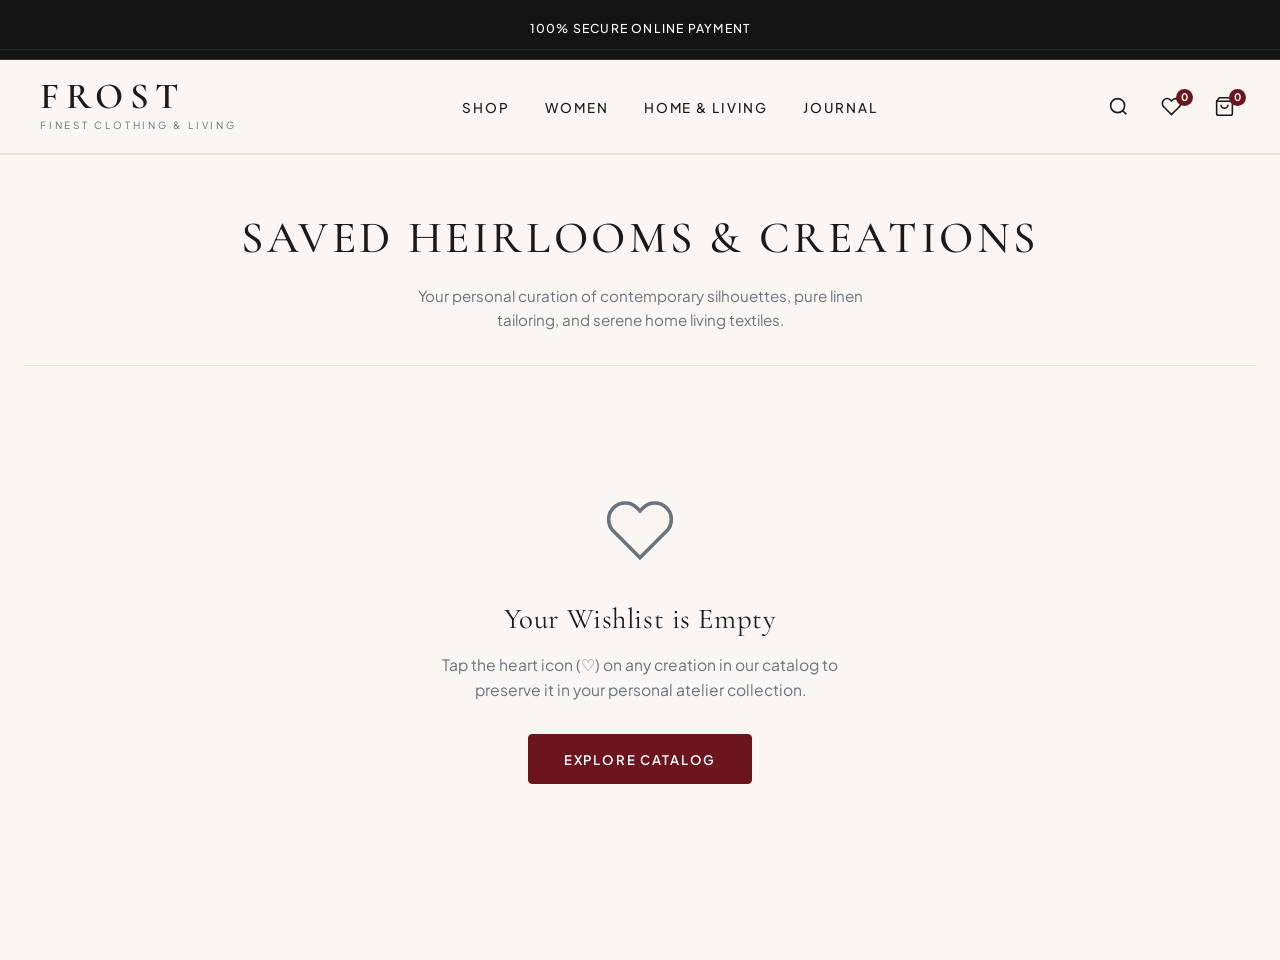
<file: wishlist.html>
<!DOCTYPE html>
<html lang="en">
<head>
  <meta charset="UTF-8" />
  <meta name="viewport" content="width=device-width, initial-scale=1.0" />
  <meta name="description" content="Your Curated Wishlist | FROST — Review your saved contemporary silhouettes and home textiles." />
  <title>Your Wishlist | FROST</title>

  <!-- Google Fonts -->
  <link rel="preconnect" href="https://fonts.googleapis.com" />
  <link rel="preconnect" href="https://fonts.gstatic.com" crossorigin />
  <link href="https://fonts.googleapis.com/css2?family=Cormorant+Garamond:ital,wght@0,300;0,400;0,500;0,600;0,700;1,400&family=Playfair+Display:ital,wght@0,400;0,500;0,600;0,700;1,400&family=Plus+Jakarta+Sans:wght@300;400;500;600;700&display=swap" rel="stylesheet" />

  <!-- Stylesheet -->
  <link rel="stylesheet" href="styles.css" />
  <style>
    .wishlist-page-main {
      max-width: 1280px;
      margin: 0 auto;
      padding: 3rem 1.5rem 6rem;
    }
    .wishlist-header-area {
      text-align: center;
      margin-bottom: 3rem;
      border-bottom: 1px solid var(--frost-border);
      padding-bottom: 2rem;
    }
    .wishlist-title {
      font-family: var(--font-serif);
      font-size: clamp(2rem, 3.5vw, 2.8rem);
      letter-spacing: 0.08em;
      text-transform: uppercase;
      font-weight: 500;
      color: var(--text-dark);
      margin-bottom: 0.6rem;
    }
    .wishlist-sub {
      color: var(--text-muted);
      font-size: 0.95rem;
      max-width: 500px;
      margin: 0 auto;
      line-height: 1.6;
    }
    .wishlist-toolbar {
      display: flex;
      justify-content: space-between;
      align-items: center;
      margin-bottom: 2rem;
      font-size: 0.88rem;
    }
    .wishlist-count-text {
      font-weight: 600;
      color: var(--text-dark);
    }
    .btn-clear-wishlist {
      background: none;
      border: none;
      color: var(--frost-burgundy);
      font-size: 0.8rem;
      font-weight: 600;
      cursor: pointer;
      text-transform: uppercase;
      letter-spacing: 0.06em;
      padding: 0.4rem 0.8rem;
      border-radius: var(--radius-sm);
      transition: all 0.2s ease;
    }
    .btn-clear-wishlist:hover {
      background: rgba(108, 21, 30, 0.08);
    }

    /* Wishlist Grid */
    .wishlist-grid {
      display: grid;
      grid-template-columns: repeat(auto-fill, minmax(280px, 1fr));
      gap: 2.2rem;
    }
    .wishlist-card {
      background: #ffffff;
      border: 1px solid var(--frost-border);
      border-radius: var(--radius-sm);
      overflow: hidden;
      display: flex;
      flex-direction: column;
      transition: transform 0.25s ease, box-shadow 0.25s ease;
      position: relative;
    }
    .wishlist-card:hover {
      transform: translateY(-4px);
      box-shadow: 0 10px 30px rgba(0,0,0,0.07);
    }
    .wishlist-media {
      position: relative;
      height: 340px;
      background: var(--frost-cream);
      overflow: hidden;
    }
    .wishlist-img {
      width: 100%;
      height: 100%;
      object-fit: cover;
      cursor: pointer;
      transition: transform 0.4s ease;
    }
    .wishlist-card:hover .wishlist-img {
      transform: scale(1.03);
    }
    .wishlist-remove-btn {
      position: absolute;
      top: 12px;
      right: 12px;
      width: 32px;
      height: 32px;
      background: #ffffff;
      border: 1px solid var(--frost-border);
      border-radius: 50%;
      display: flex;
      align-items: center;
      justify-content: center;
      cursor: pointer;
      color: var(--frost-burgundy);
      font-size: 14px;
      transition: all 0.2s ease;
      box-shadow: 0 2px 8px rgba(0,0,0,0.1);
      z-index: 2;
    }
    .wishlist-remove-btn:hover {
      background: var(--frost-burgundy);
      color: #ffffff;
      border-color: var(--frost-burgundy);
    }
    .wishlist-badge {
      position: absolute;
      top: 12px;
      left: 12px;
      background: var(--frost-burgundy);
      color: #ffffff;
      font-size: 0.68rem;
      font-weight: 700;
      letter-spacing: 0.08em;
      text-transform: uppercase;
      padding: 3px 8px;
      border-radius: 2px;
    }
    .wishlist-info {
      padding: 1.4rem;
      display: flex;
      flex-direction: column;
      flex-grow: 1;
    }
    .wishlist-category {
      font-size: 0.72rem;
      text-transform: uppercase;
      letter-spacing: 0.1em;
      color: var(--text-muted);
      margin-bottom: 0.35rem;
    }
    .wishlist-card-title {
      font-family: var(--font-serif);
      font-size: 1.15rem;
      font-weight: 600;
      color: var(--text-dark);
      text-decoration: none;
      margin-bottom: 0.5rem;
      line-height: 1.35;
      display: block;
    }
    .wishlist-card-title:hover {
      color: var(--frost-burgundy);
    }
    .wishlist-fabric {
      font-size: 0.8rem;
      color: var(--text-muted);
      margin-bottom: 1rem;
    }
    .wishlist-price-row {
      display: flex;
      align-items: baseline;
      gap: 0.6rem;
      margin-top: auto;
      margin-bottom: 1.2rem;
    }
    .wishlist-price-current {
      font-weight: 700;
      font-size: 1.15rem;
      color: var(--text-dark);
    }
    .wishlist-price-orig {
      font-size: 0.88rem;
      color: var(--text-muted);
      text-decoration: line-through;
    }
    .wishlist-actions-row {
      display: flex;
      gap: 0.6rem;
    }
    .btn-move-bag {
      flex: 1;
      background: var(--frost-burgundy);
      color: #ffffff;
      border: none;
      border-radius: var(--radius-sm);
      padding: 0.75rem;
      font-size: 0.8rem;
      font-weight: 700;
      letter-spacing: 0.08em;
      text-transform: uppercase;
      cursor: pointer;
      transition: background 0.2s ease;
      text-align: center;
    }
    .btn-move-bag:hover {
      background: #4a0e14;
    }

    /* Empty state */
    .wishlist-empty-state {
      text-align: center;
      padding: 5rem 1rem;
    }
    .empty-heart-icon {
      width: 72px;
      height: 72px;
      margin: 0 auto 1.5rem;
      color: var(--text-muted);
    }
  </style>
</head>
<body>

  <!-- Injected Announcement Top Bar -->
  <div id="frost-topbar"></div>

  <!-- Injected Luxury Header -->
  <div id="frost-header"></div>

  <main class="wishlist-page-main">
    <div class="wishlist-header-area">
      <h1 class="wishlist-title">SAVED HEIRLOOMS &amp; CREATIONS</h1>
      <p class="wishlist-sub">Your personal curation of contemporary silhouettes, pure linen tailoring, and serene home living textiles.</p>
    </div>

    <!-- Empty Wishlist State -->
    <div id="wishlist-empty-view" class="wishlist-empty-state" style="display:none;">
      <svg class="empty-heart-icon" viewBox="0 0 24 24" fill="none" stroke="currentColor" stroke-width="1.2">
        <path d="M20.84 4.61a5.5 5.5 0 0 0-7.78 0L12 5.67l-1.06-1.06a5.5 5.5 0 0 0-7.78 7.78l1.06 1.06L12 21.23l7.78-7.78 1.06-1.06a5.5 5.5 0 0 0 0-7.78z"/>
      </svg>
      <h2 style="font-family:var(--font-serif); font-size:1.8rem; color:var(--text-dark); margin-bottom:0.6rem;">Your Wishlist is Empty</h2>
      <p style="color:var(--text-muted); margin-bottom:2rem; max-width:440px; margin-left:auto; margin-right:auto;">
        Tap the heart icon (♡) on any creation in our catalog to preserve it in your personal atelier collection.
      </p>
      <a href="shop.html" class="btn-burgundy" style="display:inline-block; padding:0.85rem 2.2rem; text-decoration:none;">EXPLORE CATALOG</a>
    </div>

    <!-- Active Wishlist View -->
    <div id="wishlist-active-view">
      <div class="wishlist-toolbar">
        <span class="wishlist-count-text" id="wishlist-page-counter">Showing 0 saved creations</span>
        <button class="btn-clear-wishlist" onclick="clearFullWishlist()">Clear All</button>
      </div>

      <div class="wishlist-grid" id="wishlist-page-grid">
        <!-- Rendered via JS -->
      </div>
    </div>
  </main>

  <!-- Injected Footer + Drawers + Modals + Mobile Bottom Navigation -->
  <div id="frost-footer-area"></div>

  <!-- Scripts -->
  <script src="supabase-client.js"></script>
  <script src="shared.js"></script>
  <script>
    function renderWishlistPage() {
      const emptyView = document.getElementById('wishlist-empty-view');
      const activeView = document.getElementById('wishlist-active-view');
      const grid = document.getElementById('wishlist-page-grid');
      const counter = document.getElementById('wishlist-page-counter');

      if (!wishlist || wishlist.length === 0) {
        if (emptyView) emptyView.style.display = 'block';
        if (activeView) activeView.style.display = 'none';
        return;
      }

      if (emptyView) emptyView.style.display = 'none';
      if (activeView) activeView.style.display = 'block';

      const items = FROST_PRODUCTS.filter(p => wishlist.includes(p.id));

      if (counter) {
        counter.textContent = `Showing ${items.length} saved creation${items.length !== 1 ? 's' : ''}`;
      }

      grid.innerHTML = items.map(p => `
        <div class="wishlist-card" data-id="${p.id}">
          <div class="wishlist-media" onclick="window.location.href='product.html?id=${p.id}'">
            <img src="${p.image}" alt="${p.title}" class="wishlist-img" loading="lazy" />
            ${p.badge ? `<span class="wishlist-badge">${p.badge}</span>` : ''}
            <button class="wishlist-remove-btn" onclick="event.stopPropagation(); removeWishlistItem('${p.id}')" title="Remove from wishlist">✕</button>
          </div>
          <div class="wishlist-info">
            <span class="wishlist-category">${p.categoryName || (p.category === 'home' ? 'Home & Living' : 'Women')}</span>
            <a href="product.html?id=${p.id}" class="wishlist-card-title">${p.title}</a>
            <div class="wishlist-fabric">${p.fabric || 'Pure Artisan Texture'}</div>
            <div class="wishlist-price-row">
              <span class="wishlist-price-current">${formatCurrency(p.priceINR)}</span>
              ${p.originalPriceINR ? `<span class="wishlist-price-orig">${formatCurrency(p.originalPriceINR)}</span>` : ''}
            </div>
            <div class="wishlist-actions-row">
              <button class="btn-move-bag" onclick="moveItemToBag('${p.id}')">MOVE TO BAG</button>
            </div>
          </div>
        </div>
      `).join('');
    }

    function removeWishlistItem(productId) {
      toggleWishlist(productId);
      renderWishlistPage();
    }

    function moveItemToBag(productId) {
      addToCart(productId);
      toggleWishlist(productId);
      renderWishlistPage();
    }

    function clearFullWishlist() {
      if (!confirm('Are you sure you want to remove all saved items from your wishlist?')) return;
      wishlist = [];
      localStorage.setItem('frost_wishlist', JSON.stringify(wishlist));
      updateWishlistUI();
      renderWishlistPage();
      showToast('Wishlist cleared.');
    }

    window.addEventListener('frost:products-updated', () => {
      if (typeof refreshProductsFromStorage === 'function') refreshProductsFromStorage();
      renderWishlistPage();
    });
    window.addEventListener('storage', (e) => {
      if (e.key && (e.key === 'frost_wishlist' || e.key.startsWith('frost_'))) {
        wishlist = JSON.parse(localStorage.getItem('frost_wishlist') || '[]');
        if (typeof refreshProductsFromStorage === 'function') refreshProductsFromStorage();
        renderWishlistPage();
      }
    });
    document.addEventListener('DOMContentLoaded', () => {
      if (typeof refreshProductsFromStorage === 'function') refreshProductsFromStorage();
      renderWishlistPage();
    });
  </script>
</body>
</html>
</file>
<file: styles.css>
/* ==========================================================================
   FROST | COUTURE & LIVING - LUXURY DESIGN SYSTEM & STYLES
   ========================================================================== */

:root {
  /* Core Brand Color Palette from Redesign UI */
  --frost-bg: #FAF7F2;
  --frost-cream: #FAF7F2;
  --frost-platinum: #F5EFEB;
  --frost-silk: #F0E9DF;
  --frost-white: #FFFFFF;
  --frost-card-bg: #FFFFFF;

  --frost-burgundy: #6C151E;
  --frost-burgundy-hover: #520F16;
  --frost-burgundy-light: #F9EBEB;
  
  --frost-green: #0F382C;
  --frost-green-hover: #09241C;
  --frost-green-light: #EBF3F0;
  
  --frost-sand: #F5DABF;
  --frost-border: #E8E1D7;
  --frost-border-subtle: #F0EAE1;

  --frost-dark: #141414;
  --frost-dark-footer: #141414;
  --frost-dark-card: #1C1917;
  --frost-dark-border: rgba(255, 255, 255, 0.1);
  --frost-charcoal: #1C1917;
  
  --gold-primary: #8C6D46;
  --gold-light: #CBB493;
  --gold-dark: #6C512F;
  --gold-gradient: linear-gradient(135deg, #6C151E 0%, #8C6D46 100%);
  --gold-border: rgba(108, 21, 30, 0.2);

  --slate-blue: #3d4a58;
  --deep-wine: #6C151E;
  --emerald-rich: #0F382C;
  
  --text-dark: #1C1917;
  --text-muted: #6B7280;
  --text-light-muted: #9CA3AF;
  --text-light: #FAF7F2;
  
  /* Glassmorphism */
  --glass-light: rgba(250, 247, 242, 0.92);
  --glass-dark: rgba(20, 20, 20, 0.94);
  --glass-blur: blur(20px);
  --glass-border-light: rgba(232, 225, 215, 0.8);
  --glass-border-dark: rgba(255, 255, 255, 0.08);

  /* Typography */
  --font-serif: 'Cormorant Garamond', 'Playfair Display', Georgia, serif;
  --font-display: 'Playfair Display', 'Cormorant Garamond', serif;
  --font-sans: 'Plus Jakarta Sans', -apple-system, BlinkMacSystemFont, 'Segoe UI', Roboto, sans-serif;

  /* Shadows */
  --shadow-sm: 0 2px 8px rgba(0, 0, 0, 0.04);
  --shadow-md: 0 8px 24px rgba(0, 0, 0, 0.06);
  --shadow-lg: 0 16px 40px rgba(0, 0, 0, 0.09);
  --shadow-dark: 0 25px 60px rgba(0, 0, 0, 0.4);

  /* Transitions */
  --transition-fast: 0.2s cubic-bezier(0.25, 0.46, 0.45, 0.94);
  --transition-smooth: 0.35s cubic-bezier(0.16, 1, 0.3, 1);
  --transition-slow: 0.7s cubic-bezier(0.16, 1, 0.3, 1);

  --radius-sm: 4px;
  --radius-md: 8px;
  --radius-lg: 14px;
  --radius-full: 9999px;
}

/* Base Resets */
*, *::before, *::after {
  box-sizing: border-box;
  margin: 0;
  padding: 0;
}

html {
  scroll-behavior: smooth;
  font-size: 16px;
  text-rendering: optimizeLegibility;
  -webkit-font-smoothing: antialiased;
}

body {
  font-family: var(--font-sans);
  background-color: var(--frost-cream);
  color: var(--text-dark);
  line-height: 1.6;
  overflow-x: hidden;
  position: relative;
}

/* Custom Scrollbar */
::-webkit-scrollbar {
  width: 7px;
}
::-webkit-scrollbar-track {
  background: var(--frost-platinum);
}
::-webkit-scrollbar-thumb {
  background: var(--gold-primary);
  border-radius: var(--radius-full);
}
::-webkit-scrollbar-thumb:hover {
  background: var(--gold-dark);
}

/* Typography Hierarchy */
h1, h2, h3, h4, .brand-font {
  font-family: var(--font-serif);
  font-weight: 400;
  letter-spacing: 0.02em;
  color: var(--frost-dark);
}

.display-title {
  font-family: var(--font-display);
  letter-spacing: 0.18em;
  text-transform: uppercase;
}

p {
  color: var(--text-muted);
  font-size: 0.98rem;
}

a {
  color: inherit;
  text-decoration: none;
  transition: color var(--transition-fast);
}

button {
  font-family: inherit;
  cursor: pointer;
  border: none;
  background: none;
  transition: all var(--transition-fast);
}

img {
  max-width: 100%;
  height: auto;
  display: block;
}

.container {
  width: 90%;
  max-width: 1420px;
  margin: 0 auto;
}

/* Section Header Shared Styles */
.section-head {
  text-align: center;
  margin-bottom: 3.5rem;
  position: relative;
}

.section-eyebrow {
  display: inline-block;
  font-family: var(--font-display);
  font-size: 0.78rem;
  letter-spacing: 0.28em;
  text-transform: uppercase;
  color: var(--gold-dark);
  margin-bottom: 0.6rem;
  position: relative;
}

.section-eyebrow::after {
  content: '';
  display: block;
  width: 32px;
  height: 1px;
  background: var(--gold-primary);
  margin: 0.4rem auto 0;
}

.section-title {
  font-size: 2.8rem;
  line-height: 1.15;
  color: var(--frost-dark);
  font-weight: 400;
}

.section-subtitle {
  max-width: 620px;
  margin: 0.8rem auto 0;
  font-size: 1.05rem;
  color: var(--text-muted);
}

/* ==========================================================================
   ANNOUNCEMENT TOP BAR
   ========================================================================== */
.top-bar {
  background-color: var(--frost-dark);
  color: var(--frost-platinum);
  font-size: 0.76rem;
  letter-spacing: 0.12em;
  padding: 0.55rem 0;
  border-bottom: 1px solid rgba(197, 168, 128, 0.2);
  position: relative;
  z-index: 101;
}

.top-bar .container {
  display: flex;
  justify-content: space-between;
  align-items: center;
}

.top-bar-ticker {
  text-transform: uppercase;
  font-weight: 500;
  display: flex;
  align-items: center;
  gap: 0.7rem;
}

.top-bar-ticker .badge-pulse {
  display: inline-block;
  width: 6px;
  height: 6px;
  background-color: var(--gold-light);
  border-radius: 50%;
  box-shadow: 0 0 10px var(--gold-light);
  animation: pulse-dot 2s infinite;
}

@keyframes pulse-dot {
  0%, 100% { opacity: 0.4; transform: scale(0.9); }
  50% { opacity: 1; transform: scale(1.3); }
}

.top-bar-actions {
  display: flex;
  align-items: center;
  gap: 1.5rem;
}

.currency-selector {
  display: flex;
  align-items: center;
  gap: 0.4rem;
  font-size: 0.76rem;
  text-transform: uppercase;
}

.currency-selector select {
  background: transparent;
  color: var(--gold-light);
  border: 1px solid rgba(197, 168, 128, 0.4);
  border-radius: var(--radius-sm);
  padding: 2px 6px;
  font-size: 0.74rem;
  outline: none;
  cursor: pointer;
}

.currency-selector select option {
  background-color: var(--frost-dark);
  color: var(--frost-white);
}

.top-bar-link {
  color: var(--text-light-muted);
  transition: color var(--transition-fast);
}

.top-bar-link:hover {
  color: var(--gold-light);
}

/* ==========================================================================
   STICKY LUXURY NAVIGATION BAR
   ========================================================================== */
.header-nav {
  position: sticky;
  top: 0;
  left: 0;
  width: 100%;
  z-index: 100;
  background: var(--glass-light);
  backdrop-filter: var(--glass-blur);
  -webkit-backdrop-filter: var(--glass-blur);
  border-bottom: 1px solid rgba(220, 215, 205, 0.6);
  transition: background var(--transition-smooth), box-shadow var(--transition-smooth);
}

.header-nav.scrolled {
  background: rgba(255, 255, 255, 0.94);
  box-shadow: var(--shadow-sm);
}

.nav-wrapper {
  display: flex;
  justify-content: space-between;
  align-items: center;
  padding: 1.1rem 0;
}

.brand-logo {
  display: flex;
  flex-direction: column;
  align-items: center;
  text-align: center;
  cursor: pointer;
}

.brand-logo .logo-monogram {
  font-family: var(--font-display);
  font-size: 2.1rem;
  letter-spacing: 0.35em;
  font-weight: 500;
  color: var(--frost-dark);
  line-height: 1;
  position: relative;
  left: 0.17em;
}

.brand-logo .logo-tagline {
  font-family: var(--font-sans);
  font-size: 0.58rem;
  letter-spacing: 0.38em;
  text-transform: uppercase;
  color: var(--gold-dark);
  margin-top: 0.25rem;
}

.nav-menu {
  display: flex;
  list-style: none;
  align-items: center;
  gap: 2.2rem;
}

.nav-item {
  position: relative;
}

.nav-link {
  font-size: 0.85rem;
  letter-spacing: 0.15em;
  text-transform: uppercase;
  font-weight: 500;
  color: var(--frost-dark);
  padding: 0.5rem 0;
  position: relative;
  transition: color var(--transition-fast);
}

.nav-link::after {
  content: '';
  position: absolute;
  bottom: 0;
  left: 50%;
  transform: translateX(-50%);
  width: 0;
  height: 1.5px;
  background: var(--gold-primary);
  transition: width var(--transition-fast);
}

.nav-link:hover::after,
.nav-link.active::after {
  width: 100%;
}

.nav-link:hover {
  color: var(--gold-dark);
}

/* Mega-menu / Dropdown */
.nav-dropdown {
  position: absolute;
  top: 100%;
  left: 50%;
  transform: translateX(-50%) translateY(10px);
  background: var(--glass-light);
  backdrop-filter: var(--glass-blur);
  min-width: 240px;
  padding: 1rem 1.4rem;
  border: 1px solid var(--frost-dark-border);
  box-shadow: var(--shadow-lg);
  border-radius: var(--radius-sm);
  opacity: 0;
  pointer-events: none;
  transition: all var(--transition-fast);
  z-index: 100;
  list-style: none;
}

.nav-item:hover .nav-dropdown {
  opacity: 1;
  pointer-events: auto;
  transform: translateX(-50%) translateY(0);
}

.dropdown-link {
  display: block;
  padding: 0.55rem 0;
  font-size: 0.82rem;
  letter-spacing: 0.08em;
  color: var(--text-dark);
  border-bottom: 1px solid rgba(0, 0, 0, 0.04);
}

.dropdown-link:hover {
  color: var(--gold-dark);
  transform: translateX(4px);
}

/* Nav Action Icons */
.nav-actions {
  display: flex;
  align-items: center;
  gap: 1.25rem;
}

.icon-btn {
  position: relative;
  display: flex;
  align-items: center;
  justify-content: center;
  width: 40px;
  height: 40px;
  border-radius: 50%;
  color: var(--frost-dark);
  transition: all var(--transition-fast);
}

.icon-btn:hover {
  background: rgba(197, 168, 128, 0.15);
  color: var(--gold-dark);
}

.icon-btn svg {
  width: 20px;
  height: 20px;
  stroke-width: 1.6;
}

.badge-count {
  position: absolute;
  top: 2px;
  right: 2px;
  background: var(--frost-dark);
  color: var(--gold-light);
  font-size: 0.65rem;
  font-weight: 700;
  width: 17px;
  height: 17px;
  border-radius: 50%;
  display: flex;
  align-items: center;
  justify-content: center;
  border: 1px solid var(--gold-border);
}

.mobile-toggle {
  display: none;
}

/* ==========================================================================
   HERO EDITORIAL SECTION
   ========================================================================== */
.hero-editorial {
  position: relative;
  min-height: 86vh;
  display: flex;
  align-items: center;
  background-color: var(--frost-dark);
  color: var(--frost-white);
  overflow: hidden;
}

.hero-slider {
  position: absolute;
  inset: 0;
  width: 100%;
  height: 100%;
}

.hero-slide {
  position: absolute;
  inset: 0;
  opacity: 0;
  transition: opacity 1.2s ease-in-out;
  background-size: cover;
  background-position: center;
}

.hero-slide.active {
  opacity: 1;
}

.hero-slide::after {
  content: '';
  position: absolute;
  inset: 0;
  background: linear-gradient(
    90deg, 
    rgba(12, 15, 18, 0.88) 0%, 
    rgba(12, 15, 18, 0.6) 50%, 
    rgba(12, 15, 18, 0.25) 100%
  );
}

.hero-content {
  position: relative;
  z-index: 10;
  max-width: 720px;
  padding: 4rem 0;
}

.hero-season-tag {
  display: inline-flex;
  align-items: center;
  gap: 0.6rem;
  background: rgba(197, 168, 128, 0.16);
  border: 1px solid var(--gold-border);
  padding: 0.4rem 1.2rem;
  border-radius: var(--radius-full);
  font-family: var(--font-display);
  font-size: 0.72rem;
  letter-spacing: 0.22em;
  text-transform: uppercase;
  color: var(--gold-light);
  margin-bottom: 1.5rem;
  backdrop-filter: blur(8px);
}

.hero-title {
  font-size: 4.4rem;
  line-height: 1.05;
  color: var(--frost-white);
  font-weight: 300;
  margin-bottom: 1.4rem;
  text-shadow: 0 4px 20px rgba(0, 0, 0, 0.5);
}

.hero-title em {
  font-style: italic;
  font-family: var(--font-serif);
  color: var(--gold-light);
  font-weight: 400;
}

.hero-desc {
  font-size: 1.12rem;
  color: rgba(244, 246, 248, 0.82);
  line-height: 1.7;
  max-width: 580px;
  margin-bottom: 2.5rem;
}

.hero-buttons {
  display: flex;
  gap: 1.2rem;
  flex-wrap: wrap;
}

.btn-luxury {
  display: inline-flex;
  align-items: center;
  gap: 0.8rem;
  padding: 1.1rem 2.4rem;
  font-family: var(--font-display);
  font-size: 0.78rem;
  letter-spacing: 0.2em;
  text-transform: uppercase;
  font-weight: 600;
  border-radius: var(--radius-sm);
  transition: all var(--transition-fast);
  cursor: pointer;
}

.btn-gold {
  background: var(--gold-gradient);
  color: var(--frost-dark);
  box-shadow: var(--shadow-gold);
}

.btn-gold:hover {
  transform: translateY(-3px);
  box-shadow: 0 12px 35px rgba(197, 168, 128, 0.45);
}

.btn-outline-white {
  border: 1px solid rgba(255, 255, 255, 0.4);
  color: var(--frost-white);
  background: rgba(255, 255, 255, 0.05);
  backdrop-filter: blur(8px);
}

.btn-outline-white:hover {
  background: rgba(255, 255, 255, 0.15);
  border-color: var(--frost-white);
  transform: translateY(-3px);
}

.hero-slider-nav {
  position: absolute;
  bottom: 2.5rem;
  right: 5%;
  z-index: 10;
  display: flex;
  align-items: center;
  gap: 1.2rem;
}

.slide-dot {
  width: 44px;
  height: 2.5px;
  background: rgba(255, 255, 255, 0.3);
  cursor: pointer;
  transition: all var(--transition-fast);
}

.slide-dot.active {
  background: var(--gold-light);
  height: 3.5px;
}

/* ==========================================================================
   BRAND VALUES & TRUST BAR
   ========================================================================== */
.trust-bar {
  background: var(--frost-white);
  border-bottom: 1px solid var(--frost-silk);
  padding: 2.2rem 0;
}

.trust-grid {
  display: grid;
  grid-template-columns: repeat(4, 1fr);
  gap: 2rem;
}

.trust-item {
  display: flex;
  align-items: center;
  gap: 1.1rem;
}

.trust-icon {
  width: 46px;
  height: 46px;
  min-width: 46px;
  background: var(--frost-cream);
  border: 1px solid var(--gold-border);
  border-radius: 50%;
  display: flex;
  align-items: center;
  justify-content: center;
  color: var(--gold-dark);
}

.trust-icon svg {
  width: 22px;
  height: 22px;
}

.trust-info h4 {
  font-family: var(--font-display);
  font-size: 0.82rem;
  letter-spacing: 0.12em;
  text-transform: uppercase;
  margin-bottom: 0.2rem;
  color: var(--frost-dark);
}

.trust-info p {
  font-size: 0.8rem;
  color: var(--text-muted);
  line-height: 1.35;
}

/* ==========================================================================
   CATEGORY DUAL SPOTLIGHT (SAREES VS HOME LIVING)
   ========================================================================== */
.dual-spotlight {
  padding: 6rem 0;
  background: var(--frost-cream);
}

.spotlight-grid {
  display: grid;
  grid-template-columns: 1fr 1fr;
  gap: 2.5rem;
}

.spotlight-card {
  position: relative;
  height: 540px;
  border-radius: var(--radius-sm);
  overflow: hidden;
  cursor: pointer;
  box-shadow: var(--shadow-md);
}

.spotlight-card .spotlight-bg {
  width: 100%;
  height: 100%;
  object-fit: cover;
  transition: transform 1s cubic-bezier(0.16, 1, 0.3, 1);
}

.spotlight-card:hover .spotlight-bg {
  transform: scale(1.06);
}

.spotlight-card::after {
  content: '';
  position: absolute;
  inset: 0;
  background: linear-gradient(
    to top,
    rgba(12, 15, 18, 0.85) 0%,
    rgba(12, 15, 18, 0.35) 50%,
    transparent 100%
  );
  transition: background var(--transition-smooth);
}

.spotlight-card:hover::after {
  background: linear-gradient(
    to top,
    rgba(12, 15, 18, 0.92) 0%,
    rgba(12, 15, 18, 0.45) 50%,
    transparent 100%
  );
}

.spotlight-content {
  position: absolute;
  bottom: 0;
  left: 0;
  width: 100%;
  padding: 3rem;
  z-index: 5;
  color: var(--frost-white);
}

.spotlight-subtitle {
  font-family: var(--font-display);
  font-size: 0.74rem;
  letter-spacing: 0.25em;
  text-transform: uppercase;
  color: var(--gold-light);
  margin-bottom: 0.6rem;
}

.spotlight-title {
  font-size: 2.4rem;
  color: var(--frost-white);
  margin-bottom: 0.8rem;
}

.spotlight-link {
  display: inline-flex;
  align-items: center;
  gap: 0.6rem;
  font-family: var(--font-display);
  font-size: 0.78rem;
  letter-spacing: 0.18em;
  text-transform: uppercase;
  color: var(--frost-white);
  border-bottom: 1px solid var(--gold-primary);
  padding-bottom: 0.3rem;
  margin-top: 0.6rem;
}

.spotlight-link svg {
  width: 16px;
  height: 16px;
  transition: transform var(--transition-fast);
}

.spotlight-card:hover .spotlight-link svg {
  transform: translateX(6px);
}

/* ==========================================================================
   INTERACTIVE PRODUCT CATALOG & FILTERS
   ========================================================================== */
.catalog-section {
  padding: 6rem 0;
  background: var(--frost-white);
}

/* Catalog Filter Tabs */
.catalog-tabs {
  display: flex;
  justify-content: center;
  gap: 0.8rem;
  margin-bottom: 2.2rem;
  flex-wrap: wrap;
}

.tab-btn {
  font-family: var(--font-display);
  font-size: 0.76rem;
  letter-spacing: 0.16em;
  text-transform: uppercase;
  padding: 0.75rem 1.6rem;
  border-radius: var(--radius-full);
  border: 1px solid var(--frost-silk);
  background: var(--frost-cream);
  color: var(--text-muted);
  transition: all var(--transition-fast);
}

.tab-btn:hover {
  border-color: var(--gold-primary);
  color: var(--frost-dark);
}

.tab-btn.active {
  background: var(--frost-dark);
  color: var(--gold-light);
  border-color: var(--frost-dark);
  box-shadow: 0 4px 15px rgba(0, 0, 0, 0.15);
}

/* Secondary Filter & Sort Toolbar */
.catalog-toolbar {
  display: flex;
  justify-content: space-between;
  align-items: center;
  padding: 1.1rem 0;
  margin-bottom: 2.5rem;
  border-top: 1px solid var(--frost-silk);
  border-bottom: 1px solid var(--frost-silk);
}

.filter-group {
  display: flex;
  align-items: center;
  gap: 1.2rem;
  flex-wrap: wrap;
}

.filter-select {
  padding: 0.45rem 1rem;
  border: 1px solid rgba(0, 0, 0, 0.12);
  border-radius: var(--radius-sm);
  background: var(--frost-white);
  font-family: var(--font-sans);
  font-size: 0.82rem;
  color: var(--text-dark);
  outline: none;
  cursor: pointer;
}

.filter-select:focus {
  border-color: var(--gold-primary);
}

.items-count {
  font-size: 0.82rem;
  color: var(--text-muted);
}

/* Product Cards Grid */
.products-grid {
  display: grid;
  grid-template-columns: repeat(4, 1fr);
  gap: 2rem;
}

.product-card {
  background: var(--frost-white);
  border-radius: var(--radius-sm);
  overflow: hidden;
  transition: transform var(--transition-smooth), box-shadow var(--transition-smooth);
  position: relative;
  display: flex;
  flex-direction: column;
  border: 1px solid rgba(0, 0, 0, 0.05);
}

.product-card:hover {
  transform: translateY(-8px);
  box-shadow: var(--shadow-lg);
}

.product-media {
  position: relative;
  aspect-ratio: 3/4;
  overflow: hidden;
  background-color: var(--frost-cream);
  cursor: pointer;
}

.product-img {
  width: 100%;
  height: 100%;
  object-fit: cover;
  transition: transform 0.8s cubic-bezier(0.16, 1, 0.3, 1);
}

.product-card:hover .product-img {
  transform: scale(1.08);
}

/* Badges */
.product-badge {
  position: absolute;
  top: 12px;
  left: 12px;
  background: var(--frost-dark);
  color: var(--gold-light);
  font-family: var(--font-display);
  font-size: 0.65rem;
  letter-spacing: 0.18em;
  text-transform: uppercase;
  padding: 4px 10px;
  border-radius: var(--radius-sm);
  border: 1px solid var(--gold-border);
  z-index: 2;
}

.product-badge.gold {
  background: var(--gold-gradient);
  color: var(--frost-dark);
  font-weight: 700;
  border: none;
}

/* Wishlist Action */
.card-wishlist-btn {
  position: absolute;
  top: 12px;
  right: 12px;
  width: 36px;
  height: 36px;
  background: rgba(255, 255, 255, 0.9);
  backdrop-filter: blur(6px);
  border-radius: 50%;
  display: flex;
  align-items: center;
  justify-content: center;
  color: var(--text-dark);
  z-index: 3;
  transition: all var(--transition-fast);
}

.card-wishlist-btn:hover,
.card-wishlist-btn.active {
  background: #ff4757;
  color: var(--frost-white);
  transform: scale(1.1);
}

.card-wishlist-btn svg {
  width: 17px;
  height: 17px;
}

/* Hover Quick-Action Drawer on Card */
.card-overlay-actions {
  position: absolute;
  bottom: 0;
  left: 0;
  width: 100%;
  padding: 1rem;
  background: linear-gradient(to top, rgba(12, 15, 18, 0.75), transparent);
  display: flex;
  gap: 0.6rem;
  opacity: 0;
  transform: translateY(10px);
  transition: all var(--transition-fast);
  z-index: 3;
}

.product-card:hover .card-overlay-actions {
  opacity: 1;
  transform: translateY(0);
}

.btn-card-quickview {
  flex: 1;
  background: rgba(255, 255, 255, 0.92);
  color: var(--frost-dark);
  padding: 0.55rem;
  font-size: 0.72rem;
  letter-spacing: 0.14em;
  text-transform: uppercase;
  font-weight: 600;
  border-radius: var(--radius-sm);
  text-align: center;
  backdrop-filter: blur(4px);
}

.btn-card-quickview:hover {
  background: var(--frost-dark);
  color: var(--gold-light);
}

/* Product Info */
.product-info {
  padding: 1.4rem 1.1rem 1.6rem;
  display: flex;
  flex-direction: column;
  flex-grow: 1;
}

.product-category {
  font-family: var(--font-display);
  font-size: 0.68rem;
  letter-spacing: 0.16em;
  text-transform: uppercase;
  color: var(--gold-dark);
  margin-bottom: 0.35rem;
}

.product-title {
  font-size: 1.15rem;
  font-family: var(--font-serif);
  color: var(--frost-dark);
  margin-bottom: 0.4rem;
  line-height: 1.3;
  cursor: pointer;
}

.product-title:hover {
  color: var(--gold-dark);
}

.product-fabric-meta {
  font-size: 0.78rem;
  color: var(--text-muted);
  margin-bottom: 0.9rem;
}

.product-price-row {
  margin-top: auto;
  display: flex;
  justify-content: space-between;
  align-items: center;
  padding-top: 0.8rem;
  border-top: 1px solid var(--frost-silk);
}

.price-wrap {
  display: flex;
  align-items: baseline;
  gap: 0.5rem;
}

.price-current {
  font-weight: 700;
  font-size: 1.15rem;
  color: var(--frost-dark);
}

.price-original {
  font-size: 0.82rem;
  text-decoration: line-through;
  color: var(--text-light-muted);
}

.btn-add-cart {
  background: var(--frost-dark);
  color: var(--gold-light);
  padding: 0.55rem 1rem;
  border-radius: var(--radius-sm);
  font-size: 0.72rem;
  letter-spacing: 0.14em;
  text-transform: uppercase;
  font-weight: 600;
}

.btn-add-cart:hover {
  background: var(--gold-primary);
  color: var(--frost-dark);
}

/* ==========================================================================
   INTERACTIVE ROOM VISUALIZER ("SHOP THE LOOK")
   ========================================================================== */
.lookbook-section {
  padding: 6rem 0;
  background: var(--frost-dark);
  color: var(--frost-white);
  position: relative;
}

.lookbook-section .section-title {
  color: var(--frost-white);
}

.lookbook-visualizer-card {
  position: relative;
  max-width: 1200px;
  margin: 0 auto;
  border-radius: var(--radius-md);
  overflow: hidden;
  box-shadow: var(--shadow-dark);
  border: 1px solid var(--frost-dark-border);
}

.visualizer-img {
  width: 100%;
  height: 640px;
  object-fit: cover;
}

/* Hotspot Pins */
.hotspot-pin {
  position: absolute;
  width: 34px;
  height: 34px;
  border-radius: 50%;
  background: var(--gold-primary);
  color: var(--frost-dark);
  display: flex;
  align-items: center;
  justify-content: center;
  cursor: pointer;
  z-index: 10;
  box-shadow: 0 0 0 6px rgba(197, 168, 128, 0.35);
  animation: pulse-pin 2.5s infinite;
  transition: transform var(--transition-fast);
}

.hotspot-pin:hover {
  transform: scale(1.2);
  background: var(--frost-white);
}

@keyframes pulse-pin {
  0% { box-shadow: 0 0 0 0 rgba(197, 168, 128, 0.6); }
  70% { box-shadow: 0 0 0 16px rgba(197, 168, 128, 0); }
  100% { box-shadow: 0 0 0 0 rgba(197, 168, 128, 0); }
}

.hotspot-pin svg {
  width: 16px;
  height: 16px;
}

/* Hotspot Popover Tooltip */
.hotspot-popover {
  position: absolute;
  bottom: calc(100% + 14px);
  left: 50%;
  transform: translateX(-50%) translateY(10px);
  width: 250px;
  background: var(--glass-dark);
  backdrop-filter: var(--glass-blur);
  border: 1px solid var(--gold-border);
  padding: 1.1rem;
  border-radius: var(--radius-sm);
  color: var(--frost-white);
  box-shadow: var(--shadow-lg);
  opacity: 0;
  pointer-events: none;
  transition: all var(--transition-fast);
  z-index: 20;
}

.hotspot-pin.active .hotspot-popover,
.hotspot-pin:hover .hotspot-popover {
  opacity: 1;
  pointer-events: auto;
  transform: translateX(-50%) translateY(0);
}

.popover-category {
  font-family: var(--font-display);
  font-size: 0.62rem;
  letter-spacing: 0.16em;
  color: var(--gold-light);
  text-transform: uppercase;
}

.popover-title {
  font-family: var(--font-serif);
  font-size: 1.05rem;
  margin: 0.3rem 0;
}

.popover-price {
  font-weight: 700;
  font-size: 0.95rem;
  color: var(--frost-platinum);
  margin-bottom: 0.7rem;
}

.popover-btn {
  display: block;
  width: 100%;
  text-align: center;
  background: var(--gold-gradient);
  color: var(--frost-dark);
  font-family: var(--font-display);
  font-size: 0.65rem;
  letter-spacing: 0.16em;
  text-transform: uppercase;
  padding: 0.45rem 0;
  border-radius: var(--radius-sm);
  font-weight: 600;
}

/* ==========================================================================
   ARTISANAL HERITAGE & ATELIER STORY
   ========================================================================== */
.heritage-section {
  padding: 7rem 0;
  background: var(--frost-cream);
  position: relative;
}

.heritage-grid {
  display: grid;
  grid-template-columns: 1fr 1fr;
  gap: 4rem;
  align-items: center;
}

.heritage-media {
  position: relative;
}

.heritage-img-main {
  width: 100%;
  height: 520px;
  object-fit: cover;
  border-radius: var(--radius-sm);
  box-shadow: var(--shadow-lg);
}

.heritage-badge-box {
  position: absolute;
  bottom: -24px;
  right: -24px;
  background: var(--frost-dark);
  color: var(--gold-light);
  padding: 1.8rem 2.2rem;
  border-radius: var(--radius-sm);
  border: 1px solid var(--gold-border);
  box-shadow: var(--shadow-md);
  text-align: center;
}

.heritage-badge-box h3 {
  font-size: 2.5rem;
  color: var(--gold-light);
  line-height: 1;
  margin-bottom: 0.3rem;
}

.heritage-badge-box p {
  font-family: var(--font-display);
  font-size: 0.68rem;
  letter-spacing: 0.22em;
  text-transform: uppercase;
  color: var(--frost-platinum);
}

.heritage-content .section-eyebrow {
  margin-bottom: 0.8rem;
}

.heritage-content .section-title {
  text-align: left;
  font-size: 2.8rem;
  margin-bottom: 1.5rem;
}

.heritage-text {
  font-size: 1.05rem;
  color: var(--text-muted);
  line-height: 1.8;
  margin-bottom: 1.5rem;
}

.heritage-pillars {
  display: grid;
  grid-template-columns: 1fr 1fr;
  gap: 1.5rem;
  margin: 2rem 0;
}

.pillar-item h5 {
  font-family: var(--font-display);
  font-size: 0.82rem;
  letter-spacing: 0.12em;
  text-transform: uppercase;
  color: var(--frost-dark);
  margin-bottom: 0.3rem;
}

.pillar-item p {
  font-size: 0.85rem;
  color: var(--text-muted);
}

/* ==========================================================================
   EDITORIAL PRESS & CLIENTELE TESTIMONIALS
   ========================================================================== */
.press-section {
  padding: 5rem 0;
  background: var(--frost-white);
  border-top: 1px solid var(--frost-silk);
  border-bottom: 1px solid var(--frost-silk);
}

.press-logos {
  display: flex;
  justify-content: space-around;
  align-items: center;
  flex-wrap: wrap;
  gap: 2rem;
  opacity: 0.65;
  filter: grayscale(1);
  margin-bottom: 4rem;
}

.press-logo-text {
  font-family: var(--font-serif);
  font-size: 1.6rem;
  letter-spacing: 0.14em;
  color: var(--frost-dark);
  text-transform: uppercase;
}

.reviews-grid {
  display: grid;
  grid-template-columns: repeat(3, 1fr);
  gap: 2.5rem;
}

.review-card {
  background: var(--frost-cream);
  padding: 2.2rem;
  border-radius: var(--radius-sm);
  border: 1px solid var(--frost-silk);
  position: relative;
}

.review-stars {
  color: var(--gold-dark);
  font-size: 0.95rem;
  margin-bottom: 1.1rem;
}

.review-quote {
  font-family: var(--font-serif);
  font-size: 1.18rem;
  line-height: 1.6;
  color: var(--frost-dark);
  margin-bottom: 1.5rem;
}

.reviewer-meta {
  display: flex;
  align-items: center;
  gap: 0.8rem;
}

.reviewer-avatar {
  width: 42px;
  height: 42px;
  border-radius: 50%;
  background: var(--frost-dark);
  color: var(--gold-light);
  display: flex;
  align-items: center;
  justify-content: center;
  font-weight: 700;
  font-size: 0.82rem;
}

.reviewer-info h5 {
  font-size: 0.88rem;
  font-weight: 600;
  color: var(--frost-dark);
}

.reviewer-info span {
  font-size: 0.74rem;
  color: var(--text-muted);
}

/* ==========================================================================
   VIP ATELIER CONCIERGE BANNER
   ========================================================================== */
.vip-banner {
  padding: 5rem 0;
  background: linear-gradient(135deg, #14191f 0%, #0c0f12 100%);
  color: var(--frost-white);
  border-top: 1px solid var(--frost-dark-border);
}

.vip-content {
  display: flex;
  justify-content: space-between;
  align-items: center;
  flex-wrap: wrap;
  gap: 2rem;
}

.vip-text h2 {
  color: var(--frost-white);
  font-size: 2.6rem;
  margin-bottom: 0.6rem;
}

.vip-text p {
  color: rgba(244, 246, 248, 0.75);
  max-width: 600px;
}

/* ==========================================================================
   MODALS, DRAWERS & OVERLAYS
   ========================================================================== */
.overlay-backdrop {
  position: fixed;
  inset: 0;
  background: rgba(12, 15, 18, 0.65);
  backdrop-filter: blur(6px);
  z-index: 1000;
  opacity: 0;
  pointer-events: none;
  transition: opacity var(--transition-smooth);
}

.overlay-backdrop.active {
  opacity: 1;
  pointer-events: auto;
}

/* Slide-out Cart Drawer */
.cart-drawer {
  position: fixed;
  top: 0;
  right: -480px;
  width: 100%;
  max-width: 480px;
  height: 100vh;
  background: var(--frost-white);
  box-shadow: var(--shadow-dark);
  z-index: 1010;
  display: flex;
  flex-direction: column;
  transition: right 0.45s cubic-bezier(0.16, 1, 0.3, 1);
}

.cart-drawer.active {
  right: 0;
}

.drawer-header {
  display: flex;
  justify-content: space-between;
  align-items: center;
  padding: 1.5rem 1.8rem;
  border-bottom: 1px solid var(--frost-silk);
}

.drawer-header h3 {
  font-family: var(--font-display);
  font-size: 0.95rem;
  letter-spacing: 0.16em;
  text-transform: uppercase;
  color: var(--frost-dark);
}

.close-btn {
  font-size: 1.4rem;
  color: var(--text-dark);
  line-height: 1;
  padding: 0.4rem;
}

.close-btn:hover {
  color: var(--gold-dark);
}

/* Shipping Progress Bar */
.shipping-progress-box {
  padding: 1rem 1.8rem;
  background: var(--frost-cream);
  border-bottom: 1px solid var(--frost-silk);
  font-size: 0.8rem;
}

.shipping-bar-track {
  width: 100%;
  height: 5px;
  background: rgba(0, 0, 0, 0.08);
  border-radius: var(--radius-full);
  margin-top: 0.5rem;
  overflow: hidden;
}

.shipping-bar-fill {
  height: 100%;
  background: var(--gold-gradient);
  border-radius: var(--radius-full);
  transition: width 0.4s ease;
}

.drawer-body {
  padding: 1.5rem 1.8rem;
  flex-grow: 1;
  overflow-y: auto;
}

.empty-cart-state {
  text-align: center;
  padding: 3rem 0;
  color: var(--text-muted);
}

.empty-cart-state svg {
  width: 50px;
  height: 50px;
  margin-bottom: 1rem;
  color: var(--gold-dark);
  opacity: 0.5;
}

/* Cart Items List */
.cart-item {
  display: flex;
  gap: 1.2rem;
  padding: 1.2rem 0;
  border-bottom: 1px solid var(--frost-silk);
  align-items: center;
}

.cart-item-img {
  width: 76px;
  height: 98px;
  object-fit: cover;
  border-radius: var(--radius-sm);
}

.cart-item-info {
  flex-grow: 1;
}

.cart-item-title {
  font-family: var(--font-serif);
  font-size: 1.05rem;
  color: var(--frost-dark);
  margin-bottom: 0.2rem;
}

.cart-item-meta {
  font-size: 0.76rem;
  color: var(--text-muted);
  margin-bottom: 0.5rem;
}

.cart-item-bottom {
  display: flex;
  justify-content: space-between;
  align-items: center;
}

.qty-stepper {
  display: flex;
  align-items: center;
  border: 1px solid var(--frost-silk);
  border-radius: var(--radius-sm);
}

.qty-btn {
  padding: 0.2rem 0.6rem;
  font-size: 0.85rem;
  color: var(--frost-dark);
}

.qty-val {
  padding: 0.2rem 0.6rem;
  font-size: 0.85rem;
  font-weight: 600;
}

.cart-item-price {
  font-weight: 700;
  font-size: 0.95rem;
  color: var(--frost-dark);
}

.cart-item-remove {
  color: var(--text-light-muted);
  font-size: 0.8rem;
  margin-left: 0.6rem;
}

.cart-item-remove:hover {
  color: #ff4757;
}

/* Cart Footer */
.drawer-footer {
  padding: 1.5rem 1.8rem;
  background: var(--frost-cream);
  border-top: 1px solid var(--frost-silk);
}

.gift-wrap-toggle {
  display: flex;
  align-items: center;
  gap: 0.6rem;
  font-size: 0.82rem;
  margin-bottom: 1.2rem;
  cursor: pointer;
}

.gift-wrap-toggle input {
  accent-color: var(--gold-dark);
  cursor: pointer;
}

.promo-input-group {
  display: flex;
  gap: 0.5rem;
  margin-bottom: 1.2rem;
}

.promo-input-group input {
  flex-grow: 1;
  padding: 0.55rem 0.9rem;
  border: 1px solid rgba(0, 0, 0, 0.12);
  border-radius: var(--radius-sm);
  font-size: 0.82rem;
  outline: none;
}

.promo-input-group button {
  background: var(--frost-dark);
  color: var(--gold-light);
  padding: 0 1rem;
  font-size: 0.74rem;
  letter-spacing: 0.12em;
  text-transform: uppercase;
  border-radius: var(--radius-sm);
}

.cart-summary-row {
  display: flex;
  justify-content: space-between;
  font-size: 0.86rem;
  margin-bottom: 0.4rem;
  color: var(--text-muted);
}

.cart-summary-total {
  font-size: 1.18rem;
  font-weight: 700;
  color: var(--frost-dark);
  margin-top: 0.8rem;
  padding-top: 0.8rem;
  border-top: 1px solid var(--frost-silk);
}

.btn-checkout {
  display: block;
  width: 100%;
  margin-top: 1.2rem;
  text-align: center;
  background: var(--gold-gradient);
  color: var(--frost-dark);
  font-family: var(--font-display);
  font-size: 0.82rem;
  letter-spacing: 0.2em;
  text-transform: uppercase;
  font-weight: 700;
  padding: 1.05rem;
  border-radius: var(--radius-sm);
  box-shadow: var(--shadow-gold);
}

.btn-checkout:hover {
  transform: translateY(-2px);
  box-shadow: 0 10px 25px rgba(197, 168, 128, 0.4);
}

/* ==========================================================================
   QUICK VIEW PRODUCT MODAL
   ========================================================================== */
.quickview-modal {
  position: fixed;
  top: 50%;
  left: 50%;
  transform: translate(-50%, -50%) scale(0.95);
  width: 92%;
  max-width: 960px;
  max-height: 90vh;
  background: var(--frost-white);
  border-radius: var(--radius-md);
  box-shadow: var(--shadow-dark);
  z-index: 1050;
  overflow-y: auto;
  opacity: 0;
  pointer-events: none;
  transition: all var(--transition-smooth);
}

.quickview-modal.active {
  opacity: 1;
  pointer-events: auto;
  transform: translate(-50%, -50%) scale(1);
}

.quickview-grid {
  display: grid;
  grid-template-columns: 1fr 1.1fr;
}

.quickview-media {
  position: relative;
  background: var(--frost-cream);
  min-height: 480px;
}

.quickview-media img {
  width: 100%;
  height: 100%;
  object-fit: cover;
}

.quickview-content {
  padding: 3rem 2.5rem;
  position: relative;
  display: flex;
  flex-direction: column;
}

.modal-close-icon {
  position: absolute;
  top: 1.5rem;
  right: 1.5rem;
  font-size: 1.6rem;
  color: var(--frost-dark);
  cursor: pointer;
}

.quickview-specs {
  margin: 1.5rem 0;
  border-top: 1px solid var(--frost-silk);
  border-bottom: 1px solid var(--frost-silk);
  padding: 1.2rem 0;
}

.spec-line {
  display: flex;
  justify-content: space-between;
  font-size: 0.85rem;
  margin-bottom: 0.5rem;
}

.spec-line span:first-child {
  color: var(--text-muted);
}

.spec-line span:last-child {
  font-weight: 600;
  color: var(--frost-dark);
}

.option-selector-group {
  margin-bottom: 1.5rem;
}

.option-selector-group label {
  display: block;
  font-family: var(--font-display);
  font-size: 0.72rem;
  letter-spacing: 0.16em;
  text-transform: uppercase;
  margin-bottom: 0.5rem;
  color: var(--frost-dark);
}

.option-pills {
  display: flex;
  gap: 0.6rem;
  flex-wrap: wrap;
}

.option-pill {
  padding: 0.4rem 0.9rem;
  border: 1px solid rgba(0, 0, 0, 0.15);
  border-radius: var(--radius-sm);
  font-size: 0.78rem;
  cursor: pointer;
  transition: all var(--transition-fast);
}

.option-pill.active {
  background: var(--frost-dark);
  color: var(--gold-light);
  border-color: var(--frost-dark);
}

/* ==========================================================================
   CHECKOUT SIMULATOR MODAL
   ========================================================================== */
.checkout-modal {
  position: fixed;
  top: 50%;
  left: 50%;
  transform: translate(-50%, -50%) scale(0.95);
  width: 92%;
  max-width: 680px;
  max-height: 90vh;
  background: var(--frost-white);
  border-radius: var(--radius-md);
  box-shadow: var(--shadow-dark);
  z-index: 1060;
  overflow-y: auto;
  opacity: 0;
  pointer-events: none;
  transition: all var(--transition-smooth);
  padding: 2.5rem;
}

.checkout-modal.active {
  opacity: 1;
  pointer-events: auto;
  transform: translate(-50%, -50%) scale(1);
}

.checkout-step-indicator {
  display: flex;
  justify-content: center;
  align-items: center;
  gap: 2rem;
  margin-bottom: 2rem;
  position: relative;
}

.step-circle {
  width: 32px;
  height: 32px;
  border-radius: 50%;
  background: var(--frost-cream);
  border: 1px solid var(--gold-border);
  display: flex;
  align-items: center;
  justify-content: center;
  font-size: 0.85rem;
  font-weight: 600;
  color: var(--frost-dark);
}

.step-circle.active {
  background: var(--gold-gradient);
  color: var(--frost-dark);
}

.form-grid {
  display: grid;
  grid-template-columns: 1fr 1fr;
  gap: 1rem;
}

.form-group-full {
  grid-column: span 2;
}

.form-control {
  width: 100%;
  padding: 0.75rem 1rem;
  border: 1px solid rgba(0, 0, 0, 0.15);
  border-radius: var(--radius-sm);
  font-family: var(--font-sans);
  font-size: 0.88rem;
  outline: none;
}

.form-control:focus {
  border-color: var(--gold-primary);
}

.payment-method-selector {
  display: grid;
  grid-template-columns: repeat(3, 1fr);
  gap: 0.8rem;
  margin: 1.2rem 0;
}

.payment-method-btn {
  padding: 0.9rem;
  border: 1px solid rgba(0, 0, 0, 0.12);
  border-radius: var(--radius-sm);
  text-align: center;
  font-size: 0.82rem;
  font-weight: 600;
  cursor: pointer;
  transition: all var(--transition-fast);
}

.payment-method-btn.active {
  border-color: var(--gold-dark);
  background: rgba(197, 168, 128, 0.1);
  color: var(--frost-dark);
}

/* Order Receipt Modal View */
.order-success-view {
  text-align: center;
  padding: 1.5rem 0;
}

.success-icon {
  width: 64px;
  height: 64px;
  background: #2ed573;
  color: white;
  border-radius: 50%;
  display: flex;
  align-items: center;
  justify-content: center;
  margin: 0 auto 1.5rem;
}

.success-icon svg {
  width: 32px;
  height: 32px;
}

.order-receipt-box {
  background: var(--frost-cream);
  border: 1px dashed var(--gold-primary);
  border-radius: var(--radius-sm);
  padding: 1.5rem;
  margin: 1.8rem 0;
  text-align: left;
}

/* Toast Notifications */
.toast-container {
  position: fixed;
  bottom: 2rem;
  right: 2rem;
  z-index: 1200;
  display: flex;
  flex-direction: column;
  gap: 0.6rem;
}

.toast {
  background: var(--frost-dark);
  color: var(--frost-white);
  border-left: 3px solid var(--gold-primary);
  padding: 0.9rem 1.4rem;
  border-radius: var(--radius-sm);
  box-shadow: var(--shadow-lg);
  font-size: 0.85rem;
  display: flex;
  align-items: center;
  gap: 0.8rem;
  animation: toast-in 0.35s ease forwards;
}

@keyframes toast-in {
  from { opacity: 0; transform: translateX(30px); }
  to { opacity: 1; transform: translateX(0); }
}

/* ==========================================================================
   WISHLIST DRAWER
   ========================================================================== */
.wishlist-drawer {
  position: fixed;
  top: 0;
  right: -480px;
  width: 100%;
  max-width: 480px;
  height: 100vh;
  background: var(--frost-white);
  box-shadow: var(--shadow-dark);
  z-index: 1010;
  display: flex;
  flex-direction: column;
  transition: right 0.45s cubic-bezier(0.16, 1, 0.3, 1);
}

.wishlist-drawer.active {
  right: 0;
}

/* Search Modal Overlay */
.search-modal {
  position: fixed;
  top: 0;
  left: 0;
  width: 100%;
  background: var(--frost-white);
  border-bottom: 1px solid var(--frost-silk);
  box-shadow: var(--shadow-lg);
  z-index: 1040;
  padding: 2.5rem 0;
  transform: translateY(-100%);
  transition: transform 0.4s cubic-bezier(0.16, 1, 0.3, 1);
}

.search-modal.active {
  transform: translateY(0);
}

.search-bar-inner {
  display: flex;
  align-items: center;
  gap: 1rem;
  border-bottom: 2px solid var(--frost-dark);
  padding-bottom: 0.8rem;
}

.search-input {
  flex-grow: 1;
  font-family: var(--font-serif);
  font-size: 1.8rem;
  border: none;
  outline: none;
  background: transparent;
  color: var(--frost-dark);
}

/* ==========================================================================
   FOOTER
   ========================================================================== */
.site-footer {
  background: var(--frost-dark);
  color: var(--frost-platinum);
  padding: 6rem 0 2rem;
  border-top: 1px solid rgba(197, 168, 128, 0.2);
}

.footer-grid {
  display: grid;
  grid-template-columns: 2fr 1fr 1fr 1fr;
  gap: 3.5rem;
  margin-bottom: 5rem;
}

.footer-brand .brand-logo {
  align-items: flex-start;
  margin-bottom: 1.2rem;
}

.footer-brand .brand-logo .logo-monogram {
  color: var(--frost-white);
}

.footer-desc {
  color: rgba(244, 246, 248, 0.65);
  font-size: 0.92rem;
  line-height: 1.7;
  max-width: 360px;
  margin-bottom: 1.8rem;
}

.newsletter-form {
  display: flex;
  max-width: 360px;
}

.newsletter-input {
  flex-grow: 1;
  padding: 0.75rem 1rem;
  background: rgba(255, 255, 255, 0.08);
  border: 1px solid rgba(255, 255, 255, 0.15);
  color: var(--frost-white);
  border-radius: var(--radius-sm) 0 0 var(--radius-sm);
  font-size: 0.82rem;
  outline: none;
}

.newsletter-input:focus {
  border-color: var(--gold-light);
}

.newsletter-btn {
  background: var(--gold-gradient);
  color: var(--frost-dark);
  padding: 0 1.2rem;
  font-family: var(--font-display);
  font-size: 0.72rem;
  letter-spacing: 0.14em;
  text-transform: uppercase;
  font-weight: 700;
  border-radius: 0 var(--radius-sm) var(--radius-sm) 0;
}

.footer-col h5 {
  font-family: var(--font-display);
  font-size: 0.78rem;
  letter-spacing: 0.2em;
  text-transform: uppercase;
  color: var(--gold-light);
  margin-bottom: 1.4rem;
}

.footer-links {
  list-style: none;
}

.footer-links li {
  margin-bottom: 0.7rem;
}

.footer-links a {
  font-size: 0.86rem;
  color: rgba(244, 246, 248, 0.7);
  transition: color var(--transition-fast);
}

.footer-links a:hover {
  color: var(--gold-light);
  transform: translateX(4px);
}

.footer-bottom {
  padding-top: 2rem;
  border-top: 1px solid rgba(255, 255, 255, 0.08);
  display: flex;
  justify-content: space-between;
  align-items: center;
  font-size: 0.78rem;
  color: rgba(244, 246, 248, 0.5);
}

/* ==========================================================================
   RESPONSIVE DESIGN BREAKPOINTS
   ========================================================================== */
@media (max-width: 1200px) {
  .products-grid {
    grid-template-columns: repeat(3, 1fr);
  }
  .hero-title {
    font-size: 3.6rem;
  }
}

@media (max-width: 992px) {
  .nav-menu {
    display: none;
  }
  .mobile-toggle {
    display: flex;
  }
  .products-grid {
    grid-template-columns: repeat(2, 1fr);
  }
  .spotlight-grid,
  .heritage-grid {
    grid-template-columns: 1fr;
  }
  .trust-grid {
    grid-template-columns: repeat(2, 1fr);
  }
  .reviews-grid {
    grid-template-columns: 1fr;
  }
  .footer-grid {
    grid-template-columns: 1fr 1fr;
  }
  .quickview-grid {
    grid-template-columns: 1fr;
  }
  .quickview-media {
    min-height: 320px;
  }
}

@media (max-width: 640px) {
  .products-grid {
    grid-template-columns: 1fr;
  }
  .trust-grid {
    grid-template-columns: 1fr;
  }
  .footer-grid {
    grid-template-columns: 1fr;
  }
  .hero-title {
    font-size: 2.6rem;
  }
  .top-bar-ticker {
    font-size: 0.68rem;
  }
  .top-bar-link {
    display: none;
  }
}

/* ==========================================================================
   MULTI-PAGE LUXURY COMPONENTS EXTENSION
   ========================================================================== */

/* Page Hero Banner */
.page-hero-banner {
  position: relative;
  background: linear-gradient(135deg, #0a0d10 0%, #161d24 60%, #1e2630 100%);
  color: var(--frost-white);
  padding: 6rem 0 4.5rem;
  overflow: hidden;
  border-bottom: 1px solid rgba(197, 168, 128, 0.25);
}

.page-hero-banner::before {
  content: '';
  position: absolute;
  inset: 0;
  background-size: cover;
  background-position: center;
  opacity: 0.22;
  filter: grayscale(20%) contrast(1.1);
  pointer-events: none;
}

.page-hero-banner.hero-sarees::before { background-image: url('images/hero_saree.jpg'); }
.page-hero-banner.hero-home::before { background-image: url('images/home_sanctuary.jpg'); }
.page-hero-banner.hero-lookbook::before { background-image: url('images/cushions_luxury.jpg'); }
.page-hero-banner.hero-heritage::before { background-image: url('images/saree_banarasi.jpg'); }
.page-hero-banner.hero-contact::before { background-image: url('images/tablecloth_luxury.jpg'); }

.page-hero-content {
  position: relative;
  z-index: 2;
  max-width: 760px;
}

.page-breadcrumb {
  display: flex;
  align-items: center;
  gap: 0.6rem;
  font-size: 0.72rem;
  text-transform: uppercase;
  letter-spacing: 0.16em;
  color: var(--gold-light);
  margin-bottom: 1.2rem;
}

.page-breadcrumb a {
  color: rgba(255, 255, 255, 0.65);
  transition: color var(--transition-fast);
}

.page-breadcrumb a:hover {
  color: var(--frost-white);
}

.page-title {
  font-family: var(--font-serif);
  font-size: 3.4rem;
  font-weight: 300;
  line-height: 1.15;
  color: var(--frost-white);
  margin-bottom: 1rem;
}

.page-subtitle {
  font-size: 1.05rem;
  line-height: 1.7;
  color: rgba(244, 246, 248, 0.78);
  max-width: 620px;
}

/* Filter Toolbar */
.filter-toolbar {
  background: var(--frost-white);
  border-bottom: 1px solid rgba(0, 0, 0, 0.06);
  padding: 1.2rem 0;
  position: sticky;
  top: 72px;
  z-index: 40;
  box-shadow: 0 4px 20px rgba(0, 0, 0, 0.03);
}

.filter-toolbar-inner {
  display: flex;
  justify-content: space-between;
  align-items: center;
  gap: 1.5rem;
  flex-wrap: wrap;
}

.filter-pills-row {
  display: flex;
  align-items: center;
  gap: 0.5rem;
  flex-wrap: wrap;
}

.filter-pill-btn {
  background: transparent;
  border: 1px solid rgba(18, 22, 26, 0.12);
  color: var(--text-muted);
  font-family: var(--font-display);
  font-size: 0.72rem;
  letter-spacing: 0.12em;
  text-transform: uppercase;
  padding: 0.6rem 1.2rem;
  border-radius: var(--radius-full);
  cursor: pointer;
  transition: all var(--transition-fast);
}

.filter-pill-btn:hover {
  border-color: var(--gold-primary);
  color: var(--frost-dark);
}

.filter-pill-btn.active {
  background: var(--frost-dark);
  color: var(--gold-light);
  border-color: var(--frost-dark);
  box-shadow: 0 4px 14px rgba(12, 15, 18, 0.15);
}

.filter-actions-right {
  display: flex;
  align-items: center;
  gap: 1.2rem;
}

.items-counter {
  font-size: 0.8rem;
  color: var(--text-muted);
  letter-spacing: 0.04em;
}

.sort-select {
  padding: 0.55rem 1.8rem 0.55rem 0.9rem;
  font-size: 0.78rem;
  border: 1px solid rgba(0, 0, 0, 0.12);
  border-radius: var(--radius-sm);
  background: transparent;
  font-family: var(--font-sans);
  color: var(--frost-dark);
  cursor: pointer;
  outline: none;
}

/* Haute Atelier Info Strip */
.atelier-info-strip {
  background: var(--frost-platinum);
  border-top: 1px solid rgba(197, 168, 128, 0.25);
  border-bottom: 1px solid rgba(197, 168, 128, 0.25);
  padding: 3.5rem 0;
  margin: 5rem 0;
}

.atelier-info-grid {
  display: grid;
  grid-template-columns: repeat(3, 1fr);
  gap: 2.5rem;
}

.atelier-info-item {
  display: flex;
  gap: 1.2rem;
  align-items: flex-start;
}

.atelier-info-icon {
  width: 48px;
  height: 48px;
  border-radius: 50%;
  background: rgba(197, 168, 128, 0.15);
  border: 1px solid var(--gold-primary);
  display: flex;
  align-items: center;
  justify-content: center;
  color: var(--gold-dark);
  flex-shrink: 0;
}

.atelier-info-icon svg {
  width: 22px;
  height: 22px;
}

.atelier-info-title {
  font-family: var(--font-serif);
  font-size: 1.25rem;
  color: var(--frost-dark);
  margin-bottom: 0.35rem;
}

.atelier-info-desc {
  font-size: 0.86rem;
  color: var(--text-muted);
  line-height: 1.6;
}

/* Interactive Room Visualizer / Lookbook Hotspots */
.lookbook-stage {
  position: relative;
  border-radius: var(--radius-md);
  overflow: hidden;
  box-shadow: var(--shadow-lg);
  margin-bottom: 4rem;
  border: 1px solid rgba(197, 168, 128, 0.3);
}

.lookbook-stage img {
  width: 100%;
  height: auto;
  max-height: 720px;
  object-fit: cover;
  display: block;
}

.hotspot-marker {
  position: absolute;
  width: 32px;
  height: 32px;
  cursor: pointer;
  z-index: 10;
  transform: translate(-50%, -50%);
}

.hotspot-dot {
  width: 14px;
  height: 14px;
  border-radius: 50%;
  background: var(--gold-light);
  border: 2px solid var(--frost-dark);
  position: absolute;
  top: 9px;
  left: 9px;
  transition: transform var(--transition-fast);
}

.hotspot-pulse {
  position: absolute;
  inset: 0;
  border-radius: 50%;
  background: rgba(197, 168, 128, 0.45);
  animation: hotspotRing 2s infinite ease-out;
}

@keyframes hotspotRing {
  0% { transform: scale(0.6); opacity: 1; }
  100% { transform: scale(2.2); opacity: 0; }
}

.hotspot-card {
  position: absolute;
  bottom: calc(100% + 14px);
  left: 50%;
  transform: translateX(-50%) translateY(10px);
  width: 260px;
  background: var(--glass-light);
  backdrop-filter: var(--glass-blur);
  border: 1px solid rgba(255, 255, 255, 0.9);
  padding: 1rem;
  border-radius: var(--radius-md);
  box-shadow: var(--shadow-dark);
  opacity: 0;
  visibility: hidden;
  pointer-events: none;
  transition: all var(--transition-smooth);
  z-index: 25;
}

.hotspot-marker:hover .hotspot-card,
.hotspot-marker.active .hotspot-card {
  opacity: 1;
  visibility: visible;
  pointer-events: auto;
  transform: translateX(-50%) translateY(0);
}

.hotspot-card-img {
  width: 100%;
  height: 130px;
  object-fit: cover;
  border-radius: var(--radius-sm);
  margin-bottom: 0.6rem;
}

.hotspot-card-title {
  font-family: var(--font-serif);
  font-size: 1.05rem;
  line-height: 1.25;
  color: var(--frost-dark);
  margin-bottom: 0.3rem;
}

.hotspot-card-price {
  font-family: var(--font-display);
  font-size: 0.9rem;
  color: var(--gold-dark);
  font-weight: 600;
  margin-bottom: 0.6rem;
}

.hotspot-card-btn {
  display: block;
  width: 100%;
  text-align: center;
  background: var(--frost-dark);
  color: var(--gold-light);
  padding: 0.5rem;
  font-size: 0.68rem;
  text-transform: uppercase;
  letter-spacing: 0.12em;
  font-family: var(--font-display);
  border-radius: var(--radius-sm);
  border: none;
  cursor: pointer;
}

/* Editorial Lookbook Spreads */
.lookbook-spread {
  display: grid;
  grid-template-columns: 1.1fr 0.9fr;
  gap: 3.5rem;
  align-items: center;
  margin-bottom: 6rem;
  padding-bottom: 6rem;
  border-bottom: 1px solid var(--frost-silk);
}

.lookbook-spread.reverse {
  grid-template-columns: 0.9fr 1.1fr;
}

.lookbook-spread.reverse .spread-media {
  order: 2;
}

.spread-media {
  position: relative;
  border-radius: var(--radius-md);
  overflow: hidden;
  box-shadow: var(--shadow-lg);
}

.spread-media img {
  width: 100%;
  height: 540px;
  object-fit: cover;
  transition: transform var(--transition-slow);
}

.spread-media:hover img {
  transform: scale(1.03);
}

.spread-meta-tag {
  font-family: var(--font-display);
  font-size: 0.72rem;
  letter-spacing: 0.2em;
  text-transform: uppercase;
  color: var(--gold-dark);
  margin-bottom: 0.8rem;
  display: block;
}

.spread-heading {
  font-family: var(--font-serif);
  font-size: 2.4rem;
  font-weight: 300;
  line-height: 1.2;
  color: var(--frost-dark);
  margin-bottom: 1.2rem;
}

.spread-desc {
  font-size: 0.96rem;
  line-height: 1.8;
  color: var(--text-muted);
  margin-bottom: 1.8rem;
}

.spread-products-strip {
  display: flex;
  gap: 1rem;
  overflow-x: auto;
  padding-bottom: 0.5rem;
}

.spread-item-chip {
  display: flex;
  align-items: center;
  gap: 0.8rem;
  background: var(--frost-white);
  border: 1px solid rgba(197, 168, 128, 0.3);
  padding: 0.5rem 0.8rem;
  border-radius: var(--radius-sm);
  flex-shrink: 0;
  cursor: pointer;
  transition: all var(--transition-fast);
}

.spread-item-chip:hover {
  border-color: var(--frost-dark);
  transform: translateY(-2px);
  box-shadow: var(--shadow-sm);
}

.spread-item-chip img {
  width: 38px;
  height: 38px;
  border-radius: 4px;
  object-fit: cover;
}

/* Craft Timeline & Heritage */
.heritage-story-block {
  padding: 5rem 0;
}

.story-chapter {
  display: grid;
  grid-template-columns: 1fr 1.2fr;
  gap: 4rem;
  align-items: center;
  margin-bottom: 5.5rem;
}

.story-chapter.alternate {
  grid-template-columns: 1.2fr 1fr;
}

.story-chapter.alternate .story-text {
  order: 2;
}

.story-img-frame {
  position: relative;
  border-radius: var(--radius-md);
  overflow: hidden;
  box-shadow: var(--shadow-lg);
  border: 1px solid rgba(197, 168, 128, 0.3);
}

.story-img-frame img {
  width: 100%;
  height: 480px;
  object-fit: cover;
}

.story-chapter-num {
  font-family: var(--font-display);
  font-size: 0.72rem;
  letter-spacing: 0.25em;
  text-transform: uppercase;
  color: var(--gold-dark);
  margin-bottom: 0.6rem;
  display: block;
}

.story-title {
  font-family: var(--font-serif);
  font-size: 2.4rem;
  color: var(--frost-dark);
  line-height: 1.2;
  margin-bottom: 1.2rem;
}

.story-paragraph {
  font-size: 0.98rem;
  line-height: 1.85;
  color: var(--text-muted);
  margin-bottom: 1.2rem;
}

.craft-timeline {
  position: relative;
  max-width: 860px;
  margin: 4rem auto;
  padding: 2rem 0;
}

.craft-timeline::before {
  content: '';
  position: absolute;
  top: 0;
  bottom: 0;
  left: 50%;
  width: 2px;
  background: linear-gradient(to bottom, var(--gold-light), var(--gold-dark), var(--gold-light));
  transform: translateX(-50%);
}

.timeline-step {
  position: relative;
  width: 50%;
  padding: 1.5rem 3rem;
  box-sizing: border-box;
}

.timeline-step:nth-child(odd) {
  left: 0;
  text-align: right;
}

.timeline-step:nth-child(even) {
  left: 50%;
  text-align: left;
}

.timeline-node {
  position: absolute;
  top: 2rem;
  width: 18px;
  height: 18px;
  border-radius: 50%;
  background: var(--gold-primary);
  border: 3px solid var(--frost-white);
  box-shadow: 0 0 10px rgba(197, 168, 128, 0.6);
}

.timeline-step:nth-child(odd) .timeline-node { right: -9px; }
.timeline-step:nth-child(even) .timeline-node { left: -9px; }

.timeline-card {
  background: var(--frost-white);
  padding: 1.5rem;
  border-radius: var(--radius-md);
  border: 1px solid rgba(197, 168, 128, 0.25);
  box-shadow: var(--shadow-sm);
}

.timeline-day {
  font-family: var(--font-display);
  font-size: 0.74rem;
  color: var(--gold-dark);
  letter-spacing: 0.14em;
  text-transform: uppercase;
  margin-bottom: 0.4rem;
  font-weight: 700;
}

.timeline-title {
  font-family: var(--font-serif);
  font-size: 1.3rem;
  color: var(--frost-dark);
  margin-bottom: 0.5rem;
}

.timeline-desc {
  font-size: 0.86rem;
  color: var(--text-muted);
  line-height: 1.6;
}

/* Artisan Portraits Grid */
.artisans-grid {
  display: grid;
  grid-template-columns: repeat(3, 1fr);
  gap: 2rem;
  margin-top: 3rem;
}

.artisan-card {
  background: var(--frost-white);
  border-radius: var(--radius-md);
  overflow: hidden;
  border: 1px solid rgba(197, 168, 128, 0.25);
  box-shadow: var(--shadow-sm);
  transition: transform var(--transition-smooth);
}

.artisan-card:hover {
  transform: translateY(-5px);
  box-shadow: var(--shadow-md);
}

.artisan-photo {
  width: 100%;
  height: 280px;
  object-fit: cover;
}

.artisan-body {
  padding: 1.5rem;
}

.artisan-guild {
  font-family: var(--font-display);
  font-size: 0.68rem;
  text-transform: uppercase;
  letter-spacing: 0.16em;
  color: var(--gold-dark);
  margin-bottom: 0.3rem;
}

.artisan-name {
  font-family: var(--font-serif);
  font-size: 1.4rem;
  color: var(--frost-dark);
  margin-bottom: 0.4rem;
}

.artisan-tenure {
  font-size: 0.8rem;
  color: var(--text-muted);
  margin-bottom: 0.8rem;
  font-style: italic;
}

/* VIP Concierge & Contact Page */
.concierge-split {
  display: grid;
  grid-template-columns: 1.15fr 0.85fr;
  gap: 3.5rem;
  align-items: start;
  margin: 4.5rem 0;
}

.concierge-form-box {
  background: var(--frost-white);
  padding: 2.8rem;
  border-radius: var(--radius-md);
  border: 1px solid rgba(197, 168, 128, 0.3);
  box-shadow: var(--shadow-md);
}

.boutique-card {
  background: var(--frost-white);
  border-radius: var(--radius-md);
  padding: 1.8rem;
  margin-bottom: 1.5rem;
  border: 1px solid rgba(0, 0, 0, 0.08);
  box-shadow: var(--shadow-sm);
  position: relative;
  overflow: hidden;
}

.boutique-card::before {
  content: '';
  position: absolute;
  top: 0;
  left: 0;
  width: 4px;
  height: 100%;
  background: var(--gold-gradient);
}

.boutique-city {
  font-family: var(--font-display);
  font-size: 0.74rem;
  letter-spacing: 0.18em;
  text-transform: uppercase;
  color: var(--gold-dark);
  margin-bottom: 0.3rem;
}

.boutique-title {
  font-family: var(--font-serif);
  font-size: 1.35rem;
  color: var(--frost-dark);
  margin-bottom: 0.5rem;
}

.boutique-address {
  font-size: 0.86rem;
  color: var(--text-muted);
  line-height: 1.6;
  margin-bottom: 1rem;
}

.boutique-meta-line {
  display: flex;
  align-items: center;
  gap: 0.6rem;
  font-size: 0.82rem;
  color: var(--frost-dark);
  margin-bottom: 0.4rem;
}

.btn-whatsapp {
  display: inline-flex;
  align-items: center;
  gap: 0.5rem;
  background: #25d366;
  color: white;
  padding: 0.6rem 1.2rem;
  border-radius: var(--radius-sm);
  font-size: 0.74rem;
  font-weight: 600;
  letter-spacing: 0.08em;
  text-transform: uppercase;
  margin-top: 0.6rem;
  text-decoration: none;
}

/* FAQ Accordion */
.faq-section {
  max-width: 840px;
  margin: 5rem auto;
}

.accordion-item {
  background: var(--frost-white);
  border: 1px solid rgba(0, 0, 0, 0.08);
  border-radius: var(--radius-sm);
  margin-bottom: 0.8rem;
  overflow: hidden;
}

.accordion-header {
  padding: 1.3rem 1.6rem;
  display: flex;
  justify-content: space-between;
  align-items: center;
  cursor: pointer;
  user-select: none;
  background: var(--frost-white);
  transition: background var(--transition-fast);
}

.accordion-header:hover {
  background: var(--frost-platinum);
}

.accordion-title {
  font-family: var(--font-serif);
  font-size: 1.2rem;
  color: var(--frost-dark);
  font-weight: 500;
}

.accordion-icon {
  font-size: 1.1rem;
  color: var(--gold-dark);
  transition: transform var(--transition-smooth);
}

.accordion-item.active .accordion-icon {
  transform: rotate(45deg);
}

.accordion-body {
  padding: 0 1.6rem;
  max-height: 0;
  overflow: hidden;
  transition: max-height 0.35s ease, padding 0.35s ease;
  font-size: 0.9rem;
  color: var(--text-muted);
  line-height: 1.75;
}

.accordion-item.active .accordion-body {
  padding: 0 1.6rem 1.4rem;
  max-height: 250px;
}

/* Responsive adjustments for multi-page additions */
@media (max-width: 992px) {
  .atelier-info-grid,
  .artisans-grid,
  .concierge-split,
  .lookbook-spread,
  .lookbook-spread.reverse,
  .story-chapter,
  .story-chapter.alternate {
    grid-template-columns: 1fr;
    gap: 2rem;
  }
  .story-chapter.alternate .story-text,
  .lookbook-spread.reverse .spread-media {
    order: initial;
  }
  .craft-timeline::before {
    left: 20px;
  }
  .timeline-step,
  .timeline-step:nth-child(even),
  .timeline-step:nth-child(odd) {
    width: 100%;
    left: 0;
    text-align: left;
    padding-left: 50px;
    padding-right: 15px;
  }
  .timeline-step:nth-child(odd) .timeline-node,
  .timeline-step:nth-child(even) .timeline-node {
    left: 11px;
    right: auto;
  }
  .page-title {
    font-size: 2.5rem;
  }
}

/* ==========================================================================
   FABINDIA-STYLE PRODUCT DETAIL PAGE (PDP) STYLES
   ========================================================================== */
.breadcrumb-nav {
  padding: 1.2rem 0;
  font-size: 0.82rem;
  color: var(--text-muted);
  border-bottom: 1px solid rgba(0, 0, 0, 0.05);
  margin-bottom: 2rem;
}
.breadcrumb-nav a {
  color: var(--text-muted);
  transition: color var(--transition-fast);
}
.breadcrumb-nav a:hover {
  color: var(--deep-wine);
}
.breadcrumb-nav span.separator {
  margin: 0 0.5rem;
  opacity: 0.5;
}
.breadcrumb-nav span.current {
  color: var(--text-dark);
  font-weight: 600;
}

.pdp-grid {
  display: grid;
  grid-template-columns: 1.15fr 1fr;
  gap: 3.5rem;
  align-items: start;
  margin-bottom: 4rem;
}

.pdp-gallery-wrap {
  position: sticky;
  top: 100px;
  display: flex;
  gap: 1.2rem;
}

.pdp-thumbs-col {
  display: flex;
  flex-direction: column;
  gap: 0.8rem;
  width: 84px;
  flex-shrink: 0;
}
.pdp-thumb-item {
  width: 100%;
  aspect-ratio: 3/4;
  border-radius: var(--radius-sm);
  overflow: hidden;
  cursor: pointer;
  border: 2px solid transparent;
  transition: all var(--transition-fast);
}
.pdp-thumb-item.active,
.pdp-thumb-item:hover {
  border-color: var(--deep-wine);
  box-shadow: var(--shadow-sm);
}
.pdp-thumb-item img {
  width: 100%;
  height: 100%;
  object-fit: cover;
  display: block;
}

.pdp-main-image-wrap {
  flex: 1;
  position: relative;
  border-radius: var(--radius-md);
  overflow: hidden;
  background: var(--frost-silk);
  box-shadow: var(--shadow-md);
}
.pdp-main-image-wrap img {
  width: 100%;
  aspect-ratio: 4/5;
  object-fit: cover;
  display: block;
  transition: transform 0.5s ease;
}
.pdp-main-image-wrap:hover img {
  transform: scale(1.03);
}

.pdp-badge-pill {
  position: absolute;
  top: 1rem;
  left: 1rem;
  background: var(--deep-wine);
  color: #fff;
  font-size: 0.72rem;
  font-weight: 600;
  letter-spacing: 0.08em;
  text-transform: uppercase;
  padding: 0.35rem 0.85rem;
  border-radius: var(--radius-full);
  z-index: 2;
}

.pdp-details-col {
  display: flex;
  flex-direction: column;
}
.pdp-origin-tag {
  font-size: 0.8rem;
  letter-spacing: 0.12em;
  text-transform: uppercase;
  color: var(--gold-dark);
  font-weight: 700;
  margin-bottom: 0.5rem;
}
.pdp-title {
  font-family: var(--font-display);
  font-size: 2.2rem;
  line-height: 1.25;
  color: var(--frost-dark);
  margin-bottom: 0.8rem;
}
.pdp-rating-row {
  display: flex;
  align-items: center;
  gap: 0.6rem;
  font-size: 0.88rem;
  margin-bottom: 1.2rem;
}
.pdp-stars {
  color: #e67e22;
  letter-spacing: 2px;
}
.pdp-review-count {
  color: var(--text-muted);
}
.pdp-craft-highlight {
  display: inline-flex;
  align-items: center;
  gap: 0.4rem;
  background: rgba(197, 168, 128, 0.15);
  color: #7a5829;
  padding: 0.35rem 0.85rem;
  border-radius: var(--radius-sm);
  font-size: 0.8rem;
  font-weight: 600;
  margin-bottom: 1.4rem;
  border: 1px solid rgba(197, 168, 128, 0.35);
}

.pdp-price-wrap {
  display: flex;
  align-items: baseline;
  gap: 1rem;
  padding-bottom: 1.4rem;
  border-bottom: 1px solid rgba(0,0,0,0.08);
  margin-bottom: 1.6rem;
}
.pdp-price-current {
  font-size: 2rem;
  font-weight: 700;
  color: var(--deep-wine);
  font-family: var(--font-serif);
}
.pdp-price-original {
  font-size: 1.15rem;
  text-decoration: line-through;
  color: var(--text-light-muted);
}
.pdp-price-discount {
  font-size: 0.82rem;
  font-weight: 700;
  color: #27ae60;
  background: rgba(39, 174, 96, 0.1);
  padding: 0.2rem 0.6rem;
  border-radius: var(--radius-sm);
}
.pdp-tax-note {
  font-size: 0.75rem;
  color: var(--text-muted);
  display: block;
  margin-top: -1rem;
  margin-bottom: 1.4rem;
}

.pdp-options-block {
  margin-bottom: 1.8rem;
}
.pdp-options-label {
  display: flex;
  justify-content: space-between;
  font-size: 0.85rem;
  font-weight: 600;
  margin-bottom: 0.75rem;
  color: var(--frost-dark);
}
.pdp-options-grid {
  display: flex;
  flex-wrap: wrap;
  gap: 0.65rem;
}
.pdp-option-btn {
  padding: 0.65rem 1.1rem;
  font-size: 0.82rem;
  border: 1.5px solid rgba(0, 0, 0, 0.12);
  border-radius: var(--radius-sm);
  background: white;
  cursor: pointer;
  transition: all var(--transition-fast);
  color: var(--text-dark);
  font-weight: 500;
}
.pdp-option-btn:hover {
  border-color: var(--deep-wine);
}
.pdp-option-btn.active {
  border-color: var(--deep-wine);
  background: var(--deep-wine);
  color: white;
  box-shadow: 0 4px 12px rgba(92, 24, 42, 0.2);
}

.pdp-pincode-box {
  background: #fdfbf7;
  border: 1px solid rgba(197, 168, 128, 0.35);
  border-radius: var(--radius-sm);
  padding: 1.1rem 1.3rem;
  margin-bottom: 1.8rem;
}
.pdp-pincode-header {
  display: flex;
  align-items: center;
  gap: 0.5rem;
  font-size: 0.82rem;
  font-weight: 600;
  color: var(--frost-dark);
  margin-bottom: 0.6rem;
}
.pdp-pincode-input-group {
  display: flex;
  gap: 0.5rem;
}
.pdp-pincode-input {
  flex: 1;
  padding: 0.6rem 0.9rem;
  font-size: 0.85rem;
  border: 1px solid rgba(0, 0, 0, 0.15);
  border-radius: var(--radius-sm);
  outline: none;
}
.pdp-pincode-input:focus {
  border-color: var(--deep-wine);
}
.pdp-pincode-btn {
  padding: 0.6rem 1.2rem;
  background: var(--frost-dark);
  color: white;
  border: none;
  border-radius: var(--radius-sm);
  font-size: 0.78rem;
  font-weight: 600;
  letter-spacing: 0.04em;
  cursor: pointer;
  transition: background var(--transition-fast);
}
.pdp-pincode-btn:hover {
  background: var(--deep-wine);
}
.pdp-pincode-result {
  margin-top: 0.5rem;
  font-size: 0.78rem;
  line-height: 1.5;
}

.pdp-cta-row {
  display: grid;
  grid-template-columns: 1.2fr 1fr;
  gap: 1rem;
  margin-bottom: 1.5rem;
}
.btn-pdp-add {
  padding: 1rem 1.5rem;
  font-size: 0.88rem;
  font-weight: 600;
  letter-spacing: 0.06em;
  text-transform: uppercase;
  background: white;
  color: var(--deep-wine);
  border: 2px solid var(--deep-wine);
  border-radius: var(--radius-sm);
  cursor: pointer;
  transition: all var(--transition-fast);
  display: flex;
  align-items: center;
  justify-content: center;
  gap: 0.5rem;
}
.btn-pdp-add:hover {
  background: var(--deep-wine);
  color: white;
}
.btn-pdp-buy {
  padding: 1rem 1.5rem;
  font-size: 0.88rem;
  font-weight: 600;
  letter-spacing: 0.06em;
  text-transform: uppercase;
  background: var(--deep-wine);
  color: white;
  border: 2px solid var(--deep-wine);
  border-radius: var(--radius-sm);
  cursor: pointer;
  transition: all var(--transition-fast);
  display: flex;
  align-items: center;
  justify-content: center;
  gap: 0.5rem;
  box-shadow: 0 4px 15px rgba(92, 24, 42, 0.25);
}
.btn-pdp-buy:hover {
  background: #46111f;
  border-color: #46111f;
}

.pdp-trust-strip {
  display: grid;
  grid-template-columns: repeat(3, 1fr);
  gap: 0.8rem;
  padding: 1rem 0;
  border-top: 1px solid rgba(0, 0, 0, 0.06);
  border-bottom: 1px solid rgba(0, 0, 0, 0.06);
  margin-bottom: 2rem;
  text-align: center;
}
.pdp-trust-item {
  font-size: 0.72rem;
  color: var(--text-muted);
  line-height: 1.4;
}
.pdp-trust-item strong {
  display: block;
  color: var(--frost-dark);
  font-size: 0.76rem;
  margin-bottom: 0.15rem;
}

/* ==========================================================================
   FABINDIA-STYLE DEDICATED SHOPPING BAG (CART.HTML)
   ========================================================================== */
.cart-page-wrap {
  padding: 2.5rem 0 5rem;
}
.cart-page-grid {
  display: grid;
  grid-template-columns: 1.7fr 1fr;
  gap: 3rem;
  align-items: start;
}

.cart-free-ship-banner {
  background: #fbf8f3;
  border: 1px solid rgba(197, 168, 128, 0.4);
  border-radius: var(--radius-md);
  padding: 1.2rem 1.6rem;
  margin-bottom: 1.8rem;
}
.cart-free-ship-text {
  font-size: 0.86rem;
  color: var(--frost-dark);
  margin-bottom: 0.6rem;
}
.cart-free-ship-bar-outer {
  height: 7px;
  background: rgba(0, 0, 0, 0.08);
  border-radius: var(--radius-full);
  overflow: hidden;
}
.cart-free-ship-bar-fill {
  height: 100%;
  background: linear-gradient(90deg, #c5a880, #5c182a);
  border-radius: var(--radius-full);
  transition: width 0.4s ease;
}

.cart-items-card {
  background: white;
  border-radius: var(--radius-md);
  border: 1px solid rgba(0, 0, 0, 0.08);
  box-shadow: var(--shadow-sm);
  overflow: hidden;
  margin-bottom: 1.5rem;
}
.cart-items-card-header {
  padding: 1.2rem 1.6rem;
  border-bottom: 1px solid rgba(0, 0, 0, 0.06);
  display: flex;
  justify-content: space-between;
  align-items: center;
  font-size: 0.95rem;
  font-weight: 700;
  color: var(--frost-dark);
}
.cart-table-item {
  display: grid;
  grid-template-columns: 100px 1fr auto auto;
  gap: 1.4rem;
  align-items: center;
  padding: 1.4rem 1.6rem;
  border-bottom: 1px solid rgba(0, 0, 0, 0.05);
}
.cart-table-item:last-child {
  border-bottom: none;
}
.cart-table-thumb {
  width: 100px;
  aspect-ratio: 3/4;
  border-radius: var(--radius-sm);
  object-fit: cover;
}
.cart-table-info h4 {
  font-family: var(--font-display);
  font-size: 1.05rem;
  color: var(--frost-dark);
  margin-bottom: 0.35rem;
}
.cart-table-meta {
  font-size: 0.78rem;
  color: var(--text-muted);
  margin-bottom: 0.6rem;
}
.cart-table-remove-btn {
  font-size: 0.76rem;
  color: #e74c3c;
  background: none;
  border: none;
  cursor: pointer;
  font-weight: 600;
  display: inline-flex;
  align-items: center;
  gap: 0.3rem;
  padding: 0;
}
.cart-table-remove-btn:hover {
  text-decoration: underline;
}

.cart-summary-card {
  background: white;
  border: 1px solid rgba(0, 0, 0, 0.08);
  border-radius: var(--radius-md);
  padding: 1.8rem;
  box-shadow: var(--shadow-sm);
  position: sticky;
  top: 100px;
}
.cart-summary-title {
  font-family: var(--font-display);
  font-size: 1.25rem;
  color: var(--frost-dark);
  padding-bottom: 1rem;
  border-bottom: 1px solid rgba(0, 0, 0, 0.07);
  margin-bottom: 1.2rem;
}
.cart-promo-section {
  display: flex;
  gap: 0.5rem;
  margin-bottom: 1.4rem;
}
.cart-promo-input {
  flex: 1;
  padding: 0.65rem 0.9rem;
  font-size: 0.82rem;
  border: 1.5px dashed rgba(197, 168, 128, 0.6);
  border-radius: var(--radius-sm);
  text-transform: uppercase;
  letter-spacing: 0.06em;
  font-weight: 600;
}
.cart-promo-btn {
  padding: 0.65rem 1.1rem;
  background: var(--frost-dark);
  color: white;
  border: none;
  border-radius: var(--radius-sm);
  font-size: 0.78rem;
  font-weight: 600;
  cursor: pointer;
}
.cart-promo-btn:hover {
  background: var(--deep-wine);
}

.cart-summary-line {
  display: flex;
  justify-content: space-between;
  font-size: 0.88rem;
  color: var(--text-muted);
  margin-bottom: 0.75rem;
}
.cart-summary-line.highlight {
  color: #27ae60;
  font-weight: 600;
}
.cart-summary-line.total {
  font-size: 1.2rem;
  font-weight: 700;
  color: var(--frost-dark);
  border-top: 1px solid rgba(0, 0, 0, 0.08);
  padding-top: 1rem;
  margin-top: 1rem;
}
.btn-proceed-checkout {
  display: block;
  width: 100%;
  padding: 1.05rem 1.5rem;
  background: var(--deep-wine);
  color: white;
  text-align: center;
  font-size: 0.88rem;
  font-weight: 700;
  letter-spacing: 0.06em;
  text-transform: uppercase;
  border-radius: var(--radius-sm);
  margin-top: 1.4rem;
  cursor: pointer;
  transition: background var(--transition-fast);
  box-shadow: 0 4px 15px rgba(92, 24, 42, 0.25);
  text-decoration: none;
}
.btn-proceed-checkout:hover {
  background: #45101f;
  color: white;
}

/* ==========================================================================
   FABINDIA MULTI-STEP CHECKOUT & PAYMENT (CHECKOUT.HTML)
   ========================================================================== */
.checkout-stepper-bar {
  display: flex;
  justify-content: center;
  align-items: center;
  gap: 2.5rem;
  padding: 2rem 0;
  border-bottom: 1px solid rgba(0, 0, 0, 0.06);
  margin-bottom: 2.5rem;
}
.stepper-item {
  display: flex;
  align-items: center;
  gap: 0.7rem;
  font-size: 0.88rem;
  font-weight: 600;
  color: var(--text-light-muted);
}
.stepper-item.active {
  color: var(--deep-wine);
}
.stepper-item.completed {
  color: #27ae60;
}
.stepper-badge {
  width: 28px;
  height: 28px;
  border-radius: 50%;
  display: flex;
  align-items: center;
  justify-content: center;
  font-size: 0.8rem;
  background: rgba(0, 0, 0, 0.07);
  color: var(--text-dark);
}
.stepper-item.active .stepper-badge {
  background: var(--deep-wine);
  color: white;
}
.stepper-item.completed .stepper-badge {
  background: #27ae60;
  color: white;
}
.stepper-divider {
  width: 50px;
  height: 1px;
  background: rgba(0, 0, 0, 0.12);
}

.checkout-page-grid {
  display: grid;
  grid-template-columns: 1.6fr 1fr;
  gap: 3rem;
  align-items: start;
  margin-bottom: 5rem;
}

.checkout-box {
  background: white;
  border: 1px solid rgba(0, 0, 0, 0.08);
  border-radius: var(--radius-md);
  padding: 2rem;
  box-shadow: var(--shadow-sm);
  margin-bottom: 1.8rem;
}
.checkout-box-title {
  font-family: var(--font-display);
  font-size: 1.3rem;
  color: var(--frost-dark);
  margin-bottom: 1.4rem;
  display: flex;
  align-items: center;
  gap: 0.6rem;
}

.checkout-form-grid {
  display: grid;
  grid-template-columns: 1fr 1fr;
  gap: 1.2rem;
}
.form-group.full-width {
  grid-column: 1 / -1;
}
.form-label {
  display: block;
  font-size: 0.8rem;
  font-weight: 600;
  color: var(--text-dark);
  margin-bottom: 0.4rem;
}
.form-input, .form-select {
  width: 100%;
  padding: 0.75rem 0.95rem;
  font-size: 0.86rem;
  border: 1px solid rgba(0, 0, 0, 0.15);
  border-radius: var(--radius-sm);
  outline: none;
  background: white;
  transition: border-color var(--transition-fast);
}
.form-input:focus, .form-select:focus {
  border-color: var(--deep-wine);
  box-shadow: 0 0 0 3px rgba(92, 24, 42, 0.08);
}

/* Payment Gateway Tabs */
.payment-tabs-layout {
  display: grid;
  grid-template-columns: 200px 1fr;
  border: 1px solid rgba(0, 0, 0, 0.08);
  border-radius: var(--radius-sm);
  overflow: hidden;
  background: white;
}
.payment-nav-col {
  background: #f9fafb;
  border-right: 1px solid rgba(0, 0, 0, 0.08);
}
.payment-nav-btn {
  width: 100%;
  padding: 1.1rem 1.2rem;
  text-align: left;
  font-size: 0.84rem;
  font-weight: 600;
  color: var(--text-muted);
  border: none;
  background: none;
  cursor: pointer;
  display: flex;
  align-items: center;
  gap: 0.7rem;
  border-bottom: 1px solid rgba(0, 0, 0, 0.05);
  transition: all var(--transition-fast);
}
.payment-nav-btn:hover {
  background: white;
  color: var(--frost-dark);
}
.payment-nav-btn.active {
  background: white;
  color: var(--deep-wine);
  border-left: 3px solid var(--deep-wine);
}

.payment-tab-panel {
  padding: 1.8rem;
  display: none;
}
.payment-tab-panel.active {
  display: block;
}

/* UPI Tab */
.upi-qr-box {
  background: #fcfbfa;
  border: 1px solid rgba(197, 168, 128, 0.35);
  border-radius: var(--radius-md);
  padding: 1.5rem;
  text-align: center;
  max-width: 320px;
  margin: 0 auto 1.5rem;
}
.upi-qr-image {
  width: 180px;
  height: 180px;
  margin: 0.8rem auto;
  border-radius: var(--radius-sm);
  background: white;
  padding: 10px;
  border: 1px solid rgba(0,0,0,0.1);
  box-shadow: var(--shadow-sm);
  display: flex;
  align-items: center;
  justify-content: center;
}
.upi-apps-row {
  display: flex;
  justify-content: center;
  gap: 1rem;
  margin: 1rem 0;
}
.upi-app-pill {
  font-size: 0.75rem;
  font-weight: 600;
  padding: 0.4rem 0.8rem;
  border: 1px solid rgba(0,0,0,0.12);
  border-radius: var(--radius-full);
  background: white;
  cursor: pointer;
}
.upi-app-pill:hover {
  border-color: var(--deep-wine);
}

/* Netbanking Grid */
.netbanking-grid {
  display: grid;
  grid-template-columns: repeat(3, 1fr);
  gap: 0.8rem;
  margin-bottom: 1.2rem;
}
.bank-option-card {
  padding: 0.9rem;
  border: 1.5px solid rgba(0, 0, 0, 0.1);
  border-radius: var(--radius-sm);
  text-align: center;
  font-size: 0.8rem;
  font-weight: 600;
  cursor: pointer;
  transition: all var(--transition-fast);
}
.bank-option-card:hover {
  border-color: var(--deep-wine);
}
.bank-option-card.active {
  border-color: var(--deep-wine);
  background: rgba(92, 24, 42, 0.05);
  color: var(--deep-wine);
}

/* Order Confirmation Receipt Screen */
.order-success-screen {
  background: white;
  border: 1px solid rgba(0, 0, 0, 0.08);
  border-radius: var(--radius-md);
  padding: 3.5rem 2.5rem;
  text-align: center;
  box-shadow: var(--shadow-md);
  max-width: 680px;
  margin: 3rem auto;
}
.success-icon-badge {
  width: 68px;
  height: 68px;
  background: #27ae60;
  color: white;
  border-radius: 50%;
  display: flex;
  align-items: center;
  justify-content: center;
  font-size: 2rem;
  margin: 0 auto 1.5rem;
  box-shadow: 0 8px 25px rgba(39, 174, 96, 0.35);
}
.order-id-chip {
  display: inline-block;
  background: rgba(197, 168, 128, 0.15);
  border: 1px dashed var(--gold-dark);
  color: #7a5829;
  font-family: monospace;
  font-size: 1.05rem;
  font-weight: 700;
  padding: 0.4rem 1rem;
  border-radius: var(--radius-sm);
  margin: 0.8rem 0 1.8rem;
}
.receipt-details-box {
  text-align: left;
  background: #fdfbf7;
  border: 1px solid rgba(197, 168, 128, 0.3);
  border-radius: var(--radius-sm);
  padding: 1.4rem;
  margin-bottom: 2rem;
}
.receipt-line {
  display: flex;
  justify-content: space-between;
  font-size: 0.86rem;
  padding: 0.4rem 0;
  color: var(--text-dark);
}
.receipt-line strong {
  color: var(--deep-wine);
}

@media (max-width: 768px) {
  .pdp-grid,
  .cart-page-grid,
  .checkout-page-grid {
    grid-template-columns: 1fr;
    gap: 2rem;
  }
  .pdp-gallery-wrap {
    flex-direction: column-reverse;
  }
  .pdp-thumbs-col {
    flex-direction: row;
    width: 100%;
    overflow-x: auto;
  }
  .pdp-thumb-item {
    width: 70px;
  }
  .payment-tabs-layout {
    grid-template-columns: 1fr;
  }
  .payment-nav-col {
    display: flex;
    overflow-x: auto;
    border-right: none;
    border-bottom: 1px solid rgba(0, 0, 0, 0.08);
  }
  .payment-nav-btn {
    white-space: nowrap;
    border-bottom: none;
  }
  .cart-table-item {
    grid-template-columns: 80px 1fr;
    gap: 1rem;
  }
}/* ==========================================================================
   FROST 2026 UI REDESIGN — EXACT MOCKUP SPECIFICATIONS
   ========================================================================== */

/* Universal Layout & Typography */
body {
  background-color: var(--frost-bg) !important;
  color: var(--text-dark);
  font-family: var(--font-sans);
  margin: 0;
  padding: 0;
  -webkit-font-smoothing: antialiased;
}

h1, h2, h3, h4, .serif-title {
  font-family: var(--font-serif);
  font-weight: 400;
  letter-spacing: 0.02em;
  color: var(--text-dark);
}

/* Button System */
.btn-burgundy {
  display: inline-flex;
  align-items: center;
  justify-content: center;
  background-color: var(--frost-burgundy);
  color: #ffffff !important;
  padding: 0.95rem 2.2rem;
  font-family: var(--font-sans);
  font-size: 0.82rem;
  font-weight: 600;
  letter-spacing: 0.14em;
  text-transform: uppercase;
  border-radius: var(--radius-sm);
  border: 1px solid var(--frost-burgundy);
  cursor: pointer;
  transition: all var(--transition-fast);
  text-decoration: none;
}
.btn-burgundy:hover {
  background-color: var(--frost-burgundy-hover);
  border-color: var(--frost-burgundy-hover);
  transform: translateY(-2px);
  box-shadow: 0 6px 18px rgba(108, 21, 30, 0.25);
}

.btn-green {
  display: inline-flex;
  align-items: center;
  justify-content: center;
  background-color: var(--frost-green);
  color: #ffffff !important;
  padding: 0.95rem 2.2rem;
  font-family: var(--font-sans);
  font-size: 0.82rem;
  font-weight: 600;
  letter-spacing: 0.14em;
  text-transform: uppercase;
  border-radius: var(--radius-sm);
  border: 1px solid var(--frost-green);
  cursor: pointer;
  transition: all var(--transition-fast);
  text-decoration: none;
}
.btn-green:hover {
  background-color: var(--frost-green-hover);
  border-color: var(--frost-green-hover);
  transform: translateY(-2px);
  box-shadow: 0 6px 18px rgba(15, 56, 44, 0.25);
}

.btn-outline-dark {
  display: inline-flex;
  align-items: center;
  justify-content: center;
  background-color: transparent;
  color: var(--text-dark) !important;
  padding: 0.95rem 2.2rem;
  font-family: var(--font-sans);
  font-size: 0.82rem;
  font-weight: 600;
  letter-spacing: 0.14em;
  text-transform: uppercase;
  border-radius: var(--radius-sm);
  border: 1px solid var(--text-dark);
  cursor: pointer;
  transition: all var(--transition-fast);
  text-decoration: none;
}
.btn-outline-dark:hover {
  background-color: var(--text-dark);
  color: #ffffff !important;
}

/* ==========================================
   TOP ANNOUNCEMENT BAR
   ========================================== */
.top-announcement-bar {
  background-color: var(--frost-dark);
  color: #ffffff;
  padding: 0.65rem 1rem;
  font-size: 0.76rem;
  font-weight: 500;
  letter-spacing: 0.1em;
  text-transform: uppercase;
  text-align: center;
  border-bottom: 1px solid rgba(255, 255, 255, 0.08);
}
.top-announcement-bar .bar-inner {
  display: flex;
  justify-content: center;
  align-items: center;
  gap: 1.5rem;
  max-width: 1400px;
  margin: 0 auto;
}
.top-announcement-bar .divider-dot {
  opacity: 0.5;
}

/* ==========================================
   LUXURY HEADER
   ========================================== */
.frost-site-header {
  position: sticky;
  top: 0;
  left: 0;
  width: 100%;
  z-index: 120;
  background-color: var(--frost-bg);
  border-bottom: 1px solid var(--frost-border);
  transition: background-color var(--transition-fast), box-shadow var(--transition-fast);
}
.frost-site-header.scrolled {
  background-color: rgba(250, 247, 242, 0.97);
  backdrop-filter: blur(16px);
  box-shadow: 0 4px 20px rgba(0, 0, 0, 0.04);
}
.frost-header-container {
  display: flex;
  align-items: center;
  justify-content: space-between;
  padding: 1.2rem 2.5rem;
  max-width: 1520px;
  margin: 0 auto;
}
.brand-logo-frost {
  display: flex;
  flex-direction: column;
  align-items: flex-start;
  text-decoration: none;
}
.brand-logo-frost .logo-text {
  font-family: var(--font-serif);
  font-size: 2.3rem;
  font-weight: 600;
  letter-spacing: 0.18em;
  color: var(--text-dark);
  line-height: 1;
}
.brand-logo-frost .logo-sub {
  font-size: 0.62rem;
  letter-spacing: 0.28em;
  text-transform: uppercase;
  color: var(--text-muted);
  margin-top: 2px;
}

.frost-nav-links {
  display: flex;
  align-items: center;
  gap: 2.2rem;
  list-style: none;
  margin: 0;
  padding: 0;
}
.frost-nav-links a {
  font-size: 0.84rem;
  font-weight: 500;
  letter-spacing: 0.14em;
  text-transform: uppercase;
  color: var(--text-dark);
  text-decoration: none;
  position: relative;
  padding: 0.3rem 0;
  transition: color var(--transition-fast);
}
.frost-nav-links a:hover,
.frost-nav-links a.active {
  color: var(--frost-burgundy);
}
.frost-nav-links a.active::after {
  content: '';
  position: absolute;
  bottom: 0;
  left: 0;
  width: 100%;
  height: 1.5px;
  background-color: var(--frost-burgundy);
}

.frost-header-actions {
  display: flex;
  align-items: center;
  gap: 1.4rem;
}
.header-action-icon {
  background: none;
  border: none;
  color: var(--text-dark);
  cursor: pointer;
  display: flex;
  align-items: center;
  position: relative;
  padding: 0.3rem;
  transition: color var(--transition-fast);
}
.header-action-icon:hover {
  color: var(--frost-burgundy);
}
.header-action-icon svg {
  width: 21px;
  height: 21px;
}
.header-badge-count {
  position: absolute;
  top: -2px;
  right: -6px;
  background-color: var(--frost-burgundy);
  color: #ffffff;
  font-size: 0.65rem;
  font-weight: 700;
  width: 17px;
  height: 17px;
  border-radius: 50%;
  display: flex;
  align-items: center;
  justify-content: center;
}

/* ==========================================
   HOMEPAGE HERO SECTION
   ========================================== */
.hero-editorial-redesign {
  position: relative;
  min-height: 84vh;
  display: flex;
  align-items: center;
  background-size: cover;
  background-position: center top;
  background-repeat: no-repeat;
  margin-bottom: 4rem;
}
.hero-editorial-overlay {
  position: absolute;
  inset: 0;
  background: linear-gradient(90deg, rgba(250, 247, 242, 0.88) 0%, rgba(250, 247, 242, 0.4) 45%, rgba(0, 0, 0, 0) 100%);
}
.hero-editorial-content {
  position: relative;
  z-index: 2;
  max-width: 620px;
  padding: 4rem 3rem;
  margin-left: 5%;
}
.hero-title-redesign {
  font-size: 3.8rem;
  line-height: 1.08;
  font-weight: 400;
  letter-spacing: 0.04em;
  color: var(--text-dark);
  margin-bottom: 1.2rem;
  text-transform: uppercase;
}
.hero-desc-redesign {
  font-size: 1.15rem;
  line-height: 1.65;
  color: #4B5563;
  margin-bottom: 2.4rem;
  font-weight: 400;
}
.hero-cta-buttons {
  display: flex;
  align-items: center;
  gap: 1.2rem;
}

/* ==========================================
   SPLIT COLLECTION BANNERS (SHOP THE COLLECTION)
   ========================================== */
.split-collection-section {
  max-width: 1520px;
  margin: 0 auto 5rem;
  padding: 0 2.5rem;
}
.section-headline-center {
  text-align: center;
  margin-bottom: 2.8rem;
}
.section-headline-center h2 {
  font-size: 2.4rem;
  letter-spacing: 0.08em;
  text-transform: uppercase;
  margin-bottom: 0.4rem;
}
.split-cards-grid {
  display: grid;
  grid-template-columns: 1fr 1fr;
  gap: 2rem;
}
.split-card-item {
  position: relative;
  height: 580px;
  border-radius: var(--radius-sm);
  overflow: hidden;
  text-decoration: none;
  display: block;
}
.split-card-item img {
  width: 100%;
  height: 100%;
  object-fit: cover;
  transition: transform var(--transition-slow);
}
.split-card-item:hover img {
  transform: scale(1.04);
}
.split-card-gradient {
  position: absolute;
  inset: 0;
  background: linear-gradient(180deg, rgba(0,0,0,0) 40%, rgba(15,15,15,0.75) 100%);
}
.split-card-caption {
  position: absolute;
  bottom: 0;
  left: 0;
  right: 0;
  padding: 2.5rem;
  color: #ffffff;
  z-index: 2;
}
.split-card-title {
  font-family: var(--font-serif);
  font-size: 2.2rem;
  font-weight: 400;
  letter-spacing: 0.06em;
  text-transform: uppercase;
  color: #ffffff;
  margin-bottom: 0.4rem;
}
.split-card-sub {
  font-size: 0.95rem;
  color: rgba(255, 255, 255, 0.85);
  margin-bottom: 1rem;
}
.split-card-action {
  font-size: 0.82rem;
  font-weight: 600;
  letter-spacing: 0.15em;
  text-transform: uppercase;
  color: #ffffff;
  display: inline-flex;
  align-items: center;
  gap: 0.4rem;
  border-bottom: 1px solid rgba(255, 255, 255, 0.6);
  padding-bottom: 3px;
  transition: border-color var(--transition-fast);
}
.split-card-item:hover .split-card-action {
  border-color: #ffffff;
}

/* ==========================================
   PRODUCT CARDS GRID (NEW ARRIVALS / BESTSELLERS)
   ========================================== */
.product-showcase-section {
  max-width: 1520px;
  margin: 0 auto 5.5rem;
  padding: 0 2.5rem;
}
.product-grid-4col {
  display: grid;
  grid-template-columns: repeat(4, 1fr);
  gap: 2rem;
}
.product-card-frost {
  background: #ffffff;
  border: 1px solid var(--frost-border);
  border-radius: var(--radius-sm);
  overflow: hidden;
  display: flex;
  flex-direction: column;
  position: relative;
  transition: all var(--transition-smooth);
}
.product-card-frost:hover {
  box-shadow: var(--shadow-md);
  transform: translateY(-4px);
  border-color: #D1C7BA;
}
.card-media-wrap {
  position: relative;
  width: 100%;
  aspect-ratio: 3 / 4;
  overflow: hidden;
  background-color: #f7f5f2;
}
.card-media-wrap img {
  width: 100%;
  height: 100%;
  object-fit: cover;
  transition: transform var(--transition-slow);
}
.product-card-frost:hover .card-media-wrap img {
  transform: scale(1.05);
}
.card-wishlist-toggle {
  position: absolute;
  top: 14px;
  right: 14px;
  width: 36px;
  height: 36px;
  border-radius: 50%;
  background: rgba(255, 255, 255, 0.88);
  backdrop-filter: blur(8px);
  border: none;
  display: flex;
  align-items: center;
  justify-content: center;
  cursor: pointer;
  color: var(--text-dark);
  transition: all var(--transition-fast);
  z-index: 5;
}
.card-wishlist-toggle:hover,
.card-wishlist-toggle.active {
  background: #ffffff;
  color: var(--frost-burgundy);
  transform: scale(1.1);
}
.card-quick-add-bar {
  position: absolute;
  bottom: 0;
  left: 0;
  right: 0;
  background-color: var(--frost-green);
  color: #ffffff;
  text-align: center;
  padding: 0.85rem;
  font-size: 0.78rem;
  font-weight: 600;
  letter-spacing: 0.15em;
  text-transform: uppercase;
  border: none;
  cursor: pointer;
  transform: translateY(100%);
  transition: transform var(--transition-fast), background-color var(--transition-fast);
  z-index: 5;
}
.card-quick-add-bar:hover {
  background-color: var(--frost-green-hover);
}
.product-card-frost:hover .card-quick-add-bar {
  transform: translateY(0);
}

.card-info-wrap {
  padding: 1.2rem;
  display: flex;
  flex-direction: column;
  flex: 1;
}
.card-category-tag {
  font-size: 0.72rem;
  letter-spacing: 0.12em;
  text-transform: uppercase;
  color: var(--text-muted);
  margin-bottom: 0.35rem;
}
.card-product-title {
  font-family: var(--font-serif);
  font-size: 1.22rem;
  font-weight: 500;
  color: var(--text-dark);
  text-decoration: none;
  margin-bottom: 0.4rem;
  line-height: 1.3;
}
.card-product-title:hover {
  color: var(--frost-burgundy);
}
.card-product-price {
  font-family: var(--font-serif);
  font-size: 1.15rem;
  font-weight: 600;
  color: var(--text-dark);
  margin-bottom: 0.6rem;
}
.card-color-swatches {
  display: flex;
  align-items: center;
  gap: 0.4rem;
  margin-top: auto;
  padding-top: 0.5rem;
}
.swatch-dot {
  width: 14px;
  height: 14px;
  border-radius: 50%;
  border: 1px solid rgba(0, 0, 0, 0.15);
  display: inline-block;
}
.card-btn-add {
  margin-top: 0.8rem;
  width: 100%;
  background-color: var(--frost-burgundy);
  color: #ffffff;
  border: none;
  border-radius: var(--radius-sm);
  padding: 0.75rem;
  font-size: 0.75rem;
  font-weight: 600;
  letter-spacing: 0.12em;
  text-transform: uppercase;
  cursor: pointer;
  transition: background-color var(--transition-fast);
}
.card-btn-add:hover {
  background-color: var(--frost-burgundy-hover);
}

/* ==========================================
   BORN FROM TEXTILE STATEMENT BANNER
   ========================================== */
.born-from-textile-banner {
  background-color: var(--frost-burgundy);
  color: #ffffff;
  padding: 5.5rem 2.5rem;
  text-align: center;
  margin-bottom: 5.5rem;
}
.born-textile-inner {
  max-width: 820px;
  margin: 0 auto;
}
.born-textile-title {
  font-family: var(--font-serif);
  font-size: 3.4rem;
  letter-spacing: 0.08em;
  text-transform: uppercase;
  margin-bottom: 0.5rem;
  color: #ffffff;
}
.born-textile-sub {
  font-family: var(--font-serif);
  font-style: italic;
  font-size: 1.4rem;
  color: #F8E7D5;
  margin-bottom: 1.6rem;
}
.born-textile-desc {
  font-size: 1.05rem;
  line-height: 1.8;
  color: rgba(255, 255, 255, 0.9);
  margin-bottom: 2rem;
}
.born-textile-btn {
  display: inline-flex;
  align-items: center;
  background-color: transparent;
  color: #ffffff;
  border: 1px solid #ffffff;
  padding: 0.85rem 2.2rem;
  font-size: 0.78rem;
  font-weight: 600;
  letter-spacing: 0.15em;
  text-transform: uppercase;
  border-radius: var(--radius-sm);
  text-decoration: none;
  transition: all var(--transition-fast);
}
.born-textile-btn:hover {
  background-color: #ffffff;
  color: var(--frost-burgundy);
}

/* ==========================================
   THE HOME EDIT SECTION
   ========================================== */
.home-edit-section {
  max-width: 1520px;
  margin: 0 auto 5.5rem;
  padding: 0 2.5rem;
}
.home-edit-header {
  display: flex;
  justify-content: space-between;
  align-items: flex-end;
  margin-bottom: 2rem;
}
.home-edit-header h2 {
  font-size: 2.4rem;
  letter-spacing: 0.08em;
  text-transform: uppercase;
}
.home-edit-grid {
  display: grid;
  grid-template-columns: 1.2fr 1fr;
  gap: 2rem;
}
.home-edit-large-img {
  border-radius: var(--radius-sm);
  overflow: hidden;
  height: 560px;
}
.home-edit-large-img img {
  width: 100%;
  height: 100%;
  object-fit: cover;
}
.home-edit-collage {
  display: grid;
  grid-template-columns: 1fr 1fr;
  grid-template-rows: 1fr 1fr;
  gap: 1.2rem;
  height: 560px;
}
.home-edit-collage-tile {
  border-radius: var(--radius-sm);
  overflow: hidden;
}
.home-edit-collage-tile img {
  width: 100%;
  height: 100%;
  object-fit: cover;
  transition: transform var(--transition-slow);
}
.home-edit-collage-tile:hover img {
  transform: scale(1.05);
}

/* ==========================================
   SHOP BY CATEGORY (CIRCULAR ICONS)
   ========================================== */
.shop-by-category-section {
  max-width: 1520px;
  margin: 0 auto 5.5rem;
  padding: 0 2.5rem;
  text-align: center;
}
.category-circles-grid {
  display: grid;
  grid-template-columns: repeat(8, 1fr);
  gap: 1.5rem;
  margin-top: 2.5rem;
}
.category-circle-item {
  display: flex;
  flex-direction: column;
  align-items: center;
  text-decoration: none;
  color: var(--text-dark);
}
.category-circle-thumb {
  width: 105px;
  height: 105px;
  border-radius: 50%;
  overflow: hidden;
  border: 1px solid var(--frost-border);
  box-shadow: var(--shadow-sm);
  margin-bottom: 0.8rem;
  transition: all var(--transition-smooth);
}
.category-circle-thumb img {
  width: 100%;
  height: 100%;
  object-fit: cover;
  transition: transform var(--transition-smooth);
}
.category-circle-item:hover .category-circle-thumb {
  border-color: var(--frost-burgundy);
  transform: translateY(-4px);
  box-shadow: var(--shadow-md);
}
.category-circle-item:hover .category-circle-thumb img {
  transform: scale(1.1);
}
.category-circle-name {
  font-size: 0.78rem;
  font-weight: 600;
  letter-spacing: 0.1em;
  text-transform: uppercase;
}

/* ==========================================
   MAKE HOME FEEL LIKE YOURS (GREEN STATEMENT BANNER)
   ========================================== */
.green-statement-banner {
  background-color: var(--frost-green);
  color: #ffffff;
  padding: 5.5rem 2.5rem;
  text-align: center;
  margin-bottom: 5.5rem;
}
.green-statement-title {
  font-family: var(--font-serif);
  font-size: 3.2rem;
  letter-spacing: 0.08em;
  text-transform: uppercase;
  margin-bottom: 0.6rem;
  color: #ffffff;
}
.green-statement-sub {
  font-size: 1.15rem;
  color: rgba(255, 255, 255, 0.88);
  margin-bottom: 2.2rem;
}
.green-statement-btn {
  background-color: #ffffff;
  color: var(--frost-green) !important;
  font-weight: 600;
  padding: 0.95rem 2.4rem;
  border-radius: var(--radius-sm);
  text-transform: uppercase;
  letter-spacing: 0.15em;
  font-size: 0.82rem;
  text-decoration: none;
  display: inline-block;
  transition: all var(--transition-fast);
}
.green-statement-btn:hover {
  background-color: var(--frost-sand);
  transform: translateY(-2px);
}

/* ==========================================
   FROST WOMEN EDITORIAL BANNER
   ========================================== */
.frost-women-banner-section {
  max-width: 1520px;
  margin: 0 auto 5.5rem;
  padding: 0 2.5rem;
}
.frost-women-banner-card {
  position: relative;
  height: 480px;
  border-radius: var(--radius-sm);
  overflow: hidden;
  background-size: cover;
  background-position: center 30%;
  display: flex;
  align-items: flex-end;
  padding: 3.5rem;
}
.frost-women-banner-overlay {
  position: absolute;
  inset: 0;
  background: linear-gradient(90deg, rgba(0,0,0,0.7) 0%, rgba(0,0,0,0.2) 60%, transparent 100%);
}
.frost-women-banner-content {
  position: relative;
  z-index: 2;
  color: #ffffff;
  max-width: 500px;
}
.frost-women-banner-title {
  font-family: var(--font-serif);
  font-size: 2.8rem;
  letter-spacing: 0.08em;
  text-transform: uppercase;
  margin-bottom: 1.4rem;
  color: #ffffff;
}

/* ==========================================
   THE DETAILS MATTER (MACRO TEXTURE COLLAGE)
   ========================================== */
.details-matter-section {
  max-width: 1520px;
  margin: 0 auto 5.5rem;
  padding: 0 2.5rem;
}
.details-matter-grid {
  display: grid;
  grid-template-columns: repeat(4, 1fr);
  gap: 1.5rem;
  margin-top: 2.5rem;
}
.details-tile {
  aspect-ratio: 1 / 1;
  border-radius: var(--radius-sm);
  overflow: hidden;
  border: 1px solid var(--frost-border);
}
.details-tile img {
  width: 100%;
  height: 100%;
  object-fit: cover;
  transition: transform var(--transition-slow);
}
.details-tile:hover img {
  transform: scale(1.08);
}

/* ==========================================
   FROM FROST (INSTAGRAM 8-GRID)
   ========================================== */
.from-frost-section {
  max-width: 1520px;
  margin: 0 auto 5.5rem;
  padding: 0 2.5rem;
}
.from-frost-grid {
  display: grid;
  grid-template-columns: repeat(4, 1fr);
  gap: 1.2rem;
  margin-top: 2.5rem;
}
.from-frost-tile {
  aspect-ratio: 1 / 1;
  border-radius: var(--radius-sm);
  overflow: hidden;
  position: relative;
}
.from-frost-tile img {
  width: 100%;
  height: 100%;
  object-fit: cover;
  transition: transform var(--transition-slow);
}
.from-frost-tile:hover img {
  transform: scale(1.06);
}
.from-frost-insta-icon {
  position: absolute;
  top: 12px;
  right: 12px;
  color: #ffffff;
  opacity: 0.85;
  filter: drop-shadow(0 2px 4px rgba(0,0,0,0.5));
}

/* ==========================================
   JOIN THE FROST EDIT (NEWSLETTER)
   ========================================== */
.newsletter-frost-section {
  background-color: var(--frost-bg);
  padding: 4.5rem 2rem;
  text-align: center;
  border-top: 1px solid var(--frost-border);
  border-bottom: 1px solid var(--frost-border);
}
.newsletter-frost-inner {
  max-width: 580px;
  margin: 0 auto;
}
.newsletter-frost-title {
  font-family: var(--font-serif);
  font-size: 2.4rem;
  letter-spacing: 0.08em;
  text-transform: uppercase;
  margin-bottom: 0.4rem;
}
.newsletter-frost-sub {
  font-size: 0.95rem;
  color: var(--text-muted);
  margin-bottom: 1.8rem;
}
.newsletter-input-group {
  display: flex;
  align-items: center;
  border: 1px solid var(--frost-border);
  border-radius: var(--radius-sm);
  overflow: hidden;
  background: #ffffff;
}
.newsletter-input-group input {
  flex: 1;
  padding: 0.95rem 1.2rem;
  border: none;
  font-size: 0.88rem;
  outline: none;
}
.newsletter-input-group button {
  background-color: var(--frost-burgundy);
  color: #ffffff;
  border: none;
  padding: 0.95rem 1.8rem;
  font-size: 0.78rem;
  font-weight: 600;
  letter-spacing: 0.15em;
  text-transform: uppercase;
  cursor: pointer;
  transition: background-color var(--transition-fast);
}
.newsletter-input-group button:hover {
  background-color: var(--frost-burgundy-hover);
}

/* ==========================================
   DARK LUXURY FOOTER
   ========================================== */
.frost-dark-footer {
  background-color: var(--frost-dark-footer);
  color: #ffffff;
  padding: 5rem 2.5rem 3rem;
}
.frost-footer-container {
  max-width: 1520px;
  margin: 0 auto;
}
.footer-cols-grid {
  display: grid;
  grid-template-columns: 1.8fr 1fr 1fr 1fr 1fr;
  gap: 3rem;
  margin-bottom: 4rem;
}
.footer-brand-title {
  font-family: var(--font-serif);
  font-size: 2.2rem;
  letter-spacing: 0.15em;
  margin-bottom: 0.5rem;
  color: #ffffff;
}
.footer-brand-sub {
  font-size: 0.88rem;
  color: #9CA3AF;
  line-height: 1.6;
}
.footer-col-heading {
  font-size: 0.78rem;
  letter-spacing: 0.16em;
  text-transform: uppercase;
  font-weight: 600;
  color: #D1D5DB;
  margin-bottom: 1.4rem;
}
.footer-links-list {
  list-style: none;
  padding: 0;
  margin: 0;
  display: flex;
  flex-direction: column;
  gap: 0.75rem;
}
.footer-links-list a {
  font-size: 0.85rem;
  color: #9CA3AF;
  text-decoration: none;
  transition: color var(--transition-fast);
}
.footer-links-list a:hover {
  color: #ffffff;
}
.footer-bottom-bar {
  display: flex;
  justify-content: space-between;
  align-items: center;
  border-top: 1px solid rgba(255, 255, 255, 0.1);
  padding-top: 2rem;
}
.footer-social-icons {
  display: flex;
  align-items: center;
  gap: 1.2rem;
}
.footer-social-icons a {
  color: #9CA3AF;
  transition: color var(--transition-fast);
}
.footer-social-icons a:hover {
  color: #ffffff;
}
.footer-payment-badges {
  display: flex;
  align-items: center;
  gap: 1rem;
}
.payment-badge-pill {
  padding: 4px 10px;
  background: rgba(255, 255, 255, 0.08);
  border: 1px solid rgba(255, 255, 255, 0.15);
  border-radius: 4px;
  font-size: 0.75rem;
  font-weight: 600;
  letter-spacing: 0.05em;
  color: #E5E7EB;
}

/* ==========================================
   CATALOG / SHOP PAGE (SHOP FROST)
   ========================================== */
.shop-hero-header {
  text-align: center;
  padding: 3.5rem 1rem 2rem;
}
.shop-hero-title {
  font-size: 3.2rem;
  letter-spacing: 0.08em;
  text-transform: uppercase;
  margin-bottom: 0.4rem;
}
.shop-hero-sub {
  font-size: 1.05rem;
  color: var(--text-muted);
}
.shop-tabs-nav {
  display: flex;
  justify-content: center;
  gap: 2.5rem;
  border-bottom: 1px solid var(--frost-border);
  margin-bottom: 2.5rem;
}
.shop-tab-btn {
  background: none;
  border: none;
  padding: 0.8rem 0.5rem;
  font-size: 0.85rem;
  font-weight: 600;
  letter-spacing: 0.15em;
  text-transform: uppercase;
  color: var(--text-muted);
  cursor: pointer;
  position: relative;
  transition: color var(--transition-fast);
}
.shop-tab-btn:hover,
.shop-tab-btn.active {
  color: var(--text-dark);
}
.shop-tab-btn.active::after {
  content: '';
  position: absolute;
  bottom: -1px;
  left: 0;
  right: 0;
  height: 2px;
  background-color: var(--frost-burgundy);
}

.shop-main-layout {
  display: grid;
  grid-template-columns: 260px 1fr;
  gap: 3rem;
  max-width: 1520px;
  margin: 0 auto 5rem;
  padding: 0 2.5rem;
}
.shop-filters-sidebar {
  display: flex;
  flex-direction: column;
  gap: 1.8rem;
}
.filter-block {
  border-bottom: 1px solid var(--frost-border);
  padding-bottom: 1.4rem;
}
.filter-block-title {
  font-size: 0.78rem;
  font-weight: 700;
  letter-spacing: 0.15em;
  text-transform: uppercase;
  display: flex;
  justify-content: space-between;
  align-items: center;
  cursor: pointer;
  margin-bottom: 1rem;
}
.filter-options-list {
  list-style: none;
  padding: 0;
  margin: 0;
  display: flex;
  flex-direction: column;
  gap: 0.6rem;
}
.filter-options-list a,
.filter-options-list label {
  font-size: 0.86rem;
  color: #4B5563;
  cursor: pointer;
  text-decoration: none;
  display: flex;
  align-items: center;
  gap: 0.5rem;
  transition: color var(--transition-fast);
}
.filter-options-list a:hover,
.filter-options-list a.active {
  color: var(--frost-burgundy);
  font-weight: 600;
}
.color-swatch-boxes {
  display: flex;
  flex-wrap: wrap;
  gap: 0.6rem;
}
.color-swatch-box {
  width: 24px;
  height: 24px;
  border-radius: 2px;
  border: 1px solid rgba(0,0,0,0.2);
  cursor: pointer;
  transition: transform var(--transition-fast);
}
.color-swatch-box:hover,
.color-swatch-box.active {
  transform: scale(1.15);
  outline: 2px solid var(--frost-burgundy);
  outline-offset: 2px;
}
.price-slider-row {
  display: flex;
  flex-direction: column;
  gap: 0.8rem;
}
.price-slider-labels {
  display: flex;
  justify-content: space-between;
  font-size: 0.86rem;
  font-weight: 600;
}

.shop-catalog-content {
  display: flex;
  flex-direction: column;
}
.catalog-toolbar {
  display: flex;
  justify-content: flex-end;
  align-items: center;
  margin-bottom: 1.8rem;
}
.sort-select-frost {
  border: 1px solid var(--frost-border);
  padding: 0.6rem 1.2rem;
  border-radius: var(--radius-sm);
  background: #ffffff;
  font-size: 0.84rem;
  outline: none;
  cursor: pointer;
}
.products-catalog-3col {
  display: grid;
  grid-template-columns: repeat(3, 1fr);
  gap: 2rem;
}

/* ==========================================
   PRODUCT DETAIL PAGE (PDP)
   ========================================== */
.pdp-container-redesign {
  max-width: 1480px;
  margin: 2rem auto 5rem;
  padding: 0 2.5rem;
}
.pdp-breadcrumbs {
  font-size: 0.78rem;
  letter-spacing: 0.12em;
  text-transform: uppercase;
  color: var(--text-muted);
  margin-bottom: 2rem;
}
.pdp-breadcrumbs a {
  color: var(--text-muted);
  text-decoration: none;
}
.pdp-breadcrumbs a:hover {
  color: var(--frost-burgundy);
}

.pdp-layout-grid {
  display: grid;
  grid-template-columns: 1.15fr 1fr;
  gap: 4rem;
  align-items: flex-start;
  margin-bottom: 5rem;
}
.pdp-gallery-col {
  display: flex;
  flex-direction: column;
  gap: 1.2rem;
}
.pdp-hero-image-wrap {
  width: 100%;
  aspect-ratio: 3 / 4;
  border-radius: var(--radius-sm);
  overflow: hidden;
  background: #F2EDE6;
  border: 1px solid var(--frost-border);
}
.pdp-hero-image-wrap img {
  width: 100%;
  height: 100%;
  object-fit: cover;
  transition: opacity var(--transition-fast);
}
.pdp-thumbnails-4grid {
  display: grid;
  grid-template-columns: repeat(4, 1fr);
  gap: 1rem;
}
.pdp-thumb-tile {
  aspect-ratio: 1 / 1;
  border-radius: var(--radius-sm);
  overflow: hidden;
  border: 1px solid var(--frost-border);
  cursor: pointer;
  opacity: 0.75;
  transition: all var(--transition-fast);
}
.pdp-thumb-tile:hover,
.pdp-thumb-tile.active {
  opacity: 1;
  border-color: var(--frost-burgundy);
  box-shadow: 0 0 0 1px var(--frost-burgundy);
}
.pdp-thumb-tile img {
  width: 100%;
  height: 100%;
  object-fit: cover;
}

.pdp-details-col {
  display: flex;
  flex-direction: column;
}
.pdp-brand-tag {
  font-size: 0.78rem;
  letter-spacing: 0.16em;
  text-transform: uppercase;
  color: var(--text-muted);
  margin-bottom: 0.4rem;
}
.pdp-product-title {
  font-family: var(--font-serif);
  font-size: 2.6rem;
  line-height: 1.15;
  text-transform: uppercase;
  margin-bottom: 0.8rem;
}
.pdp-price-wrap {
  display: flex;
  align-items: baseline;
  gap: 1rem;
  margin-bottom: 0.8rem;
}
.pdp-price-amount {
  font-family: var(--font-serif);
  font-size: 1.8rem;
  font-weight: 600;
  color: var(--text-dark);
}
.pdp-tax-included {
  font-size: 0.82rem;
  color: var(--text-muted);
}
.pdp-reviews-row {
  display: flex;
  align-items: center;
  gap: 0.6rem;
  font-size: 0.85rem;
  margin-bottom: 2rem;
  padding-bottom: 1.5rem;
  border-bottom: 1px solid var(--frost-border);
}
.pdp-stars {
  color: #1C1917;
}

.pdp-option-section {
  margin-bottom: 1.8rem;
}
.pdp-option-label {
  font-size: 0.82rem;
  font-weight: 600;
  letter-spacing: 0.08em;
  text-transform: uppercase;
  display: flex;
  justify-content: space-between;
  margin-bottom: 0.7rem;
}
.pdp-color-swatches-row {
  display: flex;
  align-items: center;
  gap: 0.8rem;
}
.pdp-color-swatch-circle {
  width: 32px;
  height: 32px;
  border-radius: 50%;
  border: 1px solid rgba(0,0,0,0.15);
  cursor: pointer;
  position: relative;
  transition: transform var(--transition-fast);
}
.pdp-color-swatch-circle.active {
  outline: 2px solid var(--frost-burgundy);
  outline-offset: 3px;
}
.pdp-size-guide-trigger {
  color: var(--frost-burgundy);
  text-decoration: underline;
  cursor: pointer;
  font-size: 0.78rem;
  display: inline-flex;
  align-items: center;
  gap: 0.3rem;
}
.pdp-sizes-row {
  display: flex;
  flex-wrap: wrap;
  gap: 0.6rem;
}
.pdp-size-btn {
  min-width: 48px;
  height: 42px;
  padding: 0 1rem;
  border: 1px solid var(--frost-border);
  background: #ffffff;
  font-size: 0.82rem;
  font-weight: 600;
  display: flex;
  align-items: center;
  justify-content: center;
  cursor: pointer;
  border-radius: var(--radius-sm);
  transition: all var(--transition-fast);
}
.pdp-size-btn:hover,
.pdp-size-btn.active {
  background-color: var(--frost-green);
  color: #ffffff;
  border-color: var(--frost-green);
}

.pdp-qty-and-cta {
  display: flex;
  gap: 0.8rem;
  margin-bottom: 1rem;
}
.pdp-qty-stepper {
  display: inline-flex;
  align-items: center;
  border: 1px solid var(--frost-border);
  border-radius: var(--radius-sm);
  background: #ffffff;
  height: 52px;
}
.pdp-qty-btn {
  width: 42px;
  height: 100%;
  border: none;
  background: none;
  font-size: 1.1rem;
  cursor: pointer;
  display: flex;
  align-items: center;
  justify-content: center;
}
.pdp-qty-num {
  width: 40px;
  text-align: center;
  font-weight: 600;
  font-size: 0.95rem;
}
.pdp-btn-add-bag {
  flex: 1;
  background-color: var(--frost-green);
  color: #ffffff;
  border: none;
  border-radius: var(--radius-sm);
  font-size: 0.84rem;
  font-weight: 600;
  letter-spacing: 0.15em;
  text-transform: uppercase;
  height: 52px;
  cursor: pointer;
  transition: background-color var(--transition-fast);
}
.pdp-btn-add-bag:hover {
  background-color: var(--frost-green-hover);
}
.pdp-btn-wishlist {
  width: 52px;
  height: 52px;
  border: 1px solid var(--frost-border);
  border-radius: var(--radius-sm);
  background: #ffffff;
  display: flex;
  align-items: center;
  justify-content: center;
  cursor: pointer;
  color: var(--text-dark);
  transition: all var(--transition-fast);
}
.pdp-btn-wishlist:hover {
  border-color: var(--frost-burgundy);
  color: var(--frost-burgundy);
}

.pdp-btn-buy-now {
  width: 100%;
  background-color: transparent;
  color: var(--text-dark);
  border: 1px solid var(--text-dark);
  border-radius: var(--radius-sm);
  font-size: 0.84rem;
  font-weight: 600;
  letter-spacing: 0.15em;
  text-transform: uppercase;
  height: 50px;
  cursor: pointer;
  margin-bottom: 1.2rem;
  transition: all var(--transition-fast);
}
.pdp-btn-buy-now:hover {
  background-color: var(--text-dark);
  color: #ffffff;
}

.pdp-guest-badge {
  background-color: #F7F4EE;
  border: 1px solid var(--frost-border);
  border-radius: var(--radius-sm);
  padding: 0.9rem;
  text-align: center;
  font-size: 0.76rem;
  font-weight: 600;
  letter-spacing: 0.1em;
  color: #4B5563;
  text-transform: uppercase;
  margin-bottom: 2rem;
}

.pdp-accordions {
  border-top: 1px solid var(--frost-border);
}
.pdp-accordion-item {
  border-bottom: 1px solid var(--frost-border);
}
.pdp-accordion-header {
  padding: 1.2rem 0;
  display: flex;
  justify-content: space-between;
  align-items: center;
  cursor: pointer;
  font-size: 0.84rem;
  font-weight: 700;
  letter-spacing: 0.14em;
  text-transform: uppercase;
}
.pdp-accordion-content {
  padding-bottom: 1.4rem;
  font-size: 0.92rem;
  line-height: 1.7;
  color: #4B5563;
  display: none;
}
.pdp-accordion-item.active .pdp-accordion-content {
  display: block;
}

/* ==========================================
   SHOPPING BAG / CART PAGE (YOUR BAG)
   ========================================== */
.bag-page-container {
  max-width: 1420px;
  margin: 3rem auto 6rem;
  padding: 0 2.5rem;
}
.bag-page-title {
  font-family: var(--font-serif);
  font-size: 3.4rem;
  letter-spacing: 0.06em;
  text-transform: uppercase;
  color: var(--frost-burgundy);
  margin-bottom: 2.5rem;
}
.bag-grid-layout {
  display: grid;
  grid-template-columns: 1.4fr 1fr;
  gap: 3.5rem;
  align-items: flex-start;
}

.bag-items-col {
  display: flex;
  flex-direction: column;
  gap: 1.5rem;
}
.bag-item-card-frost {
  background: #ffffff;
  border: 1px solid var(--frost-border);
  border-radius: var(--radius-sm);
  padding: 1.5rem;
  display: grid;
  grid-template-columns: 140px 1fr;
  gap: 1.8rem;
  align-items: center;
}
.bag-item-img-wrap {
  width: 100%;
  aspect-ratio: 3 / 4;
  border-radius: var(--radius-sm);
  overflow: hidden;
  background: #f7f5f2;
}
.bag-item-img-wrap img {
  width: 100%;
  height: 100%;
  object-fit: cover;
}
.bag-item-details {
  display: flex;
  flex-direction: column;
}
.bag-item-title {
  font-family: var(--font-serif);
  font-size: 1.3rem;
  text-transform: uppercase;
  margin-bottom: 0.3rem;
}
.bag-item-size-pill {
  font-size: 0.82rem;
  color: var(--text-muted);
  margin-bottom: 1rem;
}
.bag-item-bottom-row {
  display: flex;
  align-items: center;
  justify-content: space-between;
  margin-top: 1rem;
}
.bag-item-price {
  font-family: var(--font-serif);
  font-size: 1.3rem;
  font-weight: 600;
}
.bag-item-remove-btn {
  background: none;
  border: none;
  color: var(--text-muted);
  font-size: 0.82rem;
  text-decoration: underline;
  cursor: pointer;
  margin-top: 0.8rem;
  align-self: flex-start;
}
.bag-item-remove-btn:hover {
  color: var(--frost-burgundy);
}

.free-shipping-progress-banner {
  background: #ffffff;
  border: 1px solid var(--frost-border);
  border-radius: var(--radius-sm);
  padding: 1.2rem 1.5rem;
  margin-top: 0.5rem;
}
.free-shipping-label {
  font-size: 0.86rem;
  font-weight: 600;
  margin-bottom: 0.6rem;
}
.free-shipping-bar-track {
  width: 100%;
  height: 6px;
  background: #E5E7EB;
  border-radius: 99px;
  overflow: hidden;
}
.free-shipping-bar-fill {
  height: 100%;
  background-color: var(--frost-green);
  border-radius: 99px;
  transition: width var(--transition-smooth);
}

.bag-summary-col {
  background: #ffffff;
  border: 1px solid var(--frost-border);
  border-radius: var(--radius-sm);
  padding: 2.2rem;
}
.bag-summary-title {
  font-family: var(--font-serif);
  font-size: 1.6rem;
  letter-spacing: 0.08em;
  text-transform: uppercase;
  margin-bottom: 1.5rem;
  border-bottom: 1px solid var(--frost-border);
  padding-bottom: 0.8rem;
}
.bag-summary-line {
  display: flex;
  justify-content: space-between;
  font-size: 0.95rem;
  margin-bottom: 1rem;
  color: #4B5563;
}
.bag-summary-line.total {
  font-size: 1.35rem;
  font-weight: 700;
  color: var(--text-dark);
  border-top: 1px solid var(--frost-border);
  padding-top: 1.2rem;
  margin-top: 1.2rem;
}
.coupon-box-frost {
  margin: 1.8rem 0;
}
.coupon-input-wrap {
  display: flex;
  gap: 0.5rem;
}
.coupon-input-wrap input {
  flex: 1;
  padding: 0.8rem 1rem;
  border: 1px solid var(--frost-border);
  border-radius: var(--radius-sm);
  font-size: 0.88rem;
  outline: none;
}
.coupon-input-wrap button {
  padding: 0.8rem 1.4rem;
  background: #ffffff;
  border: 1px solid var(--text-dark);
  font-size: 0.78rem;
  font-weight: 600;
  letter-spacing: 0.1em;
  text-transform: uppercase;
  cursor: pointer;
  border-radius: var(--radius-sm);
  transition: all var(--transition-fast);
}
.coupon-input-wrap button:hover {
  background: var(--text-dark);
  color: #ffffff;
}
.btn-checkout-bordeaux {
  display: block;
  width: 100%;
  background-color: var(--frost-burgundy);
  color: #ffffff !important;
  text-align: center;
  padding: 1.1rem;
  font-size: 0.86rem;
  font-weight: 600;
  letter-spacing: 0.15em;
  text-transform: uppercase;
  border-radius: var(--radius-sm);
  text-decoration: none;
  border: none;
  cursor: pointer;
  transition: background-color var(--transition-fast);
}
.btn-checkout-bordeaux:hover {
  background-color: var(--frost-burgundy-hover);
}
.bag-guest-subtext {
  text-align: center;
  font-size: 0.76rem;
  color: var(--text-muted);
  margin-top: 0.9rem;
}

/* ==========================================
   3-STEP GUEST CHECKOUT
   ========================================== */
.checkout-stepper-header {
  display: flex;
  justify-content: center;
  align-items: center;
  gap: 2rem;
  margin: 2.5rem 0 3.5rem;
}
.step-item-pill {
  display: flex;
  align-items: center;
  gap: 0.6rem;
  font-size: 0.84rem;
  font-weight: 600;
  letter-spacing: 0.12em;
  text-transform: uppercase;
  color: #9CA3AF;
}
.step-item-pill.active {
  color: var(--frost-burgundy);
}
.step-badge-num {
  width: 26px;
  height: 26px;
  border-radius: 50%;
  background: #E5E7EB;
  color: #4B5563;
  display: flex;
  align-items: center;
  justify-content: center;
  font-size: 0.75rem;
}
.step-item-pill.active .step-badge-num {
  background: var(--frost-burgundy);
  color: #ffffff;
}

.checkout-grid-flow {
  display: grid;
  grid-template-columns: 1.35fr 1fr;
  gap: 4rem;
  max-width: 1420px;
  margin: 0 auto 5rem;
  padding: 0 2.5rem;
}
.checkout-box-card {
  background: #ffffff;
  border: 1px solid var(--frost-border);
  border-radius: var(--radius-sm);
  padding: 2.5rem;
  margin-bottom: 2rem;
}
.checkout-step-heading {
  font-family: var(--font-serif);
  font-size: 2.2rem;
  letter-spacing: 0.06em;
  text-transform: uppercase;
  margin-bottom: 1.8rem;
}
.delivery-option-box {
  border: 1px solid var(--frost-border);
  border-radius: var(--radius-sm);
  padding: 1.2rem 1.5rem;
  display: flex;
  justify-content: space-between;
  align-items: center;
  cursor: pointer;
  margin-bottom: 1rem;
  transition: all var(--transition-fast);
}
.delivery-option-box.selected {
  border-color: var(--frost-burgundy);
  background-color: #FDF9F5;
  box-shadow: 0 0 0 1px var(--frost-burgundy);
}

.payment-method-accordion-item {
  border: 1px solid var(--frost-border);
  border-radius: var(--radius-sm);
  margin-bottom: 1rem;
  overflow: hidden;
}
.payment-method-header {
  padding: 1.2rem 1.5rem;
  background: #FAFAFA;
  display: flex;
  justify-content: space-between;
  align-items: center;
  cursor: pointer;
  font-weight: 600;
  font-size: 0.88rem;
  letter-spacing: 0.08em;
  text-transform: uppercase;
}
.payment-method-body {
  padding: 1.5rem;
  border-top: 1px solid var(--frost-border);
  display: none;
}
.payment-method-accordion-item.active .payment-method-body {
  display: block;
}

/* ==========================================
   MOBILE BOTTOM NAVIGATION BAR
   ========================================== */
.mobile-bottom-nav {
  display: none;
}
@media (max-width: 768px) {
  .mobile-bottom-nav {
    display: flex;
    position: fixed;
    bottom: 0;
    left: 0;
    right: 0;
    height: 60px;
    background: #ffffff;
    border-top: 1px solid var(--frost-border);
    z-index: 200;
    align-items: center;
    justify-content: space-around;
    box-shadow: 0 -4px 16px rgba(0,0,0,0.05);
  }
  .mobile-bottom-item {
    display: flex;
    flex-direction: column;
    align-items: center;
    justify-content: center;
    color: #6B7280;
    text-decoration: none;
    font-size: 0.65rem;
    font-weight: 500;
    position: relative;
    padding: 4px 10px;
  }
  .mobile-bottom-item.active,
  .mobile-bottom-item:hover {
    color: var(--frost-burgundy);
  }
  .mobile-bottom-item svg {
    width: 20px;
    height: 20px;
    margin-bottom: 2px;
  }
  .mobile-bottom-badge {
    position: absolute;
    top: 0px;
    right: 12px;
    background-color: var(--frost-burgundy);
    color: #ffffff;
    font-size: 0.6rem;
    font-weight: 700;
    width: 16px;
    height: 16px;
    border-radius: 50%;
    display: flex;
    align-items: center;
    justify-content: center;
  }

  /* Responsive layout adjustments */
  .frost-nav-links {
    display: none;
  }
  .split-cards-grid,
  .home-edit-grid,
  .shop-main-layout,
  .pdp-layout-grid,
  .bag-grid-layout,
  .checkout-grid-flow {
    grid-template-columns: 1fr !important;
    gap: 2rem !important;
  }
  .product-grid-4col,
  .products-catalog-3col {
    grid-template-columns: repeat(2, 1fr) !important;
    gap: 1rem !important;
  }
  .category-circles-grid {
    grid-template-columns: repeat(4, 1fr) !important;
    gap: 1.2rem !important;
  }
  .details-matter-grid,
  .from-frost-grid {
    grid-template-columns: repeat(2, 1fr) !important;
  }
  .footer-cols-grid {
    grid-template-columns: 1fr !important;
    gap: 2rem !important;
  }
  .hero-title-redesign {
    font-size: 2.5rem !important;
  }
  .born-textile-title,
  .green-statement-title,
  .bag-page-title,
  .shop-hero-title {
    font-size: 2.2rem !important;
  }
}
</file>
